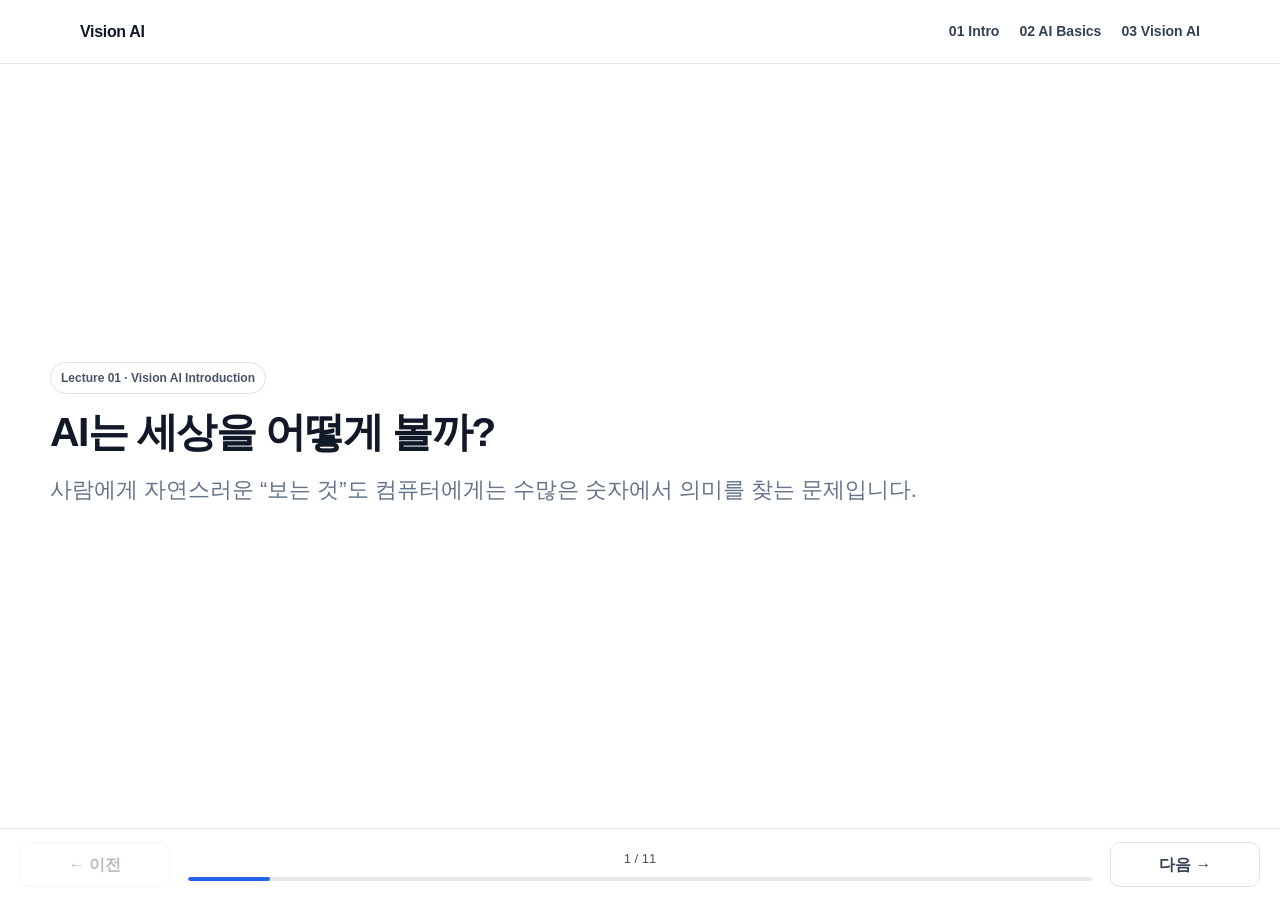
<file: index.html>
<!doctype html>
<html lang="ko">
<head>
  <meta charset="utf-8">
  <meta name="viewport" content="width=device-width, initial-scale=1">
  <title>Vision AI Study & Lecture</title>
  <meta http-equiv="refresh" content="0; url=./docs/intro.html">
  <link rel="canonical" href="./docs/intro.html">
  <script>
    window.location.replace("./docs/intro.html");
  </script>
</head>
<body>
  <p><a href="./docs/intro.html">Vision AI 강의자료 열기</a></p>
</body>
</html>
</file>
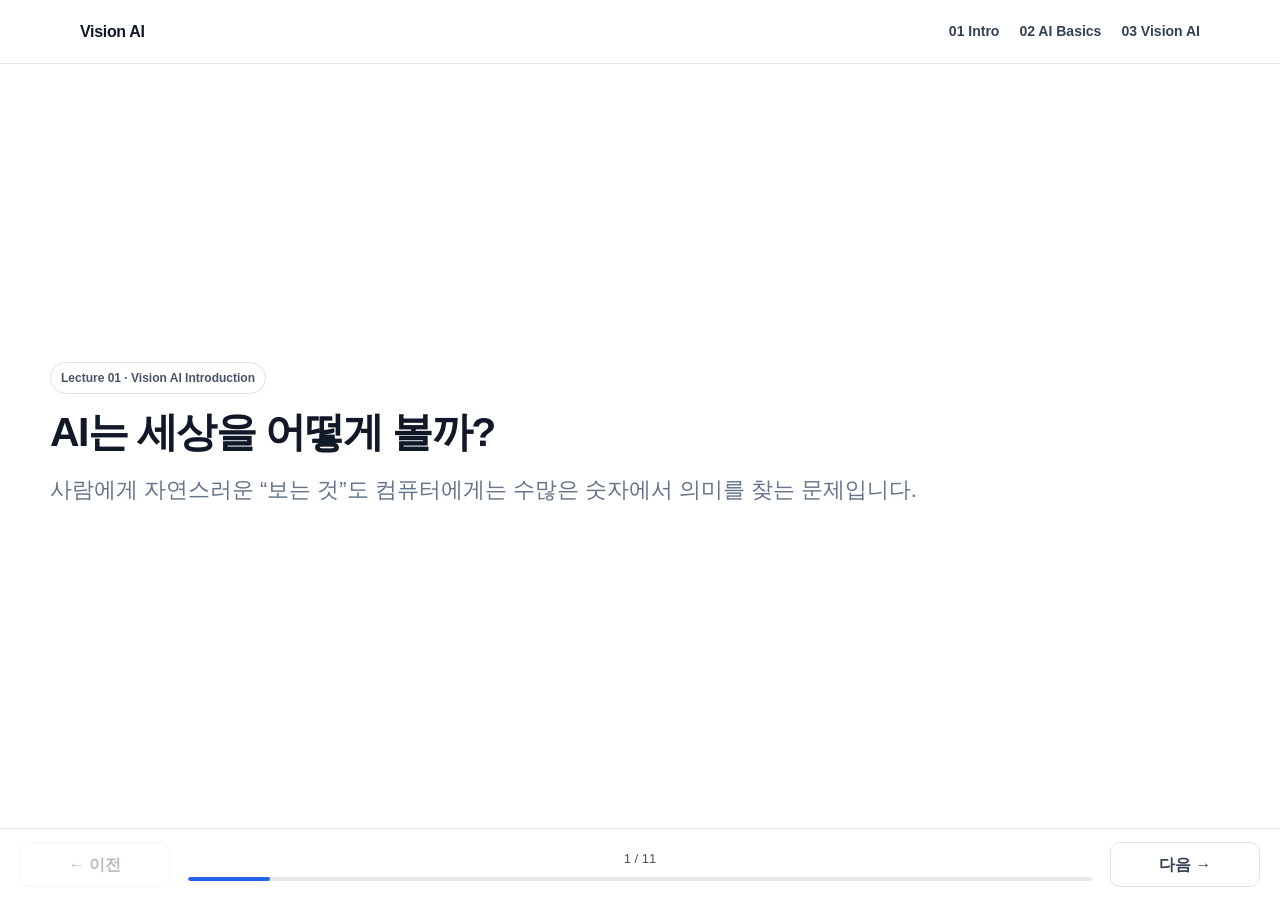
<file: docs/index.html>
<!doctype html>
<html lang="ko">
<head>
  <meta charset="utf-8">
  <meta name="viewport" content="width=device-width, initial-scale=1">
  <title>Vision AI Study & Lecture</title>
  <meta http-equiv="refresh" content="0; url=intro.html">
  <link rel="canonical" href="intro.html">
  <script>
    window.location.replace("intro.html");
  </script>
</head>
<body>
  <p><a href="intro.html">01. Vision AI 입문으로 이동</a></p>
</body>
</html>
</file>
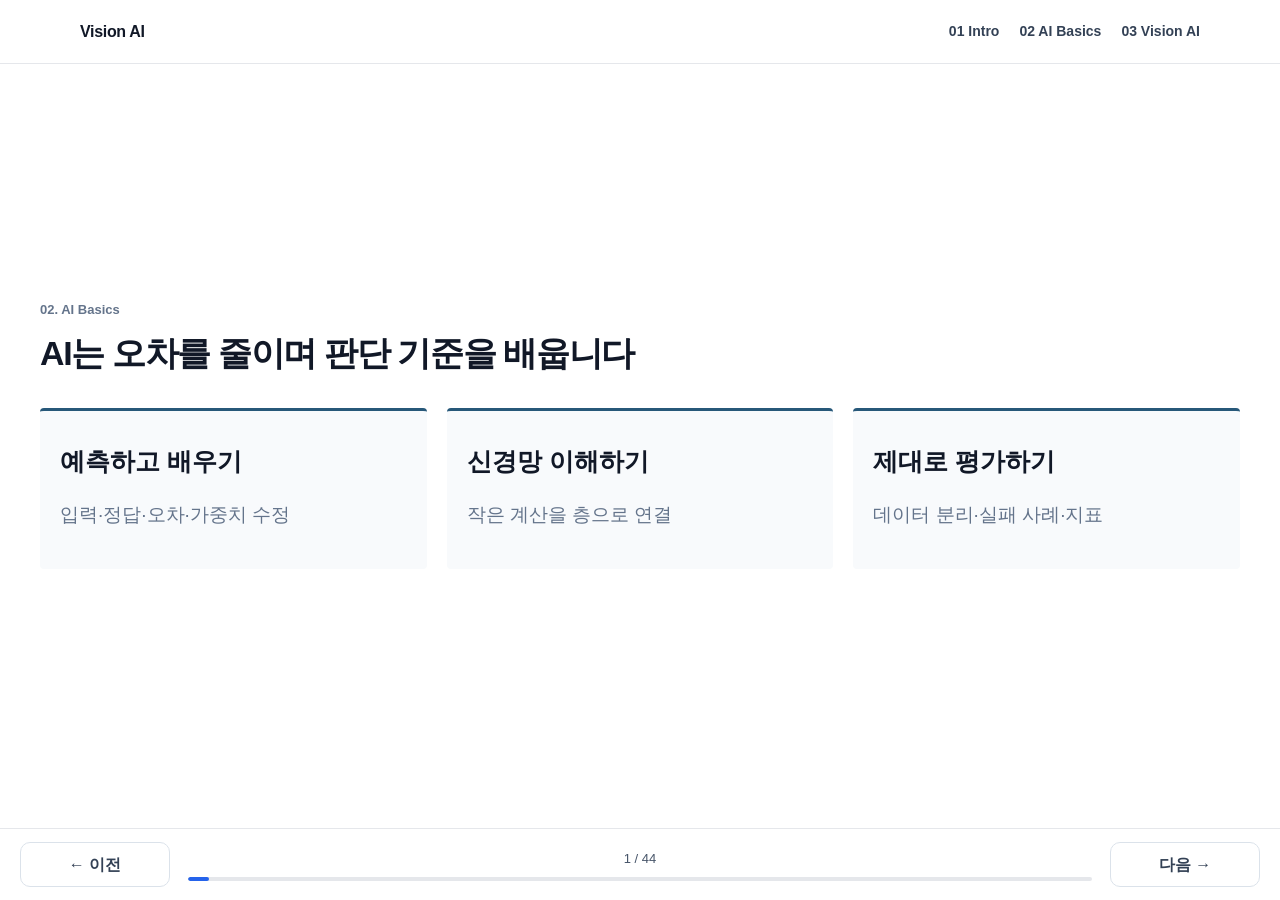
<file: docs/ai_basics.html>
<!doctype html>
<html lang="ko"><head><meta charset="utf-8">
<meta name="viewport" content="width=device-width, initial-scale=1">
<title>02. AI Basics</title>
<link rel="stylesheet" href="style.css">
<link rel="stylesheet" href="slide.css?v=generatedfigfit-20260927-27">
<link rel="stylesheet" href="lesson.css?v=professional-20261006-2">
<script src="slide.js?v=generatedfigfit-20260927-27" defer></script>
</head><body class="deck-page lesson-deck" data-prev-page="intro.html" data-next-page="vision_ai.html">
<header class="site-header"><nav class="nav"><a class="brand" href="intro.html">Vision AI</a>
<div class="nav-links"><a href="intro.html">01 Intro</a><a href="ai_basics.html">02 AI Basics</a>
<a href="vision_ai.html">03 Vision AI</a></div></nav></header>
<main class="deck" aria-live="polite">
<section class="slide active"><div class="slide-inner">
<div class="lesson-meta">02. AI Basics</div>
<h1 class="slide-title">AI는 오차를 줄이며 판단 기준을 배웁니다</h1>
<div class="lesson-outline"><article><strong>예측하고 배우기</strong><p>입력·정답·오차·가중치 수정</p></article><article><strong>신경망 이해하기</strong><p>작은 계산을 층으로 연결</p></article><article><strong>제대로 평가하기</strong><p>데이터 분리·실패 사례·지표</p></article></div></div></section>
<section class="slide" data-topic="AI의 범위" data-level="basic">
<div class="slide-inner"><div class="lesson-meta"><span>01 · AI의 범위</span>
<span class="lesson-level">기본 개념</span></div>
<h2 class="slide-title">AI·머신러닝·딥러닝은 어떻게 다를까요?</h2>
<p class="slide-subtitle">AI는 넓은 기술 영역입니다. 머신러닝은 데이터에서 배우고, 딥러닝은 여러 층의 신경망으로 학습합니다.</p>
<figure class="lesson-figure"><img src="assets/lesson/ai_methods_scope.svg?v=professional-20261006-2" alt="AI·머신러닝·딥러닝은 어떻게 다를까요?"></figure>
<p class="lesson-takeaway">Computer Vision(컴퓨터 비전)은 이미지·영상 문제를 다루는 분야입니다.</p></div></section>
<section class="slide" data-topic="규칙과 학습" data-level="basic">
<div class="slide-inner"><div class="lesson-meta"><span>02 · 규칙과 학습</span>
<span class="lesson-level">기본 개념</span></div>
<h2 class="slide-title">판단 기준을 사람이 쓰거나, 데이터에서 배웁니다</h2>
<p class="slide-subtitle">규칙 기반은 사람이 조건을 정합니다. 학습 기반은 사진과 정답에서 판단 기준을 학습합니다.</p>
<figure class="lesson-figure"><img src="assets/lesson/rule_learning_comparison.svg?v=professional-20261006-2" alt="판단 기준을 사람이 쓰거나, 데이터에서 배웁니다"></figure>
<p class="lesson-takeaway">실제 시스템에서는 영상처리 규칙과 학습 모델을 함께 사용하기도 합니다.</p></div></section>
<section class="slide" data-topic="지도학습과 비지도학습" data-level="basic">
<div class="slide-inner"><div class="lesson-meta"><span>03 · 지도학습과 비지도학습</span>
<span class="lesson-level">기본 개념</span></div>
<h2 class="slide-title">지도학습과 비지도학습은 학습 목표가 다릅니다</h2>
<p class="slide-subtitle">지도학습은 사진과 정답을 함께 사용합니다. 비지도학습은 정답 이름표 없이 데이터의 공통 구조를 찾습니다.</p>
<figure class="lesson-figure"><img src="assets/lesson/learning_basic.svg?v=professional-20261006-2" alt="지도학습과 비지도학습은 학습 목표가 다릅니다"></figure>
<p class="lesson-takeaway">정답 Label(라벨)은 모델이 배워야 할 목표를 알려주는 데이터입니다.</p><p class="lesson-reference">사진: AI 생성 교육용 예시 · 실제 측정/실험 결과가 아님</p></div></section>
<section class="slide" data-topic="지도학습과 비지도학습" data-level="detail">
<div class="slide-inner"><div class="lesson-meta"><span>04 · 지도학습과 비지도학습</span>
<span class="lesson-level lesson-level--detail">상세 설명</span></div>
<h2 class="slide-title">사진을 숫자로 표현하면 경계와 군집으로 설명할 수 있습니다</h2>
<p class="slide-subtitle">Feature(특징)는 판단에 유용한 단서입니다. 특징 공간은 각 데이터를 그 단서들의 숫자로 배치한 공간입니다.</p>
<figure class="lesson-figure"><img src="assets/lesson/learning_detail.svg?v=professional-20261006-2" alt="사진을 숫자로 표현하면 경계와 군집으로 설명할 수 있습니다"></figure>
<p class="lesson-takeaway">점의 색은 지도학습의 정답, 오른쪽 원은 비슷한 데이터의 군집을 나타냅니다.</p><p class="lesson-reference">개념 참고: <a href="https://cs231n.github.io/" target="_blank" rel="noopener">Stanford CS231n</a> · 직접 재구성한 설명용 Figure</p></div></section>
<section class="slide" data-topic="분류와 회귀" data-level="basic">
<div class="slide-inner"><div class="lesson-meta"><span>05 · 분류와 회귀</span>
<span class="lesson-level">기본 개념</span></div>
<h2 class="slide-title">분류는 이름을, 회귀는 연속적인 숫자를 예측합니다</h2>
<p class="slide-subtitle">Classification(분류)은 사과·오렌지 같은 범주를, Regression(회귀)은 입력 숫자에서 3.6 같은 연속적인 값을 예측합니다.</p>
<figure class="lesson-figure"><img src="assets/lesson/classification_basic.svg?v=professional-20261006-2" alt="분류는 이름을, 회귀는 연속적인 숫자를 예측합니다"></figure>
<p class="lesson-takeaway">먼저 어떤 형태의 결과가 필요한지 정하면 학습 목표가 분명해집니다.</p></div></section>
<section class="slide" data-topic="분류의 출력" data-level="basic">
<div class="slide-inner"><div class="lesson-meta"><span>06 · 분류의 출력</span>
<span class="lesson-level">기본 개념</span></div>
<h2 class="slide-title">두 종류 또는 여러 종류 중에서 점수를 비교합니다</h2>
<p class="slide-subtitle">Binary Classification(이진 분류)은 두 Class, Multi-class Classification(다중 클래스 분류)은 세 개 이상을 구분합니다.</p>
<figure class="lesson-figure"><img src="assets/lesson/classification_outputs.svg?v=professional-20261006-2" alt="두 종류 또는 여러 종류 중에서 점수를 비교합니다"></figure>
<p class="lesson-takeaway">그림은 확률 형식의 점수 예시입니다. 높은 점수가 현실의 정확한 확률이나 정답을 보장하지는 않습니다.</p></div></section>
<section class="slide" data-topic="학습의 의미" data-level="basic">
<div class="slide-inner"><div class="lesson-meta"><span>07 · 학습의 의미</span>
<span class="lesson-level">기본 개념</span></div>
<h2 class="slide-title">학습은 예측 오차가 줄도록 계산 기준을 바꾸는 과정입니다</h2>
<p class="slide-subtitle">입력 x=2, 정답 y=4를 사용합니다. 모델 ŷ=w×x의 w를 바꾸면 같은 입력의 예측값이 달라집니다.</p>
<figure class="lesson-figure"><img src="assets/lesson/learning_update.svg?v=professional-20261006-2" alt="학습은 예측 오차가 줄도록 계산 기준을 바꾸는 과정입니다"></figure>
<p class="lesson-takeaway">여기서 w는 학습으로 바꾸는 가중치이고, Bias는 0으로 고정한 예시입니다.</p></div></section>
<section class="slide" data-topic="Loss" data-level="basic">
<div class="slide-inner"><div class="lesson-meta"><span>08 · Loss</span>
<span class="lesson-level">기본 개념</span></div>
<h2 class="slide-title">Loss는 예측과 정답의 차이를 학습용 숫자로 바꿉니다</h2>
<p class="slide-subtitle">정답 y=4를 고정하고 후보 예측 2·3.6·4를 비교합니다. 회귀용 제곱오차는 차이의 부호를 없애고, 큰 오차에 더 큰 Loss를 부여합니다.</p>
<figure class="lesson-figure"><img src="assets/lesson/loss_basic.svg?v=loss-optimizer-20261006-2" alt="Loss는 예측과 정답의 차이를 학습용 숫자로 바꿉니다"></figure>
<p class="lesson-takeaway">여러 샘플의 제곱오차를 평균하면 MSE(Mean Squared Error, 평균제곱오차)입니다. 문제에 따라 다른 Loss를 사용합니다.</p><p class="lesson-reference">개념 참고: <a href="https://cs231n.github.io/optimization-1/" target="_blank" rel="noopener">Stanford CS231n · Optimization</a> · 실제 계산한 단일 샘플 회귀 예시</p></div></section>
<section class="slide" data-topic="Gradient" data-level="basic">
<div class="slide-inner"><div class="lesson-meta"><span>09 · Gradient</span>
<span class="lesson-level">기본 개념</span></div>
<h2 class="slide-title">기울기는 가중치를 어느 방향으로 바꿀지 알려줍니다</h2>
<p class="slide-subtitle">입력 x=2와 정답 y=4는 고정하고, 가중치 w만 바꿉니다. 현재 w=1에서 기울기가 음수이므로, w를 조금 늘리면 Loss가 줄어듭니다.</p>
<figure class="lesson-figure"><img src="assets/lesson/gradient_basic.svg?v=loss-optimizer-20261006-2" alt="기울기는 가중치를 어느 방향으로 바꿀지 알려줍니다"></figure>
<p class="lesson-takeaway">가로축은 예측값이나 학습 시간이 아닌 가중치 w입니다. 이 곡선은 한 가중치를 사용하는 회귀 예시입니다.</p><p class="lesson-reference">개념 참고: <a href="https://cs231n.github.io/optimization-1/" target="_blank" rel="noopener">Stanford CS231n · Optimization</a> · 실제 계산한 단일 샘플 회귀 예시</p></div></section>
<section class="slide" data-topic="Gradient와 Learning Rate" data-level="detail">
<div class="slide-inner"><div class="lesson-meta"><span>10 · Gradient와 Learning Rate</span>
<span class="lesson-level lesson-level--detail">상세 설명</span></div>
<h2 class="slide-title">기울기 계산 → 가중치 수정 → Loss 재계산을 연결합니다</h2>
<p class="slide-subtitle">Gradient는 −8, Learning Rate(학습률) η는 0.1입니다. SGD(Stochastic Gradient Descent, 확률적 경사하강법)의 기본 갱신식으로 w를 1에서 1.8로 바꿉니다.</p>
<figure class="lesson-figure"><img src="assets/lesson/gradient_detail.svg?v=loss-optimizer-20261006-2" alt="기울기 계산 → 가중치 수정 → Loss 재계산을 연결합니다"></figure>
<p class="lesson-takeaway">같은 x=2에서 예측은 2 → 3.6, Loss는 4 → 0.16입니다. Bias는 0으로 고정하고 Momentum·Weight Decay는 사용하지 않습니다.</p><p class="lesson-reference">개념 참고: <a href="https://cs231n.github.io/optimization-1/" target="_blank" rel="noopener">Stanford CS231n · Optimization</a> · 실제 계산한 단일 샘플 회귀 예시</p></div></section>
<section class="slide" data-topic="Optimizer" data-level="basic">
<div class="slide-inner"><div class="lesson-meta"><span>11 · Optimizer</span>
<span class="lesson-level">기본 개념</span></div>
<h2 class="slide-title">같은 수정 규칙도 학습률에 따라 결과가 달라집니다</h2>
<p class="slide-subtitle">Optimizer(최적화 알고리즘)는 가중치의 갱신 규칙입니다. 여기서는 SGD를 고정하고 학습률 η만 0.025·0.1·0.3으로 바꿔 Loss 변화를 실제 계산했습니다.</p>
<figure class="lesson-figure"><img src="assets/lesson/optimizer_learning_rates.svg?v=loss-optimizer-20261006-2" alt="같은 수정 규칙도 학습률에 따라 결과가 달라집니다"></figure>
<p class="lesson-takeaway">Loss는 줄일 목표, Gradient는 변화율, Optimizer는 수정 규칙입니다. 적절한 학습률은 문제에 따라 다르며 0.1이 항상 최선인 것은 아닙니다.</p><p class="lesson-reference">개념 참고: <a href="https://cs231n.github.io/optimization-1/" target="_blank" rel="noopener">Stanford CS231n · Optimization</a> · 실제 계산한 단일 샘플 회귀 예시</p></div></section>
<section class="slide" data-topic="Training Loop" data-level="basic">
<div class="slide-inner"><div class="lesson-meta"><span>12 · Training Loop</span>
<span class="lesson-level">기본 개념</span></div>
<h2 class="slide-title">예측 → 오차 → Gradient → 수정을 반복합니다</h2>
<p class="slide-subtitle">Training(학습)은 한 번의 계산으로 끝나지 않습니다. 바뀐 가중치로 다음 예측을 계산하고 다시 오차를 줄입니다.</p>
<figure class="lesson-figure"><img src="assets/lesson/training_basic.svg?v=professional-20261006-2" alt="예측 → 오차 → Gradient → 수정을 반복합니다"></figure>
<p class="lesson-takeaway">Forward는 예측 계산, Backward는 Gradient 계산, Update는 가중치 수정입니다.</p></div></section>
<section class="slide" data-topic="Training과 Inference" data-level="basic">
<div class="slide-inner"><div class="lesson-meta"><span>13 · Training과 Inference</span>
<span class="lesson-level">기본 개념</span></div>
<h2 class="slide-title">배울 때는 Weight를 바꾸고, 사용할 때는 고정합니다</h2>
<p class="slide-subtitle">Inference(추론)는 학습된 모델에 새 입력을 넣어 결과를 얻는 과정입니다. 정답 없이도 예측할 수 있습니다.</p>
<figure class="lesson-figure"><img src="assets/lesson/training_inference_basic.svg?v=professional-20261006-2" alt="배울 때는 Weight를 바꾸고, 사용할 때는 고정합니다"></figure>
<p class="lesson-takeaway">추론 과정 자체는 새로운 데이터로 가중치를 학습하는 과정이 아닙니다.</p></div></section>
<section class="slide" data-topic="Perceptron" data-level="basic">
<div class="slide-inner"><div class="lesson-meta"><span>14 · Perceptron</span>
<span class="lesson-level">기본 개념</span></div>
<h2 class="slide-title">입력마다 가중치를 곱하고, 더해서 하나의 판정을 만듭니다</h2>
<p class="slide-subtitle">Perceptron(퍼셉트론)은 기본적인 신경 계산입니다. 아래 숫자는 밝기와 모양을 두 입력으로 놓은 설명용 예시입니다.</p>
<figure class="lesson-figure"><img src="assets/lesson/perceptron_basic.svg?v=professional-20261006-2" alt="입력마다 가중치를 곱하고, 더해서 하나의 판정을 만듭니다"></figure>
<p class="lesson-takeaway">Weight는 입력의 기여도를, Bias는 합계의 기준 위치를 조절합니다.</p></div></section>
<section class="slide" data-topic="Perceptron" data-level="detail">
<div class="slide-inner"><div class="lesson-meta"><span>15 · Perceptron</span>
<span class="lesson-level lesson-level--detail">상세 설명</span></div>
<h2 class="slide-title">입력·가중합·판정 함수를 계산 그래프로 연결합니다</h2>
<p class="slide-subtitle">z는 가중합, b는 Bias(편향) Parameter입니다. 여기서는 z≥0이면 1을 출력하는 임계값 판정을 사용합니다.</p>
<figure class="lesson-figure"><img src="assets/lesson/perceptron_detail.svg?v=professional-20261006-2" alt="입력·가중합·판정 함수를 계산 그래프로 연결합니다"></figure>
<p class="lesson-takeaway">가중치의 영향은 부호·절댓값과 입력의 크기를 함께 봐야 합니다.</p><p class="lesson-reference">개념 참고: <a href="https://cs231n.github.io/" target="_blank" rel="noopener">Stanford CS231n</a> · 직접 재구성한 설명용 Figure</p></div></section>
<section class="slide" data-topic="Parameter와 Hyperparameter" data-level="basic">
<div class="slide-inner"><div class="lesson-meta"><span>16 · Parameter와 Hyperparameter</span>
<span class="lesson-level">기본 개념</span></div>
<h2 class="slide-title">모델이 배우는 값과, 학습을 설정하는 값은 다릅니다</h2>
<p class="slide-subtitle">Parameter(파라미터)는 Weight·Bias처럼 학습하는 값입니다. Hyperparameter(하이퍼파라미터)는 학습률·Batch 크기 등 설정입니다.</p>
<figure class="lesson-figure"><img src="assets/lesson/parameters_basic.svg?v=professional-20261006-2" alt="모델이 배우는 값과, 학습을 설정하는 값은 다릅니다"></figure>
<p class="lesson-takeaway">Bias Parameter와 데이터가 한쪽으로 치우쳤다는 의미의 Data Bias는 다른 개념입니다.</p></div></section>
<section class="slide" data-topic="AND와 XOR" data-level="basic">
<div class="slide-inner"><div class="lesson-meta"><span>17 · AND와 XOR</span>
<span class="lesson-level">기본 개념</span></div>
<h2 class="slide-title">하나의 직선으로 나눌 수 없는 문제도 있습니다</h2>
<p class="slide-subtitle">AND는 두 입력 모두 1일 때만 1입니다. XOR는 두 입력이 서로 다를 때 1입니다. 파란 점은 출력 1, 흰 점은 출력 0입니다.</p>
<figure class="lesson-figure"><img src="assets/lesson/and_xor.svg?v=professional-20261006-2" alt="하나의 직선으로 나눌 수 없는 문제도 있습니다"></figure>
<p class="lesson-takeaway">AND의 경계는 x₁+x₂=1.5입니다. XOR의 파란 점 두 개는 직선 하나로 분리할 수 없습니다.</p></div></section>
<section class="slide" data-topic="Neural Network" data-level="basic">
<div class="slide-inner"><div class="lesson-meta"><span>18 · Neural Network</span>
<span class="lesson-level">기본 개념</span></div>
<h2 class="slide-title">여러 계산을 Layer로 연결하면 신경망이 됩니다</h2>
<p class="slide-subtitle">Neural Network(신경망)의 각 Layer(층)는 앞에서 받은 숫자를 조합해 다음 층으로 전달합니다.</p>
<figure class="lesson-figure"><img src="assets/lesson/network_basic.svg?v=professional-20261006-2" alt="여러 계산을 Layer로 연결하면 신경망이 됩니다"></figure>
<p class="lesson-takeaway">그림의 노드·연결은 계산 구조를 나타내며, 실제 모델의 뉴런 수와는 다릅니다. 사진 1장을 입력하는 예시입니다.</p><p class="lesson-reference">사진: AI 생성 교육용 예시 · 실제 측정/실험 결과가 아님</p></div></section>
<section class="slide" data-topic="Activation" data-level="basic">
<div class="slide-inner"><div class="lesson-meta"><span>19 · Activation</span>
<span class="lesson-level">기본 개념</span></div>
<h2 class="slide-title">Layer를 쌓을 때 비선형 계산도 필요합니다</h2>
<p class="slide-subtitle">Activation Function(활성화 함수)은 계산에 비선형성을 넣습니다. ReLU(Rectified Linear Unit)는 음수를 0으로, 양수를 그대로 전달합니다.</p>
<figure class="lesson-figure"><img src="assets/lesson/activation_basic.svg?v=professional-20261006-2" alt="Layer를 쌓을 때 비선형 계산도 필요합니다"></figure>
<p class="lesson-takeaway">ReLU: f(x)=max(0,x). 여러 비선형 계산을 조합하면 더 복잡한 경계를 표현할 수 있습니다.</p></div></section>
<section class="slide" data-topic="선형 Layer의 한계" data-level="detail">
<div class="slide-inner"><div class="lesson-meta"><span>20 · 선형 Layer의 한계</span>
<span class="lesson-level lesson-level--detail">상세 설명</span></div>
<h2 class="slide-title">비선형성이 없으면 여러 Layer도 하나로 합쳐집니다</h2>
<p class="slide-subtitle">Linear Layer 사이에 활성화 함수가 없으면 전체 계산은 하나의 Affine Transformation(선형 계산+편향)으로 표현됩니다.</p>
<figure class="lesson-figure"><img src="assets/lesson/context_linear_layers_collapse.svg?v=professional-20261006-2" alt="비선형성이 없으면 여러 Layer도 하나로 합쳐집니다"></figure>
<p class="lesson-takeaway">깊이만 늘린다고 XOR 같은 문제를 해결하는 비선형 표현력이 생기지는 않습니다.</p><p class="lesson-reference">개념 참고: <a href="https://cs231n.github.io/" target="_blank" rel="noopener">Stanford CS231n</a> · 직접 재구성한 설명용 Figure</p></div></section>
<section class="slide" data-topic="특징 학습" data-level="basic">
<div class="slide-inner"><div class="lesson-meta"><span>21 · 특징 학습</span>
<span class="lesson-level">기본 개념</span></div>
<h2 class="slide-title">딥러닝은 특징을 만드는 계산도 학습합니다</h2>
<p class="slide-subtitle">전통적 ML의 한 예는 사람이 특징을 설계한 뒤 분류기를 학습합니다. 딥러닝은 특징 층과 분류 층을 함께 학습할 수 있습니다.</p>
<figure class="lesson-figure"><img src="assets/lesson/survey_feature_learning.svg?v=survey-20261006-2" alt="딥러닝은 특징을 만드는 계산도 학습합니다"></figure>
<p class="lesson-takeaway">자동 특징 학습도 데이터·정답·학습 목표의 설계가 필요합니다. 모든 ML 방법을 이 비교로 나눌 수는 없습니다.</p><p class="lesson-reference">참고: <a href="https://link.springer.com/article/10.1186/s40537-021-00444-8" target="_blank" rel="noopener">Alzubaidi et al. (2021) · Fig. 3 · 특징 학습</a> · <a href="https://www.nature.com/articles/nature14539" target="_blank" rel="noopener">LeCun et al. (2015)</a> · 강의용 재구성</p></div></section>
<section class="slide" data-topic="Feature와 Representation" data-level="basic">
<div class="slide-inner"><div class="lesson-meta"><span>22 · Feature와 Representation</span>
<span class="lesson-level">기본 개념</span></div>
<h2 class="slide-title">이미지 숫자는 판단에 유용한 내부 표현으로 바뀝니다</h2>
<p class="slide-subtitle">Feature는 유용한 단서, Representation(표현)은 그 단서를 담은 내부 숫자입니다. 경계·부분 형태는 직관을 위한 예시입니다.</p>
<figure class="lesson-figure"><img src="assets/lesson/hierarchy_professional.svg?v=professional-20261006-2" alt="이미지 숫자는 판단에 유용한 내부 표현으로 바뀝니다"></figure>
<p class="lesson-takeaway">실제 Channel 하나가 항상 사람이 이름 붙인 특징 하나와 대응하는 것은 아닙니다.</p><p class="lesson-reference">사진: AI 생성 교육용 예시 · 실제 측정/실험 결과가 아님</p></div></section>
<section class="slide" data-topic="Backpropagation" data-level="basic">
<div class="slide-inner"><div class="lesson-meta"><span>23 · Backpropagation</span>
<span class="lesson-level">기본 개념</span></div>
<h2 class="slide-title">오차에서 각 가중치의 Gradient를 뒤로 계산합니다</h2>
<p class="slide-subtitle">Backpropagation(역전파)은 출력의 오차가 각 가중치에 얼마나 민감한지 계산합니다. 가중치 수정은 Optimizer가 수행합니다.</p>
<figure class="lesson-figure"><img src="assets/lesson/context_backpropagation_visual.svg?v=professional-20261006-2" alt="오차에서 각 가중치의 Gradient를 뒤로 계산합니다"></figure>
<p class="lesson-takeaway">오차를 뒤로 보내는 그림은 Gradient 계산 흐름을 표현합니다.</p></div></section>
<section class="slide" data-topic="Backpropagation" data-level="detail">
<div class="slide-inner"><div class="lesson-meta"><span>24 · Backpropagation</span>
<span class="lesson-level lesson-level--detail">상세 설명</span></div>
<h2 class="slide-title">Chain Rule로 각 Parameter의 변화율을 계산합니다</h2>
<p class="slide-subtitle">같은 x=2, y=4 예제에 Bias를 추가합니다. w=1, b=0에서 가중치와 Bias의 Gradient를 계산합니다.</p>
<figure class="lesson-figure"><img src="assets/lesson/backprop_detail.svg?v=professional-20261006-2" alt="Chain Rule로 각 Parameter의 변화율을 계산합니다"></figure>
<p class="lesson-takeaway">이 장에서는 w와 b를 모두 학습합니다. 앞의 Gradient 예제에서는 b를 0으로 고정했습니다.</p><p class="lesson-reference">개념 참고: <a href="https://cs231n.github.io/" target="_blank" rel="noopener">Stanford CS231n</a> · 직접 재구성한 설명용 Figure</p></div></section>
<section class="slide" data-topic="Batch·Iteration·Epoch" data-level="basic">
<div class="slide-inner"><div class="lesson-meta"><span>25 · Batch·Iteration·Epoch</span>
<span class="lesson-level">기본 개념</span></div>
<h2 class="slide-title">데이터를 작은 묶음으로 나누어 반복해서 봅니다</h2>
<p class="slide-subtitle">Batch는 한 번에 처리하는 묶음, Iteration은 보통 한 묶음의 처리, Epoch은 학습 데이터 전체를 한 번 보는 주기입니다.</p>
<figure class="lesson-figure"><img src="assets/lesson/context_batch_epoch.svg?v=professional-20261006-2" alt="데이터를 작은 묶음으로 나누어 반복해서 봅니다"></figure>
<p class="lesson-takeaway">이미지 10장, batch_size=4, 마지막 묶음을 버리지 않으면 4+4+2의 3번 처리가 1 Epoch입니다.</p></div></section>
<section class="slide" data-topic="Dataset" data-level="basic">
<div class="slide-inner"><div class="lesson-meta"><span>26 · Dataset</span>
<span class="lesson-level">기본 개념</span></div>
<h2 class="slide-title">데이터는 실제 사용할 조건을 대표해야 합니다</h2>
<p class="slide-subtitle">Dataset(데이터셋)은 학습·평가에 사용하는 데이터 모음입니다. 조명·크기·배경·설비·시간대와 일관된 정답 기준을 확인합니다.</p>
<figure class="lesson-figure"><img src="assets/lesson/capture_conditions.svg?v=professional-20261006-2" alt="데이터는 실제 사용할 조건을 대표해야 합니다"></figure>
<p class="lesson-takeaway">특정 배경만 정답과 함께 반복되면, 모델이 물체 대신 배경으로 판단할 수 있습니다.</p><p class="lesson-reference">사진: AI 생성 교육용 예시 · 실제 측정/실험 결과가 아님</p></div></section>
<section class="slide" data-topic="데이터 분리" data-level="basic">
<div class="slide-inner"><div class="lesson-meta"><span>27 · 데이터 분리</span>
<span class="lesson-level">기본 개념</span></div>
<h2 class="slide-title">학습·모델 선택·최종 평가의 데이터를 나눕니다</h2>
<p class="slide-subtitle">Train은 가중치 학습, Validation은 모델·설정·Threshold 선택, Test는 최종 일반화 평가에 사용합니다.</p>
<figure class="lesson-figure"><img src="assets/lesson/context_dataset_split.svg?v=professional-20261006-2" alt="학습·모델 선택·최종 평가의 데이터를 나눕니다"></figure>
<p class="lesson-takeaway">예: 1,000장의 70/15/15 분리. 비율보다 서로 독립적인 평가 데이터 확보가 중요합니다.</p></div></section>
<section class="slide" data-topic="Group Split" data-level="basic">
<div class="slide-inner"><div class="lesson-meta"><span>28 · Group Split</span>
<span class="lesson-level">기본 개념</span></div>
<h2 class="slide-title">같은 영상의 비슷한 Frame은 통째로 분리합니다</h2>
<p class="slide-subtitle">연관된 샘플을 묶은 단위를 Group(그룹)이라고 합니다. 평가하려는 새 조건에 맞춰 영상·설비·대상 등을 분리 기준으로 정합니다.</p>
<figure class="lesson-figure"><img src="assets/lesson/context_group_split_visual.svg?v=professional-20261006-2" alt="같은 영상의 비슷한 Frame은 통째로 분리합니다"></figure>
<p class="lesson-takeaway">새 영상 성능은 영상 단위, 새 설비 성능은 설비 단위 분리가 필요할 수 있습니다.</p></div></section>
<section class="slide" data-topic="Data Leakage" data-level="basic">
<div class="slide-inner"><div class="lesson-meta"><span>29 · Data Leakage</span>
<span class="lesson-level">기본 개념</span></div>
<h2 class="slide-title">평가 데이터의 정보가 학습·선택에 새어들면 점수가 왜곡됩니다</h2>
<p class="slide-subtitle">Data Leakage(데이터 누수)는 평가 때 몰라야 할 정보를 사용한 경우입니다. 중복 장면·전체 데이터 통계·반복적인 Test 선택을 점검합니다.</p>
<figure class="lesson-figure"><img src="assets/lesson/context_data_leakage_visual.svg?v=professional-20261006-2" alt="평가 데이터의 정보가 학습·선택에 새어들면 점수가 왜곡됩니다"></figure>
<p class="lesson-takeaway">학습하는 전처리 통계는 Train에서 계산합니다. 미리 정한 255 나누기는 통계를 학습하는 과정이 아닙니다.</p></div></section>
<section class="slide" data-topic="전처리" data-level="basic">
<div class="slide-inner"><div class="lesson-meta"><span>30 · 전처리</span>
<span class="lesson-level">기본 개념</span></div>
<h2 class="slide-title">모델이 기대하는 크기·값 범위·채널 순서를 맞춥니다</h2>
<p class="slide-subtitle">Preprocessing(전처리)은 입력 형식을 맞추는 과정입니다. 1920×1080을 640×640으로 맞출 때는 Resize·Crop·Padding의 차이를 고려합니다.</p>
<figure class="lesson-figure"><img src="assets/lesson/preprocess_basic.svg?v=professional-20261006-2" alt="모델이 기대하는 크기·값 범위·채널 순서를 맞춥니다"></figure>
<p class="lesson-takeaway">RGB/BGR, 0~255/정규화 값, HWC/CHW를 확인하고 Train·Inference의 기본 규칙을 맞춥니다.</p></div></section>
<section class="slide" data-topic="Data Augmentation" data-level="basic">
<div class="slide-inner"><div class="lesson-meta"><span>31 · Data Augmentation</span>
<span class="lesson-level">기본 개념</span></div>
<h2 class="slide-title">의미를 유지하는 변화를 학습 중에 보여줍니다</h2>
<p class="slide-subtitle">Data Augmentation(데이터 증강)은 밝기·회전·가림 같은 변화를 적용하는 방법입니다. 현실적인 변화 범위와 정답 유지 여부를 확인합니다.</p>
<figure class="lesson-figure"><img src="assets/lesson/augmentation_basic.svg?v=professional-20261006-2" alt="의미를 유지하는 변화를 학습 중에 보여줍니다"></figure>
<p class="lesson-takeaway">검출·분할에서는 이미지와 Box·Mask에 같은 공간 변환을 적용해야 합니다.</p></div></section>
<section class="slide" data-topic="Overfitting" data-level="basic">
<div class="slide-inner"><div class="lesson-meta"><span>32 · Overfitting</span>
<span class="lesson-level">기본 개념</span></div>
<h2 class="slide-title">Train에서 잘하는 것과 새 데이터에서 잘하는 것은 다릅니다</h2>
<p class="slide-subtitle">Overfitting(과적합)은 학습 데이터에 지나치게 맞춰 새 데이터 성능이 떨어지는 현상입니다. Validation 추세와 실패 사례를 함께 봅니다.</p>
<figure class="lesson-figure"><img src="assets/lesson/context_overfit_leakage.svg?v=professional-20261006-2" alt="Train에서 잘하는 것과 새 데이터에서 잘하는 것은 다릅니다"></figure>
<p class="lesson-takeaway">Generalization(일반화)은 직접 학습하지 않은 데이터에서도 성능을 유지하는 능력입니다.</p></div></section>
<section class="slide" data-topic="과적합 대응" data-level="basic">
<div class="slide-inner"><div class="lesson-meta"><span>33 · 과적합 대응</span>
<span class="lesson-level">기본 개념</span></div>
<h2 class="slide-title">새 데이터에서도 잘하도록 학습을 조절합니다</h2>
<p class="slide-subtitle">증강·Dropout·Early Stopping은 서로 다른 방식으로 과적합을 줄입니다. 각 방법의 효과는 Validation에서 비교합니다.</p>
<figure class="lesson-figure"><img src="assets/lesson/survey_regularization.svg?v=survey-20261006-1" alt="새 데이터에서도 잘하도록 학습을 조절합니다"></figure>
<p class="lesson-takeaway">Early Stopping은 Validation을 사용합니다. 증강 강도와 Dropout 확률을 높인다고 항상 성능이 좋아지는 것은 아닙니다.</p><p class="lesson-reference">참고: <a href="https://link.springer.com/article/10.1186/s40537-021-00444-8" target="_blank" rel="noopener">Alzubaidi et al. (2021) · Regularization</a> · <a href="https://jmlr.org/papers/v15/srivastava14a.html" target="_blank" rel="noopener">Dropout 원 논문</a> · 강의용 재구성</p></div></section>
<section class="slide" data-topic="K-Fold" data-level="detail">
<div class="slide-inner"><div class="lesson-meta"><span>34 · K-Fold</span>
<span class="lesson-level lesson-level--detail">상세 설명</span></div>
<h2 class="slide-title">평가 대상을 바꾸어 성능의 변동도 확인합니다</h2>
<p class="slide-subtitle">K-Fold Cross Validation(교차검증)은 데이터 부분집합을 번갈아 Validation으로 사용하며 모델을 각각 새로 학습합니다.</p>
<figure class="lesson-figure"><img src="assets/lesson/context_kfold_visual.svg?v=professional-20261006-2" alt="평가 대상을 바꾸어 성능의 변동도 확인합니다"></figure>
<p class="lesson-takeaway">같은 원본을 공유하는 샘플은 Group K-Fold로 분리하고, 최종 Test는 별도로 유지합니다.</p><p class="lesson-reference">개념 참고: <a href="https://cs231n.github.io/" target="_blank" rel="noopener">Stanford CS231n</a> · 직접 재구성한 설명용 Figure</p></div></section>
<section class="slide" data-topic="Threshold" data-level="basic">
<div class="slide-inner"><div class="lesson-meta"><span>35 · Threshold</span>
<span class="lesson-level">기본 개념</span></div>
<h2 class="slide-title">점수에 기준을 적용하면 실제 판정이 됩니다</h2>
<p class="slide-subtitle">Threshold(임계값)는 불량으로 판정할 점수 기준입니다. 예: 불량 점수 0.82는 기준 0.5에서 불량으로 판정합니다.</p>
<figure class="lesson-figure"><img src="assets/lesson/threshold_basic.svg?v=professional-20261006-2" alt="점수에 기준을 적용하면 실제 판정이 됩니다"></figure>
<p class="lesson-takeaway">기준을 바꾸면 찾는 불량과 오알람 수가 달라집니다. 기준은 Validation에서 선택합니다.</p></div></section>
<section class="slide" data-topic="Confusion Matrix" data-level="basic">
<div class="slide-inner"><div class="lesson-meta"><span>36 · Confusion Matrix</span>
<span class="lesson-level">기본 개념</span></div>
<h2 class="slide-title">정답과 판정을 비교해 네 가지 결과를 셉니다</h2>
<p class="slide-subtitle">Confusion Matrix(혼동행렬)는 TP·FN·FP·TN을 구분합니다. 실제 불량 20개 중 18개를 찾고, 정상 80개 중 4개를 잘못 알린 예시입니다.</p>
<figure class="lesson-figure"><img src="assets/lesson/confusion_counts.svg?v=professional-20261006-2" alt="정답과 판정을 비교해 네 가지 결과를 셉니다"></figure>
<p class="lesson-takeaway">TP: 찾은 불량 / FN: 놓친 불량 / FP: 오알람 / TN: 정상 통과.</p></div></section>
<section class="slide" data-topic="Precision과 Recall" data-level="basic">
<div class="slide-inner"><div class="lesson-meta"><span>37 · Precision과 Recall</span>
<span class="lesson-level">기본 개념</span></div>
<h2 class="slide-title">알람의 정확성과 불량을 찾는 비율을 구분합니다</h2>
<p class="slide-subtitle">Precision은 불량이라 알린 것 중 진짜 불량의 비율, Recall은 실제 불량 중 찾아낸 비율입니다.</p>
<figure class="lesson-figure"><img src="assets/lesson/precision_recall.svg?v=professional-20261006-2" alt="알람의 정확성과 불량을 찾는 비율을 구분합니다"></figure>
<p class="lesson-takeaway">같은 모델도 임계값에 따라 Precision·Recall이 달라질 수 있습니다.</p></div></section>
<section class="slide" data-topic="Accuracy와 F1" data-level="detail">
<div class="slide-inner"><div class="lesson-meta"><span>38 · Accuracy와 F1</span>
<span class="lesson-level lesson-level--detail">상세 설명</span></div>
<h2 class="slide-title">전체 정답률과 Precision·Recall의 균형을 함께 봅니다</h2>
<p class="slide-subtitle">Accuracy는 전체 중 맞춘 비율입니다. F1은 Precision과 Recall의 조화평균이며 두 지표가 모두 높아야 높아집니다.</p>
<figure class="lesson-figure"><img src="assets/lesson/accuracy_f1.svg?v=professional-20261006-2" alt="전체 정답률과 Precision·Recall의 균형을 함께 봅니다"></figure>
<p class="lesson-takeaway">불량이 1%인 데이터에서 모두 정상으로 예측해도 Accuracy는 99%이지만 Recall은 0%입니다.</p><p class="lesson-reference">개념 참고: <a href="https://cs231n.github.io/" target="_blank" rel="noopener">Stanford CS231n</a> · 직접 재구성한 설명용 Figure</p></div></section>
<section class="slide" data-topic="클래스 불균형" data-level="basic">
<div class="slide-inner"><div class="lesson-meta"><span>39 · 클래스 불균형</span>
<span class="lesson-level">기본 개념</span></div>
<h2 class="slide-title">불량이 적을수록 학습과 평가를 함께 점검합니다</h2>
<p class="slide-subtitle">정상 95장·불량 5장처럼 Class 수가 다르면 소수 Class의 오류가 가려질 수 있습니다.</p>
<figure class="lesson-figure"><img src="assets/lesson/survey_class_imbalance.svg?v=survey-20261006-1" alt="불량이 적을수록 학습과 평가를 함께 점검합니다"></figure>
<p class="lesson-takeaway">Test를 인위적으로 균형화하지 않고 운영 분포에서 확인합니다. 불량 Recall뿐 아니라 Precision과 오알람도 함께 봅니다.</p><p class="lesson-reference">참고: <a href="https://link.springer.com/article/10.1186/s40537-021-00444-8" target="_blank" rel="noopener">Alzubaidi et al. (2021) · Imbalanced data</a> · <a href="https://docs.pytorch.org/docs/stable/generated/torch.nn.CrossEntropyLoss.html" target="_blank" rel="noopener">클래스별 Loss 가중치</a> · 강의용 재구성</p></div></section>
<section class="slide" data-topic="Loss와 Metric" data-level="basic">
<div class="slide-inner"><div class="lesson-meta"><span>40 · Loss와 Metric</span>
<span class="lesson-level">기본 개념</span></div>
<h2 class="slide-title">학습할 때 줄이는 값과, 평가할 때 보는 값은 역할이 다릅니다</h2>
<p class="slide-subtitle">Loss는 가중치를 갱신하는 목적함수입니다. Metric(평가지표)은 실제 문제에서 성능을 해석하고 비교하는 기준입니다.</p>
<figure class="lesson-figure"><img src="assets/lesson/loss_metric_basic.svg?v=professional-20261006-2" alt="학습할 때 줄이는 값과, 평가할 때 보는 값은 역할이 다릅니다"></figure>
<p class="lesson-takeaway">Loss가 줄었다고 원하는 Metric이나 운영 성능이 항상 개선되는 것은 아닙니다.</p></div></section>
<section class="slide" data-topic="분류용 Loss" data-level="detail">
<div class="slide-inner"><div class="lesson-meta"><span>41 · 분류용 Loss</span>
<span class="lesson-level lesson-level--detail">상세 설명</span></div>
<h2 class="slide-title">분류에서는 정답 클래스의 확률을 이용할 수 있습니다</h2>
<p class="slide-subtitle">Cross-entropy(교차 엔트로피)는 정답 클래스에 낮은 확률을 주면 큰 Loss를 부여합니다. 회귀에서 사용한 제곱오차와 구분합니다.</p>
<figure class="lesson-figure"><img src="assets/lesson/survey_classification_loss.svg?v=survey-20261006-1" alt="분류에서는 정답 클래스의 확률을 이용할 수 있습니다"></figure>
<p class="lesson-takeaway">단일 정답·단일 샘플에서 L=−ln(p정답)입니다. PyTorch CrossEntropyLoss에는 Softmax 확률 대신 원래 Logit(정규화 전 점수)을 입력합니다.</p><p class="lesson-reference">참고: <a href="https://link.springer.com/article/10.1186/s40537-021-00444-8" target="_blank" rel="noopener">Alzubaidi et al. (2021) · CNN layers · Loss</a> · <a href="https://docs.pytorch.org/docs/stable/generated/torch.nn.CrossEntropyLoss.html" target="_blank" rel="noopener">PyTorch CrossEntropyLoss</a> · 강의용 재구성</p></div></section>
<section class="slide" data-topic="Shortcut Learning" data-level="basic">
<div class="slide-inner"><div class="lesson-meta"><span>42 · Shortcut Learning</span>
<span class="lesson-level">기본 개념</span></div>
<h2 class="slide-title">모델이 우리가 원한 단서를 사용했는지도 확인합니다</h2>
<p class="slide-subtitle">Shortcut Learning(지름길 학습)은 물체 형태 대신 배경처럼 쉬운 단서로 정답을 맞추는 현상입니다.</p>
<figure class="lesson-figure"><img src="assets/lesson/shortcut_professional.svg?v=professional-20261006-2" alt="모델이 우리가 원한 단서를 사용했는지도 확인합니다"></figure>
<p class="lesson-takeaway">Leakage는 정보가 새는 문제, Shortcut은 입력의 원치 않는 상관관계를 이용하는 문제입니다.</p><p class="lesson-reference">사진: AI 생성 교육용 예시 · 실제 측정/실험 결과가 아님</p></div></section>
<section class="slide" data-topic="개발과 운영" data-level="basic">
<div class="slide-inner"><div class="lesson-meta"><span>43 · 개발과 운영</span>
<span class="lesson-level">기본 개념</span></div>
<h2 class="slide-title">운영의 실패 사례를 다음 데이터와 학습에 연결합니다</h2>
<p class="slide-subtitle">배포 후에도 조명·설비·제품 조건이 바뀔 수 있습니다. 실패 이미지를 모으고 정답 기준과 평가 조건을 다시 확인합니다.</p>
<figure class="lesson-figure"><img src="assets/lesson/workflow_basic.svg?v=professional-20261006-2" alt="운영의 실패 사례를 다음 데이터와 학습에 연결합니다"></figure>
<p class="lesson-takeaway">데이터 수집 → 학습 → 평가 → 배포 → 관찰을 반복하며 개선합니다.</p></div></section>
</main><div class="deck-controls"><div class="deck-controls-inner">
<button class="deck-button" type="button" data-slide-prev>← 이전</button>
<div class="deck-status"><span class="deck-counter"><span data-slide-current>1</span> / <span data-slide-total>1</span></span>
<div class="deck-progress"><div class="deck-progress-bar" data-slide-progress></div></div></div>
<button class="deck-button" type="button" data-slide-next>다음 →</button></div></div></body></html>
</file>
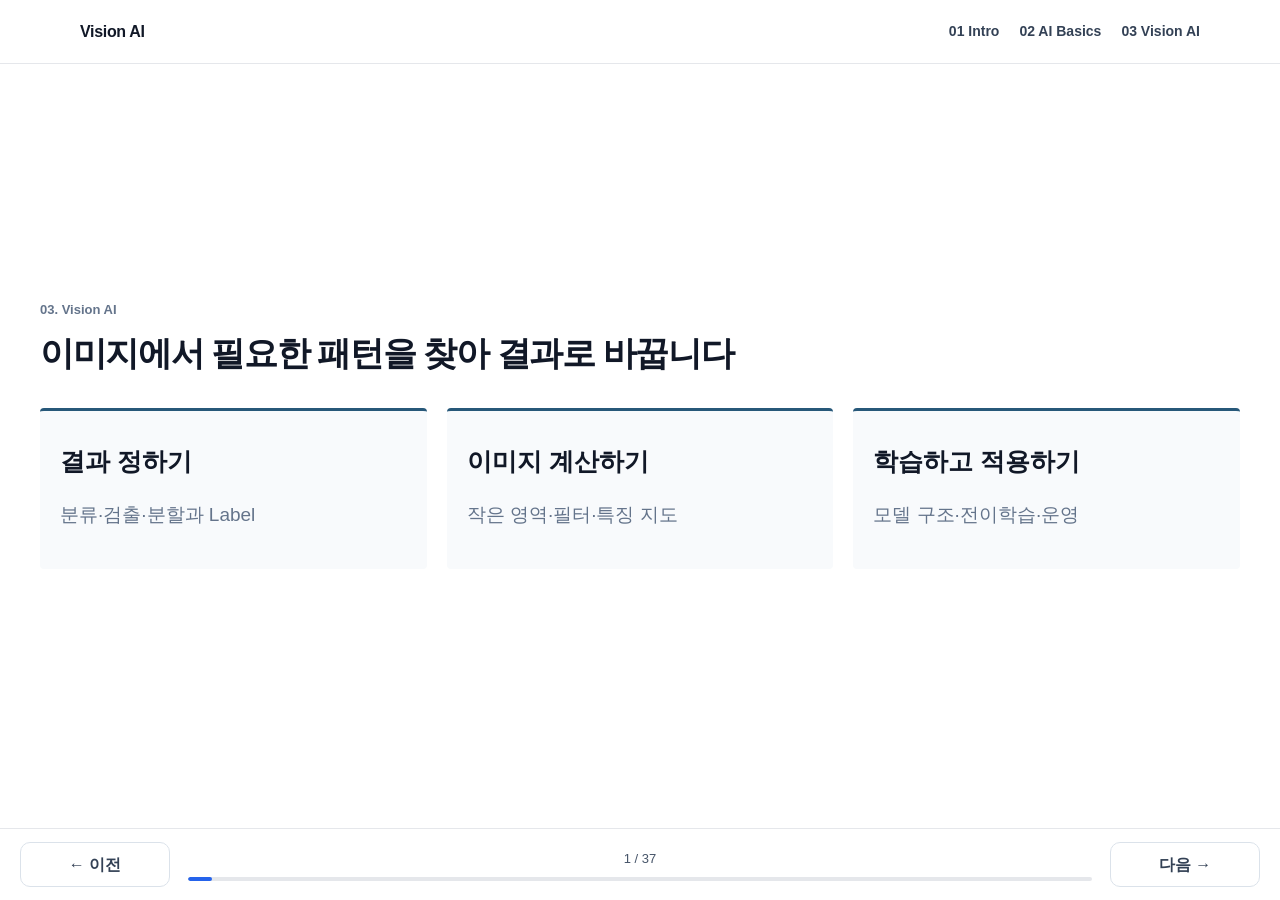
<file: docs/cnn.html>
<!doctype html>
<html lang="ko">
<head>
  <meta charset="utf-8">
  <meta http-equiv="refresh" content="0; url=vision_ai.html">
  <title>Vision AI</title>
  <script>window.location.replace("vision_ai.html");</script>
</head>
<body><p><a href="vision_ai.html">03. Vision AI 강의로 이동</a></p></body>
</html>
</file>
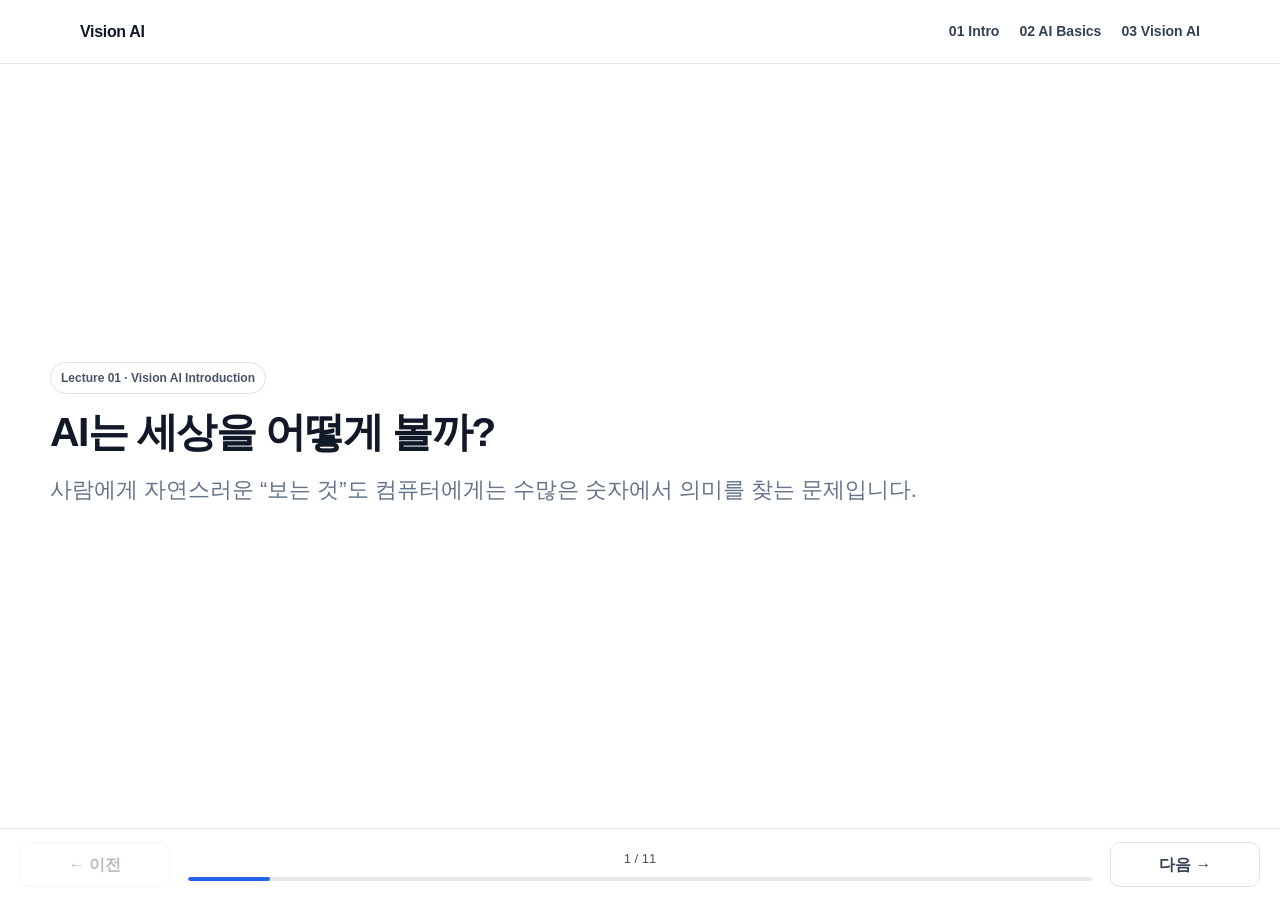
<file: docs/intro.html>
<!doctype html>
<html lang="ko">
<head>
  <meta charset="utf-8">
  <meta name="viewport" content="width=device-width, initial-scale=1">
  <title>01. Vision AI 입문</title>
  <link rel="stylesheet" href="style.css">
  <link rel="stylesheet" href="slide.css?v=generatedfigfit-20260927-27">
  <script src="slide.js?v=generatedfigfit-20260927-27" defer></script>
</head>
<body class="deck-page" data-next-page="ai_basics.html">
<header class="site-header">
  <nav class="nav">
    <a class="brand" href="intro.html">Vision AI</a>
    <div class="nav-links">
      <a href="intro.html">01 Intro</a>
      <a href="ai_basics.html">02 AI Basics</a>
      <a href="vision_ai.html">03 Vision AI</a>
    </div>
  </nav>
</header>

<main class="deck" aria-live="polite">
<section class="slide active">
    <div class="slide-inner slide-hero">
      <span class="chapter-chip">Lecture 01 · Vision AI Introduction</span>
      <h1 class="slide-title">AI는 세상을 어떻게 볼까?</h1>
      <p class="slide-subtitle">
        사람에게 자연스러운 “보는 것”도 컴퓨터에게는 수많은 숫자에서 의미를 찾는 문제입니다.
      </p>
    </div>
  </section>

<section class="slide">
    <div class="slide-inner">
      <h2 class="slide-title intro-question-title">이 이미지는 무엇으로 보이나요?</h2>
      <div class="intro-visual intro-question-visual">
        <div class="apple-photo-frame apple-photo-frame--hero">
          <img
            src="assets/vision_task_apple_reference.jpg?v=generatedfigfit-20260927-27"
            alt="붉은 사과 예시 이미지"
          >
        </div>
        <p class="intro-visual-caption">
          우리는 픽셀 값을 하나씩 계산하지 않아도 거의 즉시 “사과”라는 의미를 인식합니다.
        </p>
      </div>
    </div>
  </section>

<section class="slide">
  <div class="slide-inner">
    <span class="slide-number">3</span>
    <h2 class="slide-title">같은 숫자를 밝기로 표현하면 사진의 형태가 나타납니다</h2>
    <p class="slide-subtitle">흑백 사진을 48×32 Pixel로 축소합니다. 중앙의 숫자와 오른쪽 밝기 영상은 같은 값과 같은 위치를 사용합니다.</p>
    <div class="figure figure--generated-lecture">
      <a href="assets/intro_grayscale_values.svg?v=gray-20261007-2" target="_blank" rel="noopener" title="숫자 행렬 확대 보기">
        <img src="assets/intro_grayscale_values.svg?v=gray-20261007-2" alt="흑백 사과 사진, 흰 배경의 1536개 밝기 숫자, 동일한 크기로 밝기를 표현한 48×32 Pixel 영상">
      </a>
    </div>
    <div class="callout"><strong>핵심:</strong> 컴퓨터 입력은 숫자 배열입니다. 흑백 영상은 Pixel마다 밝기 값 하나를 가지며, 이 예시는 <code>32 × 48 × 1</code>입니다.</div>
  </div>
</section>

<section class="slide">
  <div class="slide-inner">
    <span class="slide-number">2</span>
    <h2 class="slide-title">화면에서 크게 보인다고 실제로 더 큰 물체라는 뜻은 아닙니다</h2>
    <p class="slide-subtitle">단일 RGB Image에는 2D Pixel 위치와 색은 있지만, 실제 거리와 실제 크기가 직접 기록되어 있지 않습니다.</p>
    <div class="figure figure--generated-lecture">
      <img src="assets/generated/lecture/intro_perspective.webp?v=generatedfigfit-20260927-27" alt="카메라 가까운 고양이가 크게 보이고 멀리 있는 사람이 작게 보이는 원근감 예시">
    </div>
    <div class="callout"><strong>2D Pixel 크기 ≠ 실제 물체 크기.</strong> 사람은 원근감과 장면 맥락을 함께 사용하지만, AI는 이런 관계를 데이터에서 학습해야 합니다.</div>
  </div>
</section>

<section class="slide">
    <div class="slide-inner">
      <span class="slide-number">3</span>
      <h2 class="slide-title">Pixel 하나는 “위치 + R · G · B 값”입니다</h2>
      <p class="slide-subtitle">
        Pixel은 이미지의 한 위치입니다. 일반적인 8-bit RGB 이미지에서는 각 위치에
        Red · Green · Blue 세 값이 있고, 각 Channel 값은 보통 0~255 범위입니다.
      </p>

      <div class="intro-visual pixel-structure-visual">
        <article class="visual-panel pixel-photo-panel">
          <div class="apple-photo-frame apple-photo-frame--pixel">
            <img src="assets/vision_task_apple_reference.jpg?v=generatedfigfit-20260927-27" alt="픽셀 위치가 표시된 사과 사진">
            <span class="pixel-target" aria-hidden="true"></span>
            <span class="pixel-target-label">Pixel (x=590, y=225)</span>
          </div>
        </article>

        <div class="visual-flow-arrow" aria-hidden="true">→</div>

        <article class="visual-panel pixel-value-panel">
          <div class="visual-panel-heading">
            <span class="visual-panel-index">선택한 1 Pixel</span>
            <h3>image[y=225, x=590]</h3>
          </div>

          <div class="channel-value-list">
            <div><span class="channel-chip rgb-r">R</span><strong>98</strong><small>Red intensity</small></div>
            <div><span class="channel-chip rgb-g">G</span><strong>67</strong><small>Green intensity</small></div>
            <div><span class="channel-chip rgb-b">B</span><strong>38</strong><small>Blue intensity</small></div>
          </div>

          <div class="pixel-range-note">
            <span>8-bit Channel 값</span>
            <strong>0</strong>
            <div class="pixel-range-bar" aria-hidden="true"></div>
            <strong>255</strong>
            <small>값이 클수록 해당 색 Channel의 강도가 큽니다.</small>
          </div>

          <div class="image-shape">
            <span>실제 원본 이미지 크기</span>
            <strong>640 × 960 × 3</strong>
            <small>Height × Width × RGB Channel</small>
          </div>
        </article>
      </div>
    </div>
  </section>

<section class="slide">
    <div class="slide-inner">
      <span class="slide-number">4</span>
      <h2 class="slide-title">Signal과 Noise는 이미지 종류가 아니라 “판단 기준”입니다</h2>
      <p class="slide-subtitle">
        둘 다 컴퓨터에는 같은 Pixel 숫자로 들어옵니다.
        <strong>Signal</strong>은 현재 Task의 정답 판단에 반복적으로 도움이 되는 정보이고,
        <strong>Noise</strong>는 정답과 관계없이 우연히 섞이거나 흔들리는 변화입니다.
      </p>

      <div class="signal-task-context">
        <span>Example Task</span>
        <strong>“이 이미지가 사과인가?”</strong>
      </div>

      <div class="human-noise-compare">
        <article class="human-noise-panel">
          <div class="human-noise-label"><span>01</span><strong>Random variation</strong></div>
          <div class="human-noise-image" aria-label="무작위 Noise 이미지">
            <svg viewBox="0 0 600 360" preserveAspectRatio="none" role="img" aria-label="랜덤 노이즈">
              <defs>
                <filter id="largeNoiseOnlyFilter">
                  <feTurbulence type="fractalNoise" baseFrequency="0.92" numOctaves="4" seed="17" stitchTiles="stitch"/>
                  <feColorMatrix type="saturate" values="0"/>
                  <feComponentTransfer>
                    <feFuncR type="linear" slope="1.35" intercept="-0.16"/>
                    <feFuncG type="linear" slope="1.35" intercept="-0.16"/>
                    <feFuncB type="linear" slope="1.35" intercept="-0.16"/>
                  </feComponentTransfer>
                </filter>
              </defs>
              <rect width="600" height="360" fill="#7f8a99" filter="url(#largeNoiseOnlyFilter)"/>
            </svg>
          </div>
          <div class="human-view-note">
            <b>Noise에 가까움:</b> 사과 여부 판단에 도움이 되는 반복 구조가 없음
          </div>
        </article>

        <article class="human-noise-panel">
          <div class="human-noise-label"><span>02</span><strong>Signal + Noise</strong></div>
          <div class="human-noise-image human-noise-image--mixed">
            <img
              src="assets/vision_task_apple_reference.jpg?v=generatedfigfit-20260927-27"
              alt="무작위 변화가 섞인 사과 이미지"
            >
            <svg class="human-noise-overlay" viewBox="0 0 600 360" preserveAspectRatio="none" aria-hidden="true">
              <defs>
                <filter id="largeAppleNoiseFilter">
                  <feTurbulence type="fractalNoise" baseFrequency="1.08" numOctaves="5" seed="23" stitchTiles="stitch"/>
                  <feColorMatrix type="saturate" values="0"/>
                  <feComponentTransfer>
                    <feFuncR type="linear" slope="1.55" intercept="-0.18"/>
                    <feFuncG type="linear" slope="1.55" intercept="-0.18"/>
                    <feFuncB type="linear" slope="1.55" intercept="-0.18"/>
                  </feComponentTransfer>
                </filter>
              </defs>
              <rect width="600" height="360" fill="#fff" filter="url(#largeAppleNoiseFilter)"/>
            </svg>
          </div>
          <div class="human-view-note">
            <b>실제 입력:</b> 판단에 유용한 구조와 무관한 변화가 한 이미지에 함께 존재
          </div>
        </article>

        <article class="human-noise-panel">
          <div class="human-noise-label"><span>03</span><strong>Task-relevant pattern</strong></div>
          <div class="human-noise-image">
            <img
              src="assets/vision_task_apple_reference.jpg?v=generatedfigfit-20260927-27"
              alt="사과의 형태와 윤곽이 잘 보이는 이미지"
            >
          </div>
          <div class="human-view-note">
            <b>Signal에 가까움:</b> 사과의 윤곽 · 형태 · 질감처럼 정답 판단에 반복적으로 도움
          </div>
        </article>
      </div>

      <div class="signal-noise-summary">
        <div class="signal-noise-box signal-noise-box--signal">
          <span>Signal</span>
          <strong>Task와 관계 있는 Pattern</strong>
          <small>정답을 바꿔도 반복적으로 도움이 되는 정보</small>
        </div>
        <div class="signal-noise-box signal-noise-box--noise">
          <span>Noise</span>
          <strong>Task와 무관한 변화</strong>
          <small>센서 잡음 · 우연한 반사 · 불필요한 배경 변화 등</small>
        </div>
        <div class="signal-noise-goal">
          <span>Important</span>
          <strong>같은 정보도 Task가 달라지면 Signal / Noise의 역할이 달라질 수 있음</strong>
        </div>
      </div>
    </div>
  </section>

<section class="slide">
    <div class="slide-inner">
      <span class="slide-number">5</span>
      <h2 class="slide-title">같은 사과도 촬영 조건이 바뀌면 Pixel 값과 위치가 달라집니다</h2>
      <p class="slide-subtitle">
        사람에게는 같은 물체지만 조명·거리·방향·가림·초점·색 환경이 바뀌면
        컴퓨터가 받는 H × W × 3 숫자 배열은 크게 달라집니다.
      </p>

      <div class="intro-visual apple-variation-grid apple-variation-grid--dense">
        <article class="variation-card"><h3>원본</h3><div class="variation-image"><img src="assets/vision_task_apple_reference.jpg?v=generatedfigfit-20260927-27" alt="원본 사과"></div><p>기준 입력</p></article>
        <article class="variation-card"><h3>어두운 조명</h3><div class="variation-image variation-image--dark"><img src="assets/vision_task_apple_reference.jpg?v=generatedfigfit-20260927-27" alt="어두운 조명"></div><p>전체 밝기 값 감소</p></article>
        <article class="variation-card"><h3>강한 조명</h3><div class="variation-image variation-image--bright"><img src="assets/vision_task_apple_reference.jpg?v=generatedfigfit-20260927-27" alt="강한 조명"></div><p>하이라이트와 대비 변화</p></article>
        <article class="variation-card"><h3>방향 · 기울기</h3><div class="variation-image variation-image--view"><img src="assets/vision_task_apple_reference.jpg?v=generatedfigfit-20260927-27" alt="평면상 방향과 기울기 변화 예시"></div><p>Pixel 위치와 윤곽 배치 변화</p></article>
        <article class="variation-card"><h3>멀리 보임</h3><div class="variation-image variation-image--small"><img src="assets/vision_task_apple_reference.jpg?v=generatedfigfit-20260927-27" alt="작게 보이는 사과"></div><p>대상을 표현하는 Pixel 수 감소</p></article>
        <article class="variation-card"><h3>일부 가림</h3><div class="variation-image variation-image--occluded"><img src="assets/vision_task_apple_reference.jpg?v=generatedfigfit-20260927-27" alt="일부가 가려진 사과"><span class="occlusion-block" aria-hidden="true"></span></div><p>일부 특징이 입력에서 사라짐</p></article>
        <article class="variation-card"><h3>초점 흐림</h3><div class="variation-image variation-image--blur"><img src="assets/vision_task_apple_reference.jpg?v=generatedfigfit-20260927-27" alt="초점이 흐린 사과"></div><p>경계와 미세 질감 감소</p></article>
        <article class="variation-card"><h3>조명 색 · White Balance</h3><div class="variation-image variation-image--color-cast"><img src="assets/vision_task_apple_reference.jpg?v=generatedfigfit-20260927-27" alt="조명 색과 화이트밸런스 변화로 색이 달라진 사과"></div><p>R · G · B Channel 균형 변화</p></article>
      </div>

      <div class="variation-takeaway">
        <strong>사람: “여전히 같은 사과”</strong>
        <span>↔</span>
        <strong>컴퓨터 입력: 조건마다 다른 Pixel 배열</strong>
      </div>
    </div>
  </section>

<section class="slide">
    <div class="slide-inner">
      <span class="slide-number">6</span>
      <h2 class="slide-title">AI는 Pixel을 외우는 대신, 여러 조건에서 반복되는 Pattern을 배워야 합니다</h2>
      <p class="slide-subtitle">
        <strong>Generalization(일반화)</strong>은 학습에서 직접 보지 못한 조명·가림·초점 조건에서도
        같은 의미를 올바르게 판단하는 능력입니다.
      </p>

      <div class="generalization-visual">
        <article class="generalization-side">
          <span class="generalization-kicker">Training examples</span>
          <strong>학습에서 본 여러 조건</strong>
          <div class="generalization-thumbnails">
            <div><img src="assets/vision_task_apple_reference.jpg?v=generatedfigfit-20260927-27" alt="원본 사과"><small>원본</small></div>
            <div><img class="is-dark" src="assets/vision_task_apple_reference.jpg?v=generatedfigfit-20260927-27" alt="어두운 사과"><small>어두움</small></div>
            <div class="is-occluded"><img src="assets/vision_task_apple_reference.jpg?v=generatedfigfit-20260927-27" alt="일부 가려진 사과"><span aria-hidden="true"></span><small>가림</small></div>
          </div>
        </article>

        <div class="generalization-arrow" aria-hidden="true">→</div>

        <article class="generalization-core">
          <span class="generalization-kicker">Model learns</span>
          <strong>조건이 달라도 반복되는 공통 Pattern</strong>
          <div class="generalization-patterns">
            <span>윤곽</span>
            <span>형태</span>
            <span>색 · 질감</span>
            <span>부분 구조</span>
          </div>
          <small>정확한 Pixel 값을 외우는 것이 목표가 아님</small>
        </article>

        <div class="generalization-arrow" aria-hidden="true">→</div>

        <article class="generalization-side generalization-side--result">
          <span class="generalization-kicker">Unseen condition</span>
          <strong>처음 보는 조건에서도 같은 의미</strong>
          <div class="generalization-result-image">
            <img src="assets/vision_task_apple_reference.jpg?v=generatedfigfit-20260927-27" alt="처음 보는 흐린 조건의 사과">
          </div>
          <div class="generalization-prediction">Apple <b>0.97</b></div>
        </article>
      </div>

      <div class="generalization-takeaway">
        입력 Pixel은 달라도, 판단에 필요한 공통 Pattern이 유지되면 같은 의미로 판단할 수 있습니다.
      </div>
    </div>
  </section>

<section class="slide">
    <div class="slide-inner">
      <span class="slide-number">7</span>
      <h2 class="slide-title">Vision AI는 숫자 배열에서 필요한 Pattern을 찾아 결과로 바꿉니다</h2>
      <p class="slide-subtitle">
        입력은 Pixel 숫자이지만, 모델은 학습을 통해 경계·색·질감·형태 같은 Feature를 이용하고
        우리가 필요한 형태의 Output을 만듭니다.
      </p>

      <div class="camera-input-pipeline">
        <article class="pipeline-stage">
          <span class="pipeline-kicker">Camera</span>
          <div class="apple-photo-frame pipeline-photo"><img src="assets/vision_task_apple_reference.jpg?v=generatedfigfit-20260927-27" alt="카메라 RGB 입력 예시"></div>
          <strong>RGB 이미지</strong>
        </article>

        <div class="pipeline-arrow" aria-hidden="true">→</div>

        <article class="pipeline-stage pipeline-stage--tensor">
          <span class="pipeline-kicker">Computer input</span>
          <div class="pipeline-tensor-mini" aria-label="R G B 세 채널이 쌓인 입력 Tensor">
            <span class="pipeline-tensor-plane pipeline-tensor-plane--b">B</span>
            <span class="pipeline-tensor-plane pipeline-tensor-plane--g">G</span>
            <span class="pipeline-tensor-plane pipeline-tensor-plane--r">R</span>
          </div>
          <strong>H × W × 3 숫자 배열</strong>
        </article>

        <div class="pipeline-arrow" aria-hidden="true">→</div>

        <article class="pipeline-stage pipeline-stage--model">
          <span class="pipeline-kicker">Learned Feature</span>
          <div class="feature-layers"><span>경계</span><span>색</span><span>질감</span><span>형태</span></div>
          <strong>판단에 유용한 Pattern</strong>
        </article>

        <div class="pipeline-arrow" aria-hidden="true">→</div>

        <article class="pipeline-stage pipeline-stage--result">
          <span class="pipeline-kicker">Task output</span>
          <div class="task-output-stack">
            <div><span>C</span><b>Class</b><small>무엇인가?</small></div>
            <div><span>D</span><b>Box</b><small>어디에 있나?</small></div>
            <div><span>S</span><b>Mask</b><small>어느 Pixel인가?</small></div>
          </div>
          <strong>목적에 맞는 결과</strong>
        </article>
      </div>
    </div>
  </section>

<section class="slide">
  <div class="slide-inner">
    <span class="slide-number">8</span>
    <h2 class="slide-title">같은 장면도 Sensor가 다르면 컴퓨터가 받는 데이터가 달라집니다</h2>
    <p class="slide-subtitle">RGB Camera는 색과 질감, LiDAR는 거리와 3D 구조, IR Sensor/Camera는 적외선 강도나 열 정보를 측정합니다.</p>
    <div class="figure figure--generated-lecture">
      <img src="assets/generated/lecture/intro_sensor_modalities.webp?v=generatedfigfit-20260927-27" alt="RGB Camera, 로봇청소기 LiDAR 공간 스캔, IR 열화상을 비교한 강의용 그림">
    </div>
    <div class="callout"><strong>중요:</strong> Sensor 선택은 Model보다 먼저입니다. 무엇을 측정해야 문제를 해결할 수 있는지부터 정해야 합니다.</div>
  </div>
</section>

<section class="slide">
    <div class="slide-inner">
      <span class="slide-number">9</span>
      <h2 class="slide-title">우리는 이미 매일 Vision Sensor를 사용하고 있습니다</h2>
      <p class="slide-subtitle">
        스마트폰과 CCTV, 로봇청소기, 열화상 검사처럼 익숙한 제품에서도
        Sensor는 사람이 필요한 정보를 숫자로 바꿔 컴퓨터에 전달합니다.
      </p>

      <div class="sensor-life-trio">
        <article class="sensor-life-visual-card">
          <div class="sensor-life-crop sensor-life-crop--rgb">
            <img src="assets/generated/intro_sensor_everyday_hd.png?v=generatedfigfit-20260927-27" alt="스마트폰과 CCTV 등 RGB Camera 활용 장면">
          </div>
          <div class="sensor-life-visual-body">
            <div><strong>RGB Camera</strong><span>색 · 밝기 · 형태</span></div>
            <div class="sensor-generated-tags"><b>스마트폰</b><b>CCTV</b><b>블랙박스</b></div>
            <p>사람에게 익숙한 사진과 영상을 만들고, 객체나 상황을 인식하는 입력이 됩니다.</p>
          </div>
        </article>

        <article class="sensor-life-visual-card sensor-life-visual-card--lidar">
          <div class="sensor-life-image">
            <img src="assets/generated/intro_lidar_robot_vacuum_generated.svg?v=generatedfigfit-20260927-27" alt="로봇청소기가 LiDAR로 거실의 벽과 가구까지 거리를 스캔하는 장면">
          </div>
          <div class="sensor-life-visual-body">
            <div><strong>LiDAR</strong><span>거리 · 공간 구조</span></div>
            <div class="sensor-generated-tags"><b>로봇청소기</b><b>공간 맵핑</b></div>
            <p>벽과 가구까지의 거리를 측정해 방 구조를 파악하고 이동 경로를 만드는 데 활용됩니다.</p>
          </div>
        </article>

        <article class="sensor-life-visual-card">
          <div class="sensor-life-crop sensor-life-crop--ir">
            <img src="assets/generated/intro_sensor_everyday_hd.png?v=generatedfigfit-20260927-27" alt="열화상 검사와 비접촉 온도 측정 등 IR Sensor 활용 장면">
          </div>
          <div class="sensor-life-visual-body">
            <div><strong>IR Sensor / Camera</strong><span>적외선 · 열 정보</span></div>
            <div class="sensor-generated-tags"><b>열화상 검사</b><b>설비 발열</b><b>비접촉 온도</b></div>
            <p>눈에 보이지 않는 적외선 에너지로 온도 분포와 이상 발열을 확인할 수 있습니다.</p>
          </div>
        </article>
      </div>

      <div class="sensor-life-message">
        <strong>Vision AI의 시작은 “어떤 Sensor로 무엇을 측정할 것인가?”를 정하는 것</strong>
        <span>모델보다 먼저 입력 데이터의 의미를 이해해야 합니다.</span>
      </div>
    </div>
  </section>
</main>

<div class="deck-controls">
  <div class="deck-controls-inner">
    <button class="deck-button" type="button" data-slide-prev>← 이전</button>
    <div class="deck-status">
      <span class="deck-counter"><span data-slide-current>1</span> / <span data-slide-total>1</span></span>
      <div class="deck-progress"><div class="deck-progress-bar" data-slide-progress></div></div>
    </div>
    <button class="deck-button" type="button" data-slide-next>다음 →</button>
  </div>
</div>

<!-- Intro RGB tensor: values sampled from the displayed apple image -->
</body>
</html>
</file>
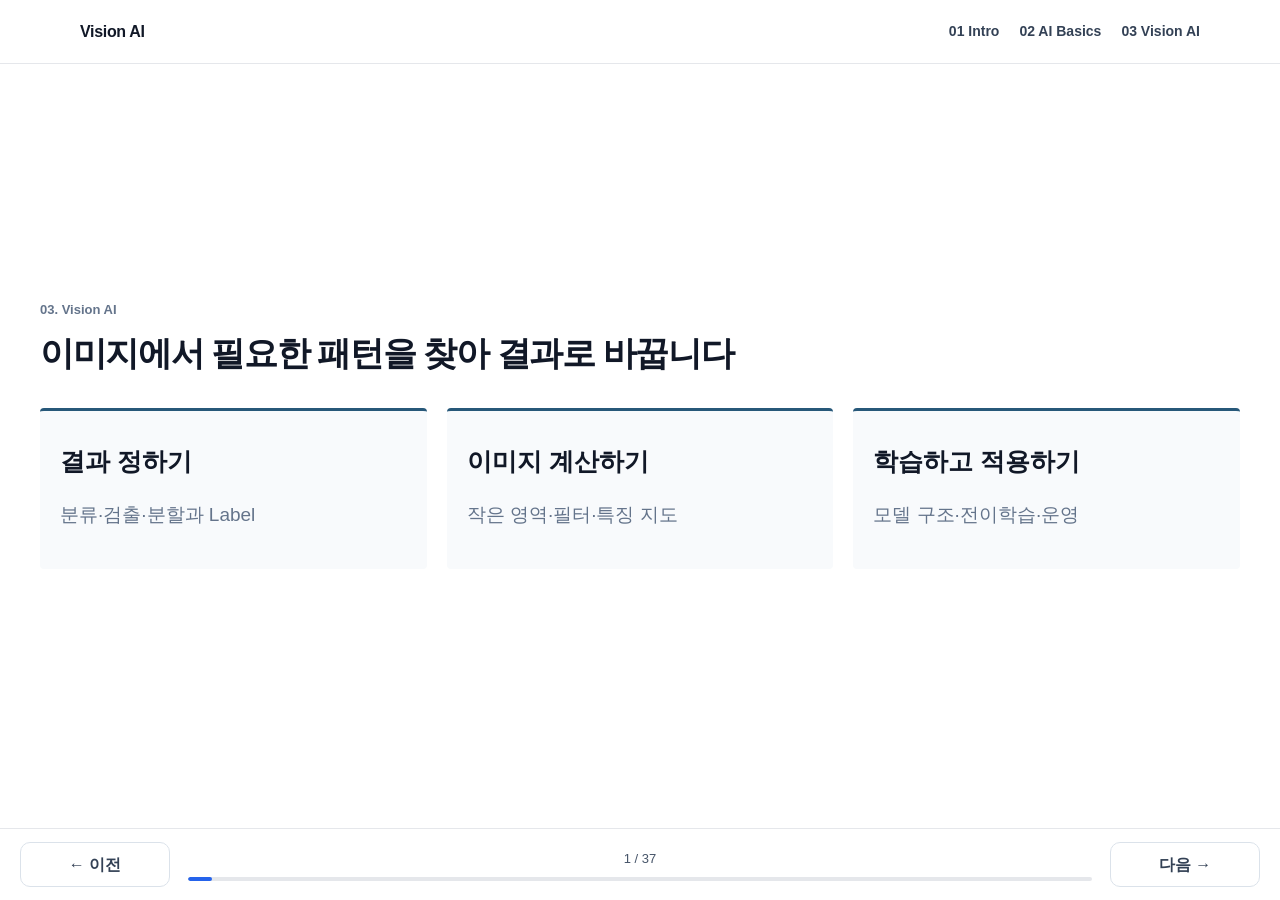
<file: docs/vision_ai.html>
<!doctype html>
<html lang="ko"><head><meta charset="utf-8">
<meta name="viewport" content="width=device-width, initial-scale=1">
<title>03. Vision AI</title>
<link rel="stylesheet" href="style.css">
<link rel="stylesheet" href="slide.css?v=generatedfigfit-20260927-27">
<link rel="stylesheet" href="lesson.css?v=professional-20261006-2">
<script src="slide.js?v=generatedfigfit-20260927-27" defer></script>
</head><body class="deck-page lesson-deck" data-prev-page="ai_basics.html" data-next-page="">
<header class="site-header"><nav class="nav"><a class="brand" href="intro.html">Vision AI</a>
<div class="nav-links"><a href="intro.html">01 Intro</a><a href="ai_basics.html">02 AI Basics</a>
<a href="vision_ai.html">03 Vision AI</a></div></nav></header>
<main class="deck" aria-live="polite">
<section class="slide active"><div class="slide-inner">
<div class="lesson-meta">03. Vision AI</div>
<h1 class="slide-title">이미지에서 필요한 패턴을 찾아 결과로 바꿉니다</h1>
<div class="lesson-outline"><article><strong>결과 정하기</strong><p>분류·검출·분할과 Label</p></article><article><strong>이미지 계산하기</strong><p>작은 영역·필터·특징 지도</p></article><article><strong>학습하고 적용하기</strong><p>모델 구조·전이학습·운영</p></article></div></div></section>
<section class="slide" data-topic="문제 정의" data-level="basic">
<div class="slide-inner"><div class="lesson-meta"><span>01 · 문제 정의</span>
<span class="lesson-level">기본 개념</span></div>
<h2 class="slide-title">필요한 결과부터 정하면 Vision Task가 정해집니다</h2>
<p class="slide-subtitle">이미지 전체가 불량인지, 결함이 어디에 있는지, 정확한 면적이 얼마인지에 따라 필요한 결과가 다릅니다.</p>
<figure class="lesson-figure"><img src="assets/lesson/context_vision_task_selection.svg?v=professional-20261006-2" alt="필요한 결과부터 정하면 Vision Task가 정해집니다"></figure>
<p class="lesson-takeaway">질문 → 결과 형태 → Task → Label → 평가 기준과 모델 순으로 연결합니다.</p></div></section>
<section class="slide" data-topic="Classification" data-level="basic">
<div class="slide-inner"><div class="lesson-meta"><span>02 · Classification</span>
<span class="lesson-level">기본 개념</span></div>
<h2 class="slide-title">이미지 전체의 상태나 종류를 예측합니다</h2>
<p class="slide-subtitle">Classification(분류)은 이미지 단위의 클래스와 점수를 출력합니다. 아래 예시는 사과 사진 전체의 불량 여부입니다.</p>
<figure class="lesson-figure"><img src="assets/lesson/context_task_classification.svg?v=professional-20261006-2" alt="이미지 전체의 상태나 종류를 예측합니다"></figure>
<p class="lesson-takeaway">이 예시는 단일 Label 분류입니다. 위치나 정확한 결함 영역은 출력하지 않습니다.</p></div></section>
<section class="slide" data-topic="Object Detection" data-level="basic">
<div class="slide-inner"><div class="lesson-meta"><span>03 · Object Detection</span>
<span class="lesson-level">기본 개념</span></div>
<h2 class="slide-title">객체나 결함의 위치를 사각형으로 찾습니다</h2>
<p class="slide-subtitle">Object Detection(객체 검출)은 클래스·Bounding Box(경계 상자)·점수를 출력합니다.</p>
<figure class="lesson-figure"><img src="assets/lesson/context_task_detection.svg?v=professional-20261006-2" alt="객체나 결함의 위치를 사각형으로 찾습니다"></figure>
<p class="lesson-takeaway">Box 내부 전체가 결함인 것은 아닙니다. 상자는 위치를 둘러싸는 표현입니다.</p></div></section>
<section class="slide" data-topic="Segmentation" data-level="basic">
<div class="slide-inner"><div class="lesson-meta"><span>04 · Segmentation</span>
<span class="lesson-level">기본 개념</span></div>
<h2 class="slide-title">어느 Pixel이 관심 영역인지 구분합니다</h2>
<p class="slide-subtitle">Segmentation(분할)은 Pixel별 클래스나 Mask(영역 표시)를 출력합니다. 아래 예시는 결함 영역입니다.</p>
<figure class="lesson-figure"><img src="assets/lesson/context_task_segmentation.svg?v=professional-20261006-2" alt="어느 Pixel이 관심 영역인지 구분합니다"></figure>
<p class="lesson-takeaway">형상·면적·경계가 필요하면 Box보다 Mask가 적합합니다.</p></div></section>
<section class="slide" data-topic="Label" data-level="basic">
<div class="slide-inner"><div class="lesson-meta"><span>05 · Label</span>
<span class="lesson-level">기본 개념</span></div>
<h2 class="slide-title">같은 사진이라도 Task가 바뀌면 정답 형태가 바뀝니다</h2>
<p class="slide-subtitle">분류는 이미지 클래스, 검출은 클래스와 Box, 분할은 Pixel Mask를 정답으로 사용합니다.</p>
<figure class="lesson-figure"><img src="assets/lesson/backbone_basic.svg?v=professional-20261006-2" alt="같은 사진이라도 Task가 바뀌면 정답 형태가 바뀝니다"></figure>
<p class="lesson-takeaway">여기서 결과 그림을 정답으로 작성한 것이 Label이고, 모델이 계산한 것이 Prediction입니다.</p></div></section>
<section class="slide" data-topic="IoU" data-level="basic">
<div class="slide-inner"><div class="lesson-meta"><span>06 · IoU</span>
<span class="lesson-level">기본 개념</span></div>
<h2 class="slide-title">위치와 영역은 정답과 얼마나 겹치는지 평가합니다</h2>
<p class="slide-subtitle">IoU(Intersection over Union, 교집합/합집합 비율)는 정답 영역과 예측 영역의 겹침 정도입니다.</p>
<figure class="lesson-figure"><img src="assets/lesson/context_iou_visual.svg?v=professional-20261006-2" alt="위치와 영역은 정답과 얼마나 겹치는지 평가합니다"></figure>
<p class="lesson-takeaway">완전 일치하면 1, 겹치는 영역이 없으면 0입니다.</p></div></section>
<section class="slide" data-topic="IoU" data-level="detail">
<div class="slide-inner"><div class="lesson-meta"><span>07 · IoU</span>
<span class="lesson-level lesson-level--detail">상세 설명</span></div>
<h2 class="slide-title">겹친 칸 수를 전체 합집합 칸 수로 나눕니다</h2>
<p class="slide-subtitle">정답 12칸과 예측 12칸이 4칸 겹치면, 합집합은 12+12−4=20칸입니다.</p>
<figure class="lesson-figure"><img src="assets/lesson/iou_detail.svg?v=professional-20261006-2" alt="겹친 칸 수를 전체 합집합 칸 수로 나눕니다"></figure>
<p class="lesson-takeaway">IoU = 4/20 = 0.2. 검출은 Box, 분할은 Mask의 영역으로 계산합니다.</p><p class="lesson-reference">개념 참고: <a href="https://cs231n.github.io/convolutional-networks/" target="_blank" rel="noopener">Stanford CS231n</a> · 직접 재구성한 설명용 Figure</p></div></section>
<section class="slide" data-topic="영상처리의 기본" data-level="basic">
<div class="slide-inner"><div class="lesson-meta"><span>08 · 영상처리의 기본</span>
<span class="lesson-level">기본 개념</span></div>
<h2 class="slide-title">한 Pixel을 바꿀 수도, 주변 Pixel을 함께 볼 수도 있습니다</h2>
<p class="slide-subtitle">영상처리는 밝기·잡음·경계 같은 이미지의 성질을 바꿉니다. 같은 사과 사진으로 두 연산을 비교합니다.</p>
<figure class="lesson-figure"><img src="assets/lesson/processing_point_neighborhood.svg?v=processing-20261006-1" alt="한 Pixel을 바꿀 수도, 주변 Pixel을 함께 볼 수도 있습니다"></figure>
<p class="lesson-takeaway">밝기 변환은 해당 Pixel 값으로 계산하고, 필터는 주변 값도 사용합니다. 이 연산 자체가 물체 이름을 예측하지는 않습니다.</p><p class="lesson-reference">참고: <a href="https://szeliski.org/Book/1stEdition.htm" target="_blank" rel="noopener">Szeliski · Ch. 3 §3.1–3.2</a> · 기존 AI 생성 사진 / 합성 데이터에 실제 연산 적용</p></div></section>
<section class="slide" data-topic="Gaussian 필터" data-level="basic">
<div class="slide-inner"><div class="lesson-meta"><span>09 · Gaussian 필터</span>
<span class="lesson-level">기본 개념</span></div>
<h2 class="slide-title">잡음을 줄이면 작은 변화도 함께 흐려질 수 있습니다</h2>
<p class="slide-subtitle">Gaussian(가우시안) 필터는 가까운 Pixel에 큰 가중치를 주어 평균합니다. σ(시그마)는 퍼짐의 정도를 정합니다.</p>
<figure class="lesson-figure"><img src="assets/lesson/processing_gaussian.svg?v=processing-20261006-1" alt="잡음을 줄이면 작은 변화도 함께 흐려질 수 있습니다"></figure>
<p class="lesson-takeaway">σ는 원본 Pixel 단위입니다. 잡음 감소와 작은 결함 보존을 함께 확인하고, 실제 Task의 평가 결과로 전처리를 선택합니다.</p><p class="lesson-reference">참고: <a href="https://szeliski.org/Book/1stEdition.htm" target="_blank" rel="noopener">Szeliski · Ch. 3 §3.2.2</a> · 기존 AI 생성 사진 / 합성 데이터에 실제 연산 적용</p></div></section>
<section class="slide" data-topic="평균 필터 계산" data-level="detail">
<div class="slide-inner"><div class="lesson-meta"><span>10 · 평균 필터 계산</span>
<span class="lesson-level lesson-level--detail">상세 설명</span></div>
<h2 class="slide-title">주변 9개 값을 평균해 출력 한 칸을 계산합니다</h2>
<p class="slide-subtitle">3×3 평균 필터의 각 가중치는 1/9입니다. 가운데의 큰 값 160도 주변 8개 값과 함께 계산합니다.</p>
<figure class="lesson-figure"><img src="assets/lesson/processing_mean_detail.svg?v=processing-20261006-1" alt="주변 9개 값을 평균해 출력 한 칸을 계산합니다"></figure>
<p class="lesson-takeaway">평균 필터는 사람이 정한 고정 가중치입니다. CNN은 같은 가중합 구조의 필터 값을 데이터에서 학습할 수 있습니다.</p><p class="lesson-reference">참고: <a href="https://szeliski.org/Book/1stEdition.htm" target="_blank" rel="noopener">Szeliski · Ch. 3 §3.2</a> · 기존 AI 생성 사진 / 합성 데이터에 실제 연산 적용</p></div></section>
<section class="slide" data-topic="중앙값 필터" data-level="basic">
<div class="slide-inner"><div class="lesson-meta"><span>11 · 중앙값 필터</span>
<span class="lesson-level">기본 개념</span></div>
<h2 class="slide-title">튀는 점 잡음에는 중앙값이 유용할 수 있습니다</h2>
<p class="slide-subtitle">Median(중앙값) 필터는 이웃 값을 정렬해 가운데 값을 선택합니다. 같은 점 잡음 입력에서 평균 필터와 비교합니다.</p>
<figure class="lesson-figure"><img src="assets/lesson/processing_median.svg?v=processing-20261006-1" alt="튀는 점 잡음에는 중앙값이 유용할 수 있습니다"></figure>
<p class="lesson-takeaway">중앙값은 선형 가중합이 아닌 비선형 연산입니다. 얇은 선이나 작은 결함도 없어질 수 있어 모든 잡음에 최선인 것은 아닙니다.</p><p class="lesson-reference">참고: <a href="https://szeliski.org/Book/1stEdition.htm" target="_blank" rel="noopener">Szeliski · Ch. 3 §3.3.1</a> · 기존 AI 생성 사진 / 합성 데이터에 실제 연산 적용</p></div></section>
<section class="slide" data-topic="영상 기울기" data-level="basic">
<div class="slide-inner"><div class="lesson-meta"><span>12 · 영상 기울기</span>
<span class="lesson-level">기본 개념</span></div>
<h2 class="slide-title">밝기가 급격히 바뀌는 위치에서 경계 단서를 얻습니다</h2>
<p class="slide-subtitle">Sobel(소벨) 필터로 좌우·상하 밝기 변화를 계산합니다. 부호 있는 값을 계산한 뒤 절댓값과 크기로 시각화합니다.</p>
<figure class="lesson-figure"><img src="assets/lesson/processing_gradient.svg?v=processing-20261006-1" alt="밝기가 급격히 바뀌는 위치에서 경계 단서를 얻습니다"></figure>
<p class="lesson-takeaway">두 기울기 그림은 같은 최대값으로 표시했습니다. 경계 반응은 밝기 변화의 단서이며, 그 자체가 물체나 결함의 정답은 아닙니다.</p><p class="lesson-reference">참고: <a href="https://szeliski.org/Book/1stEdition.htm" target="_blank" rel="noopener">Szeliski · Ch. 3 §3.2.1–3.2.2</a> · 기존 AI 생성 사진 / 합성 데이터에 실제 연산 적용</p></div></section>
<section class="slide" data-topic="Mask 후처리" data-level="basic">
<div class="slide-inner"><div class="lesson-meta"><span>13 · Mask 후처리</span>
<span class="lesson-level">기본 개념</span></div>
<h2 class="slide-title">작은 점 제거와 작은 구멍 메우기는 다른 연산입니다</h2>
<p class="slide-subtitle">Morphology(형태학)는 구조 요소로 Mask의 모양을 처리합니다. 침식은 1 영역을 줄이고, 팽창은 1 영역을 넓힙니다.</p>
<figure class="lesson-figure"><img src="assets/lesson/processing_morphology.svg?v=processing-20261006-1" alt="작은 점 제거와 작은 구멍 메우기는 다른 연산입니다"></figure>
<p class="lesson-takeaway">Opening·Closing은 원래 Mask를 각각 처리한 결과입니다. 작은 실제 결함이 지워지거나 가까운 영역이 붙을 수 있어 크기를 검증해야 합니다.</p><p class="lesson-reference">참고: <a href="https://szeliski.org/Book/1stEdition.htm" target="_blank" rel="noopener">Szeliski · Ch. 3 §3.3.2</a> · 기존 AI 생성 사진 / 합성 데이터에 실제 연산 적용</p></div></section>
<section class="slide" data-topic="이미지의 단서" data-level="basic">
<div class="slide-inner"><div class="lesson-meta"><span>14 · 이미지의 단서</span>
<span class="lesson-level">기본 개념</span></div>
<h2 class="slide-title">작은 영역의 경계·밝기 변화를 먼저 살펴봅니다</h2>
<p class="slide-subtitle">이미지에서는 가까운 Pixel의 배치가 중요합니다. 작은 영역의 반응을 여러 위치에서 계산하면 패턴이 있는 위치를 알 수 있습니다.</p>
<figure class="lesson-figure"><img src="assets/lesson/cnn_local_basic.svg?v=professional-20261006-2" alt="작은 영역의 경계·밝기 변화를 먼저 살펴봅니다"></figure>
<p class="lesson-takeaway">Patch는 이미지의 작은 영역, Feature Map은 위치별 반응값을 모은 지도입니다.</p></div></section>
<section class="slide" data-topic="CNN" data-level="basic">
<div class="slide-inner"><div class="lesson-meta"><span>15 · CNN</span>
<span class="lesson-level">기본 개념</span></div>
<h2 class="slide-title">CNN은 작은 영역을 보고 같은 가중치를 재사용합니다</h2>
<p class="slide-subtitle">Convolutional Neural Network(합성곱 신경망)는 지역 연결과 가중치 공유로 이미지의 공간적 패턴을 계산합니다.</p>
<figure class="lesson-figure"><img src="assets/lesson/context_cnn_why_local.svg?v=professional-20261006-2" alt="CNN은 작은 영역을 보고 같은 가중치를 재사용합니다"></figure>
<p class="lesson-takeaway">Flatten은 값과 순서를 유지하지만, 완전연결층에는 공간 이웃 관계와 가중치 공유가 명시되어 있지 않습니다.</p></div></section>
<section class="slide" data-topic="Kernel" data-level="basic">
<div class="slide-inner"><div class="lesson-meta"><span>16 · Kernel</span>
<span class="lesson-level">기본 개념</span></div>
<h2 class="slide-title">같은 필터도 이미지 영역에 따라 반응이 달라집니다</h2>
<p class="slide-subtitle">Kernel 또는 Filter(커널·필터)는 작은 가중치 배열입니다. 세로 밝기 변화가 있는 영역과 평평한 영역의 반응을 비교합니다.</p>
<figure class="lesson-figure"><img src="assets/lesson/kernel_basic.svg?v=professional-20261006-2" alt="같은 필터도 이미지 영역에 따라 반응이 달라집니다"></figure>
<p class="lesson-takeaway">그림은 사람이 정한 경계 필터 예시입니다. CNN의 필터 값은 학습으로 정해집니다.</p></div></section>
<section class="slide" data-topic="Convolution" data-level="detail">
<div class="slide-inner"><div class="lesson-meta"><span>17 · Convolution</span>
<span class="lesson-level lesson-level--detail">상세 설명</span></div>
<h2 class="slide-title">같은 위치끼리 곱하고 더해 출력 한 칸을 만듭니다</h2>
<p class="slide-subtitle">입력의 3×3 영역과 필터를 곱해 합산하고, 필터를 옮겨 다음 칸을 계산합니다. 모든 출력은 실제 계산한 값입니다.</p>
<figure class="lesson-figure"><img src="assets/lesson/convolution_detail.svg?v=professional-20261006-2" alt="같은 위치끼리 곱하고 더해 출력 한 칸을 만듭니다"></figure>
<p class="lesson-takeaway">이 장은 한 채널·Bias 0 예시입니다. 일반적인 딥러닝 Conv는 필터를 뒤집지 않는 Cross-correlation 연산입니다.</p><p class="lesson-reference">개념 참고: <a href="https://cs231n.github.io/convolutional-networks/" target="_blank" rel="noopener">Stanford CS231n</a> · 직접 재구성한 설명용 Figure</p></div></section>
<section class="slide" data-topic="Feature Map" data-level="basic">
<div class="slide-inner"><div class="lesson-meta"><span>18 · Feature Map</span>
<span class="lesson-level">기본 개념</span></div>
<h2 class="slide-title">반응값을 위치대로 모으면 특징 지도가 됩니다</h2>
<p class="slide-subtitle">서로 다른 필터는 서로 다른 위치에서 반응합니다. 여러 반응 지도를 쌓은 것이 출력 Channel(채널)입니다.</p>
<figure class="lesson-figure"><img src="assets/lesson/feature_basic.svg?v=professional-20261006-2" alt="반응값을 위치대로 모으면 특징 지도가 됩니다"></figure>
<p class="lesson-takeaway">이 그림은 설명용 예시입니다. 실제 학습된 Channel의 의미는 항상 사람이 이름 붙일 수 있지는 않습니다.</p></div></section>
<section class="slide" data-topic="Feature Map과 Channel" data-level="detail">
<div class="slide-inner"><div class="lesson-meta"><span>19 · Feature Map과 Channel</span>
<span class="lesson-level lesson-level--detail">상세 설명</span></div>
<h2 class="slide-title">RGB 전체를 보는 필터 하나가 출력 Channel 하나를 만듭니다</h2>
<p class="slide-subtitle">일반적인 Conv2d에서 필터 하나는 입력 Channel 전체를 곱해 합산합니다. 출력 Channel 수는 필터 수입니다.</p>
<figure class="lesson-figure"><img src="assets/lesson/feature_detail.svg?v=professional-20261006-2" alt="RGB 전체를 보는 필터 하나가 출력 Channel 하나를 만듭니다"></figure>
<p class="lesson-takeaway">224×224×3 입력, 64개 필터, Stride 1·Padding 1이면 224×224×64가 됩니다.</p><p class="lesson-reference">개념 참고: <a href="https://cs231n.github.io/convolutional-networks/" target="_blank" rel="noopener">Stanford CS231n</a> · 직접 재구성한 설명용 Figure</p></div></section>
<section class="slide" data-topic="Stride" data-level="basic">
<div class="slide-inner"><div class="lesson-meta"><span>20 · Stride</span>
<span class="lesson-level">기본 개념</span></div>
<h2 class="slide-title">필터를 몇 칸씩 이동할지 정합니다</h2>
<p class="slide-subtitle">Stride(이동 간격)가 1이면 한 칸, 2이면 두 칸씩 이동합니다. 같은 입력과 필터에서 이동 간격이 크면 출력 크기가 작아집니다.</p>
<figure class="lesson-figure"><img src="assets/lesson/stride_basic.svg?v=professional-20261006-2" alt="필터를 몇 칸씩 이동할지 정합니다"></figure>
<p class="lesson-takeaway">5×5 입력과 3×3 필터, Padding 0: Stride 1은 3×3, Stride 2는 2×2 출력입니다.</p></div></section>
<section class="slide" data-topic="Padding" data-level="basic">
<div class="slide-inner"><div class="lesson-meta"><span>21 · Padding</span>
<span class="lesson-level">기본 개념</span></div>
<h2 class="slide-title">가장자리 주변에 값을 채워 계산 범위를 조절합니다</h2>
<p class="slide-subtitle">Padding(패딩)은 입력 주위를 채우는 방법입니다. 아래는 가장자리 한 칸에 0을 채우는 Zero Padding입니다.</p>
<figure class="lesson-figure"><img src="assets/lesson/padding_basic.svg?v=professional-20261006-2" alt="가장자리 주변에 값을 채워 계산 범위를 조절합니다"></figure>
<p class="lesson-takeaway">5×5 입력, Kernel 3·Stride 1·Padding 1이면 출력의 공간 크기가 5×5로 유지됩니다.</p></div></section>
<section class="slide" data-topic="Downsampling" data-level="basic">
<div class="slide-inner"><div class="lesson-meta"><span>22 · Downsampling</span>
<span class="lesson-level">기본 개념</span></div>
<h2 class="slide-title">공간 해상도를 줄여 더 작은 특징 지도를 만듭니다</h2>
<p class="slide-subtitle">Downsampling(다운샘플링)은 가로·세로 크기를 줄이는 과정입니다. 아래는 2×2에서 최댓값을 남기는 Max Pooling 예시입니다.</p>
<figure class="lesson-figure"><img src="assets/lesson/downsampling_basic.svg?v=professional-20261006-2" alt="공간 해상도를 줄여 더 작은 특징 지도를 만듭니다"></figure>
<p class="lesson-takeaway">8×8 → 4×4는 위치 수가 64개에서 16개로 줄어듭니다. 작은 결함이나 경계의 위치 정보가 일부 사라질 수 있습니다.</p></div></section>
<section class="slide" data-topic="이미지 피라미드" data-level="detail">
<div class="slide-inner"><div class="lesson-meta"><span>23 · 이미지 피라미드</span>
<span class="lesson-level lesson-level--detail">상세 설명</span></div>
<h2 class="slide-title">평활화 후 축소해 여러 해상도의 영상을 만듭니다</h2>
<p class="slide-subtitle">Gaussian Pyramid(가우시안 피라미드)는 평활화 후 가로·세로를 절반으로 줄입니다. 축소 전 평활화는 Aliasing(가짜 패턴)을 줄이는 데 쓰입니다.</p>
<figure class="lesson-figure"><img src="assets/lesson/processing_pyramid.svg?v=processing-20261006-2" alt="평활화 후 축소해 여러 해상도의 영상을 만듭니다"></figure>
<p class="lesson-takeaway">사진의 Gaussian 피라미드와 CNN의 Max Pooling은 계산이 다릅니다. 가로·세로가 절반이면 Pixel 수는 1/4이 됩니다.</p><p class="lesson-reference">참고: <a href="https://szeliski.org/Book/1stEdition.htm" target="_blank" rel="noopener">Szeliski · Ch. 3 §3.5.2–3.5.3</a> · 기존 AI 생성 사진 / 합성 데이터에 실제 연산 적용</p></div></section>
<section class="slide" data-topic="출력 크기 계산" data-level="detail">
<div class="slide-inner"><div class="lesson-meta"><span>24 · 출력 크기 계산</span>
<span class="lesson-level lesson-level--detail">상세 설명</span></div>
<h2 class="slide-title">Kernel·Stride·Padding으로 출력 크기를 계산합니다</h2>
<p class="slide-subtitle">H는 입력 높이, K는 필터 크기, S는 Stride, P는 양쪽 Padding입니다. floor는 소수점 아래를 버립니다.</p>
<figure class="lesson-figure"><img src="assets/lesson/spatial_detail.svg?v=professional-20261006-2" alt="Kernel·Stride·Padding으로 출력 크기를 계산합니다"></figure>
<p class="lesson-takeaway">Dilation 1 기준 식입니다. Channel 수는 공간 크기와 별도로 필터 수가 결정합니다.</p><p class="lesson-reference">개념 참고: <a href="https://cs231n.github.io/convolutional-networks/" target="_blank" rel="noopener">Stanford CS231n</a> · 직접 재구성한 설명용 Figure</p></div></section>
<section class="slide" data-topic="특징의 조합" data-level="basic">
<div class="slide-inner"><div class="lesson-meta"><span>25 · 특징의 조합</span>
<span class="lesson-level">기본 개념</span></div>
<h2 class="slide-title">Layer는 앞의 특징을 조합해 더 복잡한 표현을 만듭니다</h2>
<p class="slide-subtitle">초기 반응들을 여러 층에서 조합하면 더 넓은 형태와 Task에 유용한 내부 표현을 만들 수 있습니다.</p>
<figure class="lesson-figure"><img src="assets/lesson/hierarchy_professional.svg?v=professional-20261006-2" alt="Layer는 앞의 특징을 조합해 더 복잡한 표현을 만듭니다"></figure>
<p class="lesson-takeaway">경계 → 부분 → 형태는 개념적 설명이며 모든 모델에서 같은 방식으로 나타난다고 보장하지 않습니다.</p><p class="lesson-reference">사진: AI 생성 교육용 예시 · 실제 측정/실험 결과가 아님</p></div></section>
<section class="slide" data-topic="Receptive Field" data-level="detail">
<div class="slide-inner"><div class="lesson-meta"><span>26 · Receptive Field</span>
<span class="lesson-level lesson-level--detail">상세 설명</span></div>
<h2 class="slide-title">깊은 층의 한 위치는 더 넓은 입력 범위의 영향을 받습니다</h2>
<p class="slide-subtitle">Receptive Field(수용영역)는 한 출력 위치에 영향을 주는 원본 입력 영역입니다.</p>
<figure class="lesson-figure"><img src="assets/lesson/context_receptive_field.svg?v=professional-20261006-2" alt="깊은 층의 한 위치는 더 넓은 입력 범위의 영향을 받습니다"></figure>
<p class="lesson-takeaway">3×3 Conv, Stride 1, Dilation 1을 쌓으면 이론적 수용영역은 3×3 → 5×5 → 7×7입니다.</p><p class="lesson-reference">개념 참고: <a href="https://cs231n.github.io/convolutional-networks/" target="_blank" rel="noopener">Stanford CS231n</a> · 직접 재구성한 설명용 Figure</p></div></section>
<section class="slide" data-topic="CNN 전체 흐름" data-level="basic">
<div class="slide-inner"><div class="lesson-meta"><span>27 · CNN 전체 흐름</span>
<span class="lesson-level">기본 개념</span></div>
<h2 class="slide-title">작은 연산들을 연결하면 이미지 분류기가 됩니다</h2>
<p class="slide-subtitle">224×224×3 입력을 특징 지도로 바꾸고, 전역 평균 풀링으로 요약한 뒤 분류 점수를 계산합니다.</p>
<figure class="lesson-figure"><img src="assets/lesson/survey_cnn_pipeline.svg?v=survey-20261006-1" alt="작은 연산들을 연결하면 이미지 분류기가 됩니다"></figure>
<p class="lesson-takeaway">H×W×C 순서의 설명용 작은 CNN입니다. 검출·분할 모델에는 위치를 보존하거나 복원하는 추가 구조가 필요합니다.</p><p class="lesson-reference">참고: <a href="https://link.springer.com/article/10.1186/s40537-021-00444-8" target="_blank" rel="noopener">Alzubaidi et al. (2021) · Fig. 7 · CNN layers</a> · <a href="https://docs.pytorch.org/docs/stable/generated/torch.nn.Conv2d.html" target="_blank" rel="noopener">PyTorch Conv2d</a> · 강의용 재구성</p></div></section>
<section class="slide" data-topic="Backbone과 Head" data-level="basic">
<div class="slide-inner"><div class="lesson-meta"><span>28 · Backbone과 Head</span>
<span class="lesson-level">기본 개념</span></div>
<h2 class="slide-title">특징을 만드는 부분과, 결과를 만드는 부분을 나눠 봅니다</h2>
<p class="slide-subtitle">Backbone(백본)은 특징을 추출하고, Head(헤드)는 Task별 결과를 만듭니다. 입력과 결과는 동일한 사과 사진을 사용합니다.</p>
<figure class="lesson-figure"><img src="assets/lesson/backbone_basic.svg?v=professional-20261006-2" alt="특징을 만드는 부분과, 결과를 만드는 부분을 나눠 봅니다"></figure>
<p class="lesson-takeaway">세 가지 Head는 구조 비교를 위한 개념도입니다. 실제 한 모델이 항상 세 Task를 동시에 출력하는 것은 아닙니다.</p></div></section>
<section class="slide" data-topic="Backbone과 Head" data-level="detail">
<div class="slide-inner"><div class="lesson-meta"><span>29 · Backbone과 Head</span>
<span class="lesson-level lesson-level--detail">상세 설명</span></div>
<h2 class="slide-title">블록을 연결하고 각 단계의 특징 크기를 표시합니다</h2>
<p class="slide-subtitle">Architecture(모델 구조)는 어떤 연산을 어떤 순서로 연결하는지 나타냅니다. 아래 크기는 구조를 설명하는 예시입니다.</p>
<figure class="lesson-figure"><img src="assets/lesson/backbone_detail.svg?v=professional-20261006-2" alt="블록을 연결하고 각 단계의 특징 크기를 표시합니다"></figure>
<p class="lesson-takeaway">검출·분할 모델에는 여러 해상도 특징을 결합하는 Neck·Decoder 등이 추가될 수 있습니다.</p><p class="lesson-reference">개념 참고: <a href="https://cs231n.github.io/convolutional-networks/" target="_blank" rel="noopener">Stanford CS231n</a> · 직접 재구성한 설명용 Figure</p></div></section>
<section class="slide" data-topic="CNN 구조의 설계" data-level="basic">
<div class="slide-inner"><div class="lesson-meta"><span>30 · CNN 구조의 설계</span>
<span class="lesson-level">기본 개념</span></div>
<h2 class="slide-title">순차·병렬·우회 연결로 서로 다른 구조를 만듭니다</h2>
<p class="slide-subtitle">VGG는 순차, Inception은 병렬, ResNet은 우회 연결을 사용합니다. 그림은 각 구조의 연결 원리입니다.</p>
<figure class="lesson-figure"><img src="assets/lesson/survey_architecture_patterns.svg?v=survey-20261006-1" alt="순차·병렬·우회 연결로 서로 다른 구조를 만듭니다"></figure>
<p class="lesson-takeaway">깊이만 늘리는 것 외에도 연결 방식이 중요합니다. 구조의 우열은 데이터·정확도·메모리·처리시간을 함께 검증해 결정합니다.</p><p class="lesson-reference">참고: <a href="https://link.springer.com/article/10.1186/s40537-021-00444-8" target="_blank" rel="noopener">Alzubaidi et al. (2021) · CNN architectures</a> · <a href="https://arxiv.org/abs/1409.1556" target="_blank" rel="noopener">VGG 원 논문</a> · 강의용 재구성</p></div></section>
<section class="slide" data-topic="Residual 연결" data-level="detail">
<div class="slide-inner"><div class="lesson-meta"><span>31 · Residual 연결</span>
<span class="lesson-level lesson-level--detail">상세 설명</span></div>
<h2 class="slide-title">입력을 그대로 전달하는 경로와 변환 경로를 더합니다</h2>
<p class="slide-subtitle">Residual(잔차) 블록은 F(x)+x를 계산합니다. 56×56×64 입력을 더하려면 두 경로의 Tensor Shape가 같아야 합니다.</p>
<figure class="lesson-figure"><img src="assets/lesson/survey_residual_detail.svg?v=survey-20261006-1" alt="입력을 그대로 전달하는 경로와 변환 경로를 더합니다"></figure>
<p class="lesson-takeaway">원소별 합산이며 Channel 결합과 다릅니다. ResNet v1은 합산 뒤 ReLU를 적용합니다. 우회 경로는 깊은 모델의 최적화를 돕습니다.</p><p class="lesson-reference">참고: <a href="https://link.springer.com/article/10.1186/s40537-021-00444-8" target="_blank" rel="noopener">Alzubaidi et al. (2021) · Fig. 20 · ResNet</a> · <a href="https://www.cv-foundation.org/openaccess/content_cvpr_2016/html/He_Deep_Residual_Learning_CVPR_2016_paper.html" target="_blank" rel="noopener">ResNet 원 논문</a> · 강의용 재구성</p></div></section>
<section class="slide" data-topic="CNN 학습" data-level="basic">
<div class="slide-inner"><div class="lesson-meta"><span>32 · CNN 학습</span>
<span class="lesson-level">기본 개념</span></div>
<h2 class="slide-title">CNN의 필터도 오차를 줄이는 방향으로 학습합니다</h2>
<p class="slide-subtitle">Forward로 예측하고 Label과 Loss를 비교한 뒤, Backpropagation으로 Gradient를 계산하고 Optimizer가 필터를 갱신합니다.</p>
<figure class="lesson-figure"><img src="assets/lesson/context_cnn_training.svg?v=professional-20261006-2" alt="CNN의 필터도 오차를 줄이는 방향으로 학습합니다"></figure>
<p class="lesson-takeaway">기본 학습 원리는 AI Basics와 같습니다. 학습하는 Parameter에 Kernel 가중치가 포함됩니다.</p></div></section>
<section class="slide" data-topic="Transfer Learning" data-level="basic">
<div class="slide-inner"><div class="lesson-meta"><span>33 · Transfer Learning</span>
<span class="lesson-level">기본 개념</span></div>
<h2 class="slide-title">이미 배운 가중치에서 내 Task의 학습을 시작합니다</h2>
<p class="slide-subtitle">Transfer Learning(전이학습)은 사전학습 모델의 지식을 재사용하는 방법입니다. 처음부터 모든 값을 새로 배우는 것과 비교할 수 있습니다.</p>
<figure class="lesson-figure"><img src="assets/lesson/transfer_basic.svg?v=professional-20261006-2" alt="이미 배운 가중치에서 내 Task의 학습을 시작합니다"></figure>
<p class="lesson-takeaway">내 데이터가 사전학습 데이터와 다르면 효과가 달라질 수 있으므로 별도 평가가 필요합니다.</p></div></section>
<section class="slide" data-topic="Freeze와 Fine-tuning" data-level="detail">
<div class="slide-inner"><div class="lesson-meta"><span>34 · Freeze와 Fine-tuning</span>
<span class="lesson-level lesson-level--detail">상세 설명</span></div>
<h2 class="slide-title">고정할 부분과 추가 학습할 부분을 구분합니다</h2>
<p class="slide-subtitle">Freeze는 가중치 고정, Fine-tuning(미세조정)은 사전학습 가중치 일부 또는 전체를 새 데이터로 업데이트하는 과정입니다.</p>
<figure class="lesson-figure"><img src="assets/lesson/transfer_detail.svg?v=professional-20261006-2" alt="고정할 부분과 추가 학습할 부분을 구분합니다"></figure>
<p class="lesson-takeaway">새 Head만 학습하는 경우와 Backbone까지 학습하는 경우를 구분해 검증합니다.</p><p class="lesson-reference">개념 참고: <a href="https://cs231n.github.io/convolutional-networks/" target="_blank" rel="noopener">Stanford CS231n</a> · 직접 재구성한 설명용 Figure</p></div></section>
<section class="slide" data-topic="평가와 실패 사례" data-level="basic">
<div class="slide-inner"><div class="lesson-meta"><span>35 · 평가와 실패 사례</span>
<span class="lesson-level">기본 개념</span></div>
<h2 class="slide-title">높은 점수만으로 판단 근거가 맞다고 보장할 수 없습니다</h2>
<p class="slide-subtitle">배경·조명·장비가 정답과 우연히 연결되면 모델은 쉬운 Shortcut을 사용할 수 있습니다.</p>
<figure class="lesson-figure"><img src="assets/lesson/shortcut_professional.svg?v=professional-20261006-2" alt="높은 점수만으로 판단 근거가 맞다고 보장할 수 없습니다"></figure>
<p class="lesson-takeaway">평균 Metric과 함께 실패 이미지·설비별·조명별 결과를 점검합니다.</p><p class="lesson-reference">사진: AI 생성 교육용 예시 · 실제 측정/실험 결과가 아님</p></div></section>
<section class="slide" data-topic="운영 Cycle" data-level="basic">
<div class="slide-inner"><div class="lesson-meta"><span>36 · 운영 Cycle</span>
<span class="lesson-level">기본 개념</span></div>
<h2 class="slide-title">문제 정의부터 운영 관찰까지 연결해 개선합니다</h2>
<p class="slide-subtitle">성공 기준을 정하고 데이터를 모아 학습·평가·배포합니다. 운영의 실패 사례는 다음 데이터 보강의 근거가 됩니다.</p>
<figure class="lesson-figure"><img src="assets/lesson/context_vision_project_pipeline.svg?v=professional-20261006-2" alt="문제 정의부터 운영 관찰까지 연결해 개선합니다"></figure>
<p class="lesson-takeaway">모델 구조뿐 아니라 Label 기준·데이터 분리·운영 조건까지 함께 관리합니다.</p></div></section>
</main><div class="deck-controls"><div class="deck-controls-inner">
<button class="deck-button" type="button" data-slide-prev>← 이전</button>
<div class="deck-status"><span class="deck-counter"><span data-slide-current>1</span> / <span data-slide-total>1</span></span>
<div class="deck-progress"><div class="deck-progress-bar" data-slide-progress></div></div></div>
<button class="deck-button" type="button" data-slide-next>다음 →</button></div></div></body></html>
</file>
<file: docs/style.css>
:root {
  color-scheme: light;
  --bg: #ffffff;
  --surface: #ffffff;
  --surface-soft: #f8fafc;
  --text: #111827;
  --muted: #64748b;
  --line: #e5e7eb;
  --accent: #2563eb;
  --accent-soft: #eff6ff;
  --max-width: 1120px;
}

* {
  box-sizing: border-box;
}

html {
  scroll-behavior: smooth;
}

body {
  margin: 0;
  background: var(--bg);
  color: var(--text);
  font-family:
    Inter, Pretendard, -apple-system, BlinkMacSystemFont, "Segoe UI",
    sans-serif;
  line-height: 1.7;
}

a {
  color: var(--accent);
  text-decoration: none;
}

a:hover {
  text-decoration: underline;
}

.site-header {
  position: sticky;
  top: 0;
  z-index: 20;
  background: rgba(255, 255, 255, 0.96);
  border-bottom: 1px solid var(--line);
  backdrop-filter: blur(10px);
}

.nav {
  width: min(var(--max-width), calc(100% - 40px));
  margin: 0 auto;
  min-height: 64px;
  display: flex;
  align-items: center;
  justify-content: space-between;
  gap: 24px;
}

.brand {
  font-weight: 800;
  color: var(--text);
  letter-spacing: -0.02em;
}

.nav-links {
  display: flex;
  gap: 20px;
  flex-wrap: wrap;
}

.nav-links a {
  color: #334155;
  font-size: 14px;
  font-weight: 600;
}

main {
  width: min(var(--max-width), calc(100% - 40px));
  margin: 0 auto;
}

.hero {
  padding: 92px 0 64px;
  border-bottom: 1px solid var(--line);
}

.eyebrow {
  margin: 0 0 14px;
  color: var(--accent);
  font-size: 14px;
  font-weight: 800;
  letter-spacing: 0.08em;
  text-transform: uppercase;
}

h1,
h2,
h3 {
  line-height: 1.25;
  letter-spacing: -0.035em;
}

h1 {
  max-width: 820px;
  margin: 0;
  font-size: clamp(42px, 6vw, 70px);
}

.hero p {
  max-width: 760px;
  margin: 24px 0 0;
  color: #475569;
  font-size: 19px;
}

.section {
  padding: 68px 0;
  border-bottom: 1px solid var(--line);
}

.section h2 {
  margin: 0 0 16px;
  font-size: 34px;
}

.section-intro {
  max-width: 760px;
  margin: 0 0 32px;
  color: var(--muted);
}

.grid {
  display: grid;
  grid-template-columns: repeat(3, minmax(0, 1fr));
  gap: 18px;
}

.card {
  padding: 24px;
  background: var(--surface);
  border: 1px solid var(--line);
  border-radius: 16px;
}

.card:hover {
  border-color: #cbd5e1;
}

.card .number {
  color: var(--accent);
  font-size: 13px;
  font-weight: 800;
}

.card h3 {
  margin: 8px 0 10px;
  font-size: 21px;
}

.card p {
  margin: 0;
  color: var(--muted);
  font-size: 15px;
}

.figure {
  margin: 32px 0;
  padding: 24px;
  background: var(--surface-soft);
  border: 1px solid var(--line);
  border-radius: 16px;
}

.figure img {
  width: 100%;
  height: auto;
  display: block;
}

.term {
  margin: 18px 0;
  padding: 18px 20px;
  border-left: 3px solid var(--accent);
  background: var(--accent-soft);
}

.term strong {
  display: block;
  margin-bottom: 4px;
}

.flow {
  overflow-x: auto;
  margin: 24px 0;
  padding: 22px;
  background: #f8fafc;
  border: 1px solid var(--line);
  border-radius: 14px;
  font-family: "SFMono-Regular", Consolas, monospace;
  white-space: pre;
  line-height: 1.55;
}

table {
  width: 100%;
  border-collapse: collapse;
  margin: 26px 0;
  font-size: 15px;
}

th,
td {
  padding: 13px 14px;
  border-bottom: 1px solid var(--line);
  text-align: left;
  vertical-align: top;
}

th {
  background: #f8fafc;
}

.callout {
  margin: 28px 0;
  padding: 22px 24px;
  border: 1px solid #bfdbfe;
  border-radius: 14px;
  background: #eff6ff;
}

.footer {
  padding: 36px 0 52px;
  color: var(--muted);
  font-size: 14px;
}

.article {
  width: min(860px, 100%);
  padding: 68px 0;
}

.article h1 {
  font-size: clamp(38px, 5vw, 58px);
}

.article h2 {
  margin-top: 54px;
  font-size: 30px;
}

.article h3 {
  margin-top: 34px;
  font-size: 22px;
}

.article p,
.article li {
  font-size: 17px;
}

.article code {
  padding: 2px 6px;
  background: #f1f5f9;
  border-radius: 5px;
}

@media (max-width: 820px) {
  .grid {
    grid-template-columns: 1fr;
  }

  .nav {
    align-items: flex-start;
    flex-direction: column;
    padding: 14px 0;
  }

  .hero {
    padding-top: 56px;
  }
}


.hero-questions {
  display: grid;
  grid-template-columns: repeat(3, minmax(0, 1fr));
  gap: 14px;
  margin-top: 38px;
}

.question {
  min-height: 112px;
  padding: 20px;
  border: 1px solid var(--line);
  border-radius: 14px;
  background: #ffffff;
  color: #1e293b;
  font-size: 16px;
  font-weight: 700;
}

.section-kicker {
  margin: 0 0 8px;
  color: var(--accent);
  font-size: 13px;
  font-weight: 800;
  letter-spacing: 0.06em;
  text-transform: uppercase;
}

.grid-2 {
  display: grid;
  grid-template-columns: repeat(2, minmax(0, 1fr));
  gap: 18px;
}

.grid-4 {
  display: grid;
  grid-template-columns: repeat(4, minmax(0, 1fr));
  gap: 16px;
}

.use-card {
  padding: 22px;
  border: 1px solid var(--line);
  border-radius: 16px;
  background: #ffffff;
}

.use-card .tag {
  display: inline-block;
  margin-bottom: 12px;
  padding: 4px 9px;
  border-radius: 999px;
  background: #f1f5f9;
  color: #475569;
  font-size: 12px;
  font-weight: 700;
}

.use-card h3 {
  margin: 0 0 8px;
  font-size: 19px;
}

.use-card p {
  margin: 0;
  color: var(--muted);
  font-size: 14px;
}

.big-number {
  margin: 10px 0 4px;
  color: #0f172a;
  font-size: clamp(34px, 5vw, 58px);
  font-weight: 800;
  letter-spacing: -0.05em;
}

.metric-note {
  color: var(--muted);
  font-size: 14px;
}

.sensor-table td:first-child {
  min-width: 130px;
  font-weight: 700;
}

.steps {
  display: grid;
  grid-template-columns: repeat(5, minmax(0, 1fr));
  gap: 10px;
  margin: 28px 0;
}

.step {
  position: relative;
  padding: 20px 16px;
  border: 1px solid var(--line);
  border-radius: 14px;
  background: #ffffff;
  text-align: center;
}

.step strong {
  display: block;
  margin-bottom: 6px;
}

.step span {
  color: var(--muted);
  font-size: 13px;
}

.note {
  color: var(--muted);
  font-size: 14px;
}

.references {
  margin-top: 28px;
  padding-top: 22px;
  border-top: 1px solid var(--line);
  color: var(--muted);
  font-size: 14px;
}

@media (max-width: 900px) {
  .hero-questions,
  .grid-4,
  .steps {
    grid-template-columns: 1fr 1fr;
  }

  .grid-2 {
    grid-template-columns: 1fr;
  }
}

@media (max-width: 620px) {
  .hero-questions,
  .grid-4,
  .steps {
    grid-template-columns: 1fr;
  }
}
</file>
<file: docs/slide.css>
:root {
  --deck-header-height: 64px;
  --deck-footer-height: 72px;
}

html,
body.deck-page {
  height: 100%;
  overflow: hidden;
}

body.deck-page {
  background: #ffffff;
}

.deck-page .site-header {
  position: fixed;
  inset: 0 0 auto 0;
  height: var(--deck-header-height);
}

.deck-page .nav {
  min-height: var(--deck-header-height);
}

.deck {
  position: fixed;
  inset:
    var(--deck-header-height)
    0
    var(--deck-footer-height)
    0;
  width: 100%;
  overflow: hidden;
  background: #ffffff;
}

.slide {
  position: absolute;
  inset: 0;
  display: none;
  padding: 26px 42px;
  background: #ffffff;
}

.slide.active {
  display: flex;
  align-items: center;
  justify-content: center;
  overflow: hidden;
  overscroll-behavior: none;
}

.slide-inner {
  width: min(1240px, 100%);
  max-height: none;
  margin: 0 auto;
  transform-origin: top center;
}

.slide-title {
  margin: 0 0 12px;
  font-size: clamp(26px, 2.8vw, 40px);
  line-height: 1.3;
  word-break: keep-all;
  overflow-wrap: anywhere;
  letter-spacing: -0.04em;
}

.slide-subtitle {
  max-width: 900px;
  margin: 0 0 22px;
  color: #64748b;
  font-size: clamp(15px, 1.45vw, 19px);
}

.slide .eyebrow,
.slide .section-kicker {
  margin-bottom: 10px;
}

.slide .figure {
  margin: 12px 0 0;
  padding: 6px;
}

.slide .figure img {
  display: block;
  width: 100%;
  height: auto;
  max-height: min(52dvh, 600px);
  object-fit: contain;
}

.slide .grid,
.slide .grid-2,
.slide .grid-4,
.slide .hero-questions,
.slide .steps {
  margin-top: 18px;
}

.slide .card,
.slide .use-card,
.slide .question,
.slide .step,
.slide .term,
.slide .callout {
  box-shadow: none;
}

.slide .card,
.slide .use-card {
  padding: 18px;
}

.slide .card h3,
.slide .use-card h3 {
  margin-top: 6px;
}

.slide .card p,
.slide .use-card p,
.slide .term,
.slide .callout,
.slide td,
.slide th {
  font-size: 14px;
}

.slide .term {
  margin: 10px 0;
  padding: 14px 16px;
}

.slide .flow {
  margin: 16px 0;
  padding: 16px 18px;
  font-size: 14px;
  line-height: 1.45;
}

.slide table {
  margin: 16px 0;
  font-size: 14px;
}

.slide th,
.slide td {
  padding: 9px 11px;
}

.slide ul {
  margin: 12px 0;
}

.slide li {
  margin: 5px 0;
}

.slide-columns {
  display: grid;
  grid-template-columns: 1fr 1fr;
  gap: 24px;
  align-items: center;
}

.slide-columns.top {
  align-items: start;
}

.slide-hero {
  max-width: 1180px;
}

.slide-hero .slide-title {
  max-width: 1160px;
  font-size: clamp(30px, 3.2vw, 46px);
}

.slide-hero .slide-subtitle {
  font-size: clamp(17px, 1.7vw, 22px);
}

.slide-number {
  display: inline-flex;
  min-width: 34px;
  height: 34px;
  margin-bottom: 12px;
  align-items: center;
  justify-content: center;
  border-radius: 50%;
  background: #eff6ff;
  color: #2563eb;
  font-size: 13px;
  font-weight: 800;
}

.deck-controls {
  position: fixed;
  inset: auto 0 0 0;
  z-index: 30;
  height: var(--deck-footer-height);
  background: rgba(255, 255, 255, 0.97);
  border-top: 1px solid #e5e7eb;
  backdrop-filter: blur(10px);
}

.deck-controls-inner {
  width: min(1240px, calc(100% - 40px));
  height: 100%;
  margin: 0 auto;
  display: grid;
  grid-template-columns: 150px 1fr 150px;
  align-items: center;
  gap: 18px;
}

.deck-button {
  min-height: 40px;
  padding: 8px 14px;
  border: 1px solid #dbe2ea;
  border-radius: 10px;
  background: #ffffff;
  color: #334155;
  font: inherit;
  font-weight: 700;
  cursor: pointer;
}

.deck-button:hover:not(:disabled) {
  border-color: #94a3b8;
  background: #f8fafc;
}

.deck-button:disabled {
  opacity: 0.35;
  cursor: default;
}

.deck-status {
  text-align: center;
}

.deck-counter {
  display: block;
  margin-bottom: 7px;
  color: #475569;
  font-size: 13px;
  font-variant-numeric: tabular-nums;
}

.deck-progress {
  width: 100%;
  height: 4px;
  overflow: hidden;
  border-radius: 999px;
  background: #e5e7eb;
}

.deck-progress-bar {
  width: 0;
  height: 100%;
  border-radius: inherit;
  background: #2563eb;
  transition: width 180ms ease;
}

.chapter-chip {
  display: inline-flex;
  align-items: center;
  gap: 6px;
  margin-bottom: 12px;
  padding: 5px 10px;
  border: 1px solid #dbe2ea;
  border-radius: 999px;
  color: #475569;
  font-size: 12px;
  font-weight: 700;
}

.keyboard-hint {
  margin-top: 14px;
  color: #94a3b8;
  font-size: 13px;
}

.compact-list {
  padding-left: 18px;
  color: #475569;
  font-size: 15px;
}

.big-statement {
  max-width: 1000px;
  margin: 16px 0;
  font-size: clamp(26px, 3.5vw, 46px);
  font-weight: 800;
  line-height: 1.25;
  letter-spacing: 0.02em;
}

@media (max-height: 760px) {
  .slide {
    padding-top: 16px;
    padding-bottom: 16px;
  }

  .slide-title {
    font-size: clamp(27px, 3vw, 40px);
  }

  .slide .figure img {
    max-height: 44vh;
  }

  .slide .card,
  .slide .use-card {
    padding: 14px;
  }

  .slide .term {
    padding: 10px 14px;
  }
}

@media (max-width: 900px) {
  :root {
    --deck-header-height: 56px;
    --deck-footer-height: 66px;
  }

  .deck-page .nav-links {
    display: none;
  }

  .slide {
    padding: 18px 20px;
  }

  .slide-columns,
  .slide .grid-2,
  .slide .grid-4,
  .slide .grid,
  .slide .hero-questions,
  .slide .steps {
    grid-template-columns: 1fr;
  }

  .slide .grid-4,
  .slide .hero-questions {
    grid-template-columns: 1fr 1fr;
  }

  .slide .figure img {
    max-height: 38vh;
  }

  .deck-controls-inner {
    width: calc(100% - 24px);
    grid-template-columns: 92px 1fr 92px;
    gap: 9px;
  }

  .deck-button {
    padding: 7px 8px;
    font-size: 13px;
  }
}

@media (max-width: 620px) {
  .slide {
    overflow: hidden;
    align-items: center;
    padding-top: 18px;
  }

  .slide.active {
    align-items: center;
  }

  .slide .grid-4,
  .slide .hero-questions {
    grid-template-columns: 1fr;
  }

  .slide-hero .slide-title {
    font-size: 42px;
  }
}

@media print {
  html,
  body.deck-page {
    height: auto;
    overflow: visible;
  }

  .site-header,
  .deck-controls {
    display: none;
  }

  .deck {
    position: static;
  }

  .slide {
    position: relative;
    display: flex !important;
    min-height: 100vh;
    page-break-after: always;
  }
}


/* Intro direct-image visuals */
.intro-visual {
  width: min(1160px, 100%);
  margin: 12px auto 0;
}

.intro-question-title {
  text-align: center;
}

.intro-question-visual {
  display: grid;
  justify-items: center;
  gap: 12px;
}

.apple-photo-frame {
  position: relative;
  overflow: hidden;
  background: #f8fafc;
  border: 1px solid #d8e1ed;
  border-radius: 18px;
}

.apple-photo-frame img,
.variation-image img {
  display: block;
  width: 100%;
  height: 100%;
  object-fit: cover;
}

.apple-photo-frame--hero {
  width: min(760px, 78vw);
  aspect-ratio: 3 / 2;
}

.apple-photo-frame--comparison {
  width: 100%;
  aspect-ratio: 3 / 2;
}

.apple-photo-frame--pixel {
  width: 100%;
  aspect-ratio: 3 / 2;
}

.intro-visual-caption,
.visual-panel-note,
.variation-card p {
  margin: 0;
  color: #64748b;
  font-size: clamp(14px, 1.25vw, 18px);
  line-height: 1.5;
  text-align: center;
  word-break: keep-all;
}

.human-computer-visual,
.pixel-structure-visual {
  display: grid;
  grid-template-columns: minmax(0, 1fr) 54px minmax(0, 1fr);
  gap: 18px;
  align-items: stretch;
}

.visual-panel {
  min-width: 0;
  padding: 18px;
  background: #f8fafc;
  border: 1px solid #d8e1ed;
  border-radius: 18px;
}

.visual-panel-heading {
  display: flex;
  align-items: baseline;
  gap: 10px;
  margin-bottom: 14px;
}

.visual-panel-heading h3 {
  min-width: 0;
  margin: 0;
  color: #17243b;
  font-size: clamp(18px, 1.65vw, 24px);
  line-height: 1.25;
  overflow-wrap: anywhere;
}

.visual-panel-index {
  flex: 0 0 auto;
  color: #2563eb;
  font-size: 14px;
  font-weight: 800;
  letter-spacing: 0.02em;
}

.visual-flow-arrow {
  display: grid;
  place-items: center;
  color: #53647b;
  font-size: 36px;
  font-weight: 700;
}

.human-panel .visual-panel-note,
.computer-panel .visual-panel-note {
  margin-top: 12px;
}

.rgb-matrix-group {
  display: grid;
  grid-template-columns: repeat(3, minmax(0, 1fr));
  gap: 8px;
}

.rgb-matrix-card {
  min-width: 0;
  padding: 10px 8px;
  border: 1px solid #d8e1ed;
  border-radius: 12px;
  background: #fff;
}

.rgb-matrix-card > strong {
  display: block;
  margin-bottom: 8px;
  text-align: center;
  font-size: 20px;
}

.rgb-r > strong,
.channel-chip.rgb-r {
  color: #c2414a;
}

.rgb-g > strong,
.channel-chip.rgb-g {
  color: #087f74;
}

.rgb-b > strong,
.channel-chip.rgb-b {
  color: #2563eb;
}

.pixel-matrix {
  display: grid;
  grid-template-columns: repeat(4, minmax(0, 1fr));
  gap: 3px;
}

.pixel-matrix span {
  min-width: 0;
  padding: 5px 2px;
  border-radius: 4px;
  background: #edf3fc;
  color: #17243b;
  font-size: clamp(10px, 0.82vw, 13px);
  line-height: 1;
  text-align: center;
  font-variant-numeric: tabular-nums;
}

.pixel-photo-panel {
  display: grid;
  align-content: center;
}

.pixel-target {
  position: absolute;
  left: 61.5%;
  top: 35.2%;
  width: 18px;
  height: 18px;
  transform: translate(-50%, -50%);
  border: 3px solid #2563eb;
  border-radius: 50%;
  box-shadow: 0 0 0 3px rgb(255 255 255 / 85%);
}

.pixel-target-label {
  position: absolute;
  left: 61.5%;
  top: calc(35.2% + 22px);
  transform: translateX(-50%);
  padding: 4px 7px;
  border-radius: 6px;
  background: rgb(23 36 59 / 88%);
  color: #fff;
  font-size: 12px;
  white-space: nowrap;
}

.pixel-value-panel {
  display: grid;
  align-content: center;
}

.channel-value-list {
  display: grid;
  gap: 10px;
}

.channel-value-list > div {
  display: grid;
  grid-template-columns: 36px 52px minmax(0, 1fr);
  gap: 10px;
  align-items: center;
  padding: 10px 12px;
  border: 1px solid #d8e1ed;
  border-radius: 10px;
  background: #fff;
}

.channel-chip {
  display: inline-grid;
  place-items: center;
  width: 32px;
  height: 32px;
  border-radius: 8px;
  background: #edf3fc;
  font-weight: 800;
}

.channel-value-list strong {
  color: #17243b;
  font-size: 24px;
  font-variant-numeric: tabular-nums;
}

.channel-value-list small,
.tensor-shape small {
  color: #64748b;
  font-size: 13px;
}

.tensor-shape {
  display: grid;
  grid-template-columns: auto 1fr;
  gap: 4px 12px;
  margin-top: 14px;
  padding: 12px 14px;
  border-radius: 12px;
  background: #edf3fc;
}

.tensor-shape span {
  color: #53647b;
  font-size: 14px;
}

.tensor-shape strong {
  color: #17243b;
  font-size: clamp(20px, 2vw, 28px);
}

.tensor-shape small {
  grid-column: 2;
}

.apple-variation-grid {
  display: grid;
  grid-template-columns: repeat(4, minmax(0, 1fr));
  gap: 12px;
}

.variation-card {
  min-width: 0;
  padding: 14px;
  background: #f8fafc;
  border: 1px solid #d8e1ed;
  border-radius: 16px;
}

.variation-card h3 {
  margin: 0 0 10px;
  color: #17243b;
  font-size: clamp(16px, 1.5vw, 21px);
  line-height: 1.3;
  text-align: center;
  overflow-wrap: anywhere;
}

.variation-card p {
  margin-top: 10px;
  min-height: 2.8em;
}

.variation-image {
  position: relative;
  overflow: hidden;
  aspect-ratio: 3 / 2;
  border-radius: 10px;
  background: #dbe4ee;
}

.variation-image--dark img {
  filter: brightness(0.52);
}

.variation-image--small {
  display: grid;
  place-items: center;
}

.variation-image--small img {
  width: 54%;
  height: 54%;
  object-fit: cover;
  border-radius: 6px;
}

.occlusion-block {
  position: absolute;
  right: 0;
  bottom: 0;
  width: 48%;
  height: 58%;
  background: #cbd5e1;
}

@media (max-height: 760px) and (min-width: 901px) {
  .apple-photo-frame--hero {
    width: min(620px, 66vw);
  }

  .visual-panel {
    padding: 12px;
  }

  .apple-variation-grid {
    gap: 8px;
  }

  .variation-card {
    padding: 10px;
  }

  .pixel-matrix span {
    padding: 4px 1px;
  }
}

@media (max-width: 900px) {
  .human-computer-visual,
  .pixel-structure-visual {
    grid-template-columns: 1fr;
  }

  .visual-flow-arrow {
    transform: rotate(90deg);
    height: 28px;
  }

  .apple-variation-grid {
    grid-template-columns: 1fr 1fr;
  }

  .rgb-matrix-group {
    grid-template-columns: repeat(3, minmax(0, 1fr));
  }
}

@media (max-width: 620px) {
  .apple-photo-frame--hero {
    width: 100%;
  }

  .apple-variation-grid,
  .rgb-matrix-group {
    grid-template-columns: 1fr;
  }

  .pixel-matrix {
    grid-template-columns: repeat(4, minmax(0, 1fr));
  }

  .channel-value-list > div {
    grid-template-columns: 32px 44px minmax(0, 1fr);
  }
}


/* Lecture revision 2026-09-22 */

/* Intro: larger rectangular RGB arrays */
.human-computer-visual--wide-data {
  grid-template-columns: minmax(280px, .78fr) 44px minmax(560px, 1.42fr);
}

.rgb-matrix-group--large {
  gap: 10px;
}

.matrix-lines {
  display: grid;
  gap: 5px;
}

.matrix-lines code {
  display: block;
  padding: 5px 6px;
  border-radius: 6px;
  background: #edf3fc;
  color: #17243b;
  font-family: ui-monospace, SFMono-Regular, Consolas, "Liberation Mono", monospace;
  font-size: clamp(9px, .68vw, 11px);
  line-height: 1.05;
  letter-spacing: -0.03em;
  white-space: pre;
  text-align: center;
}

.image-shape {
  display: grid;
  grid-template-columns: auto 1fr;
  gap: 4px 12px;
  margin-top: 14px;
  padding: 12px 14px;
  border-radius: 12px;
  background: #edf3fc;
}

.image-shape span {
  color: #53647b;
  font-size: 14px;
}

.image-shape strong {
  color: #17243b;
  font-size: clamp(20px, 2vw, 28px);
}

.image-shape small {
  grid-column: 2;
  color: #64748b;
  font-size: 13px;
}

/* Intro: richer visual variation examples */
.apple-variation-grid--dense {
  grid-template-columns: repeat(4, minmax(0, 1fr));
  gap: 10px;
}

.apple-variation-grid--dense .variation-card {
  padding: 10px;
}

.apple-variation-grid--dense .variation-card h3 {
  margin-bottom: 7px;
  font-size: clamp(14px, 1.2vw, 18px);
}

.apple-variation-grid--dense .variation-card p {
  min-height: 0;
  margin-top: 6px;
  font-size: clamp(11px, .95vw, 14px);
}

.variation-image--bright img {
  filter: brightness(1.45) contrast(.88);
}

.variation-image--view {
  display: grid;
  place-items: center;
  background: #e2e8f0;
}

.variation-image--view img {
  width: 92%;
  height: 92%;
  transform: perspective(500px) rotateY(-17deg) rotateZ(-3deg);
  border-radius: 8px;
}

.variation-image--blur img {
  filter: blur(3px);
  transform: scale(1.03);
}

.variation-image--warm img {
  filter: sepia(.34) saturate(1.45) hue-rotate(-10deg) brightness(1.06);
}

/* Intro: camera -> RGB channels -> AI -> output */
.camera-input-pipeline {
  display: grid;
  grid-template-columns: 1fr 28px 1.25fr 28px 1fr 28px .9fr;
  gap: 10px;
  align-items: stretch;
  margin-top: 20px;
}

.pipeline-stage {
  min-width: 0;
  display: grid;
  align-content: start;
  justify-items: center;
  gap: 10px;
  padding: 14px;
  border: 1px solid #d8e1ed;
  border-radius: 16px;
  background: #f8fafc;
  text-align: center;
}

.pipeline-stage > strong {
  color: #17243b;
  font-size: 15px;
}

.pipeline-kicker {
  color: #2563eb;
  font-size: 12px;
  font-weight: 800;
  letter-spacing: .04em;
  text-transform: uppercase;
}

.pipeline-photo {
  width: 100%;
  aspect-ratio: 3 / 2;
}

.pipeline-arrow {
  display: grid;
  place-items: center;
  color: #64748b;
  font-size: 28px;
  font-weight: 800;
}

.channel-stack {
  position: relative;
  width: 100%;
  min-height: 190px;
}

.channel-plane {
  position: absolute;
  width: 82%;
  padding: 9px 10px;
  border: 1px solid #cbd5e1;
  border-radius: 10px;
  background: rgba(255,255,255,.96);
  box-shadow: 0 5px 14px rgba(15,23,42,.08);
  text-align: left;
}

.channel-plane:nth-child(1) { top: 0; left: 0; }
.channel-plane:nth-child(2) { top: 48px; left: 9%; }
.channel-plane:nth-child(3) { top: 96px; left: 18%; }

.channel-plane b {
  display: inline-block;
  width: 18px;
  font-size: 14px;
}

.channel-plane code {
  color: #475569;
  font-size: 9px;
  line-height: 1.25;
  white-space: nowrap;
}

.feature-layers {
  width: 100%;
  display: grid;
  gap: 8px;
  margin-top: 22px;
}

.feature-layers span {
  padding: 10px 8px;
  border-radius: 9px;
  background: #e8eef8;
  color: #334155;
  font-size: 13px;
  font-weight: 700;
}

.prediction-box {
  width: 100%;
  margin-top: 38px;
  padding: 24px 8px;
  border-radius: 14px;
  background: #17243b;
  color: #fff;
  font-weight: 800;
  line-height: 1.5;
}

.prediction-box b {
  color: #93c5fd;
  font-size: 24px;
}

/* Intro: three representative sensors */
.sensor-example-grid {
  display: grid;
  grid-template-columns: repeat(3, minmax(0, 1fr));
  gap: 16px;
  margin-top: 18px;
}

.sensor-example-card {
  min-width: 0;
  padding: 16px;
  border: 1px solid #d8e1ed;
  border-radius: 18px;
  background: #f8fafc;
}

.sensor-card-head {
  display: flex;
  align-items: baseline;
  justify-content: space-between;
  gap: 10px;
  margin-bottom: 10px;
}

.sensor-card-head span {
  color: #2563eb;
  font-size: 22px;
  font-weight: 850;
}

.sensor-card-head strong {
  color: #475569;
  font-size: 14px;
}

.sensor-preview {
  position: relative;
  overflow: hidden;
  aspect-ratio: 16 / 9;
  border-radius: 12px;
  background: #0f172a;
}

.sensor-preview img,
.sensor-preview svg {
  display: block;
  width: 100%;
  height: 100%;
  object-fit: cover;
}

.sensor-preview--thermal img {
  filter: grayscale(1) contrast(1.55) sepia(1) saturate(4.8) hue-rotate(320deg);
}

.sensor-preview--thermal::after {
  content: "";
  position: absolute;
  inset: 0;
  background: linear-gradient(90deg, rgba(37,99,235,.25), transparent 42%, rgba(239,68,68,.32));
  mix-blend-mode: color;
  pointer-events: none;
}

.sensor-preview--thermal span {
  position: absolute;
  right: 8px;
  bottom: 7px;
  z-index: 2;
  padding: 3px 6px;
  border-radius: 6px;
  background: rgba(15,23,42,.78);
  color: #fff;
  font-size: 10px;
}

.sensor-data {
  display: grid;
  gap: 4px;
  margin-top: 10px;
  color: #475569;
  font-size: 13px;
}

.sensor-data b {
  color: #17243b;
}

.sensor-data code {
  padding: 5px 7px;
  border-radius: 6px;
  background: #edf3fc;
  color: #334155;
  font-size: 11px;
}

/* AI Basics: linear regression and learning mechanics */
.regression-layout {
  display: grid;
  grid-template-columns: minmax(0, 1.4fr) minmax(260px, .8fr);
  gap: 20px;
  align-items: center;
  margin-top: 14px;
}

.regression-plot {
  padding: 10px;
  border: 1px solid #d8e1ed;
  border-radius: 16px;
  background: #fff;
}

.regression-plot svg {
  display: block;
  width: 100%;
  max-height: 390px;
}

.formula-card {
  padding: 18px;
  border-radius: 16px;
  background: #f8fafc;
  border: 1px solid #d8e1ed;
}

.formula-card .formula {
  margin: 10px 0;
  color: #17243b;
  font-family: ui-monospace, SFMono-Regular, Consolas, monospace;
  font-size: clamp(22px, 2.3vw, 32px);
  font-weight: 800;
}

.learning-loop {
  display: grid;
  grid-template-columns: repeat(9, auto);
  gap: 8px;
  align-items: center;
  justify-content: center;
  margin: 28px auto 14px;
}

.loop-step {
  min-width: 112px;
  padding: 18px 14px;
  border: 1px solid #d8e1ed;
  border-radius: 14px;
  background: #f8fafc;
  color: #17243b;
  text-align: center;
  font-weight: 750;
}

.loop-arrow {
  color: #64748b;
  font-size: 24px;
  font-weight: 800;
}

.optimizer-update {
  width: min(700px, 100%);
  margin: 16px auto 0;
  padding: 16px 18px;
  border-radius: 14px;
  background: #edf3fc;
  color: #334155;
  text-align: center;
  font-family: ui-monospace, SFMono-Regular, Consolas, monospace;
  font-size: 18px;
}

/* AI Basics: leakage and validation */
.leakage-grid {
  display: grid;
  grid-template-columns: repeat(3, minmax(0, 1fr));
  gap: 14px;
  margin-top: 18px;
}

.leakage-card {
  padding: 18px;
  border: 1px solid #d8e1ed;
  border-radius: 16px;
  background: #f8fafc;
}

.leakage-card h3 {
  margin: 0 0 8px;
  color: #17243b;
  font-size: 18px;
}

.leakage-card p {
  margin: 0;
  color: #53647b;
  font-size: 14px;
  line-height: 1.55;
}

.split-groups {
  display: grid;
  gap: 12px;
  margin-top: 18px;
}

.split-group {
  display: grid;
  grid-template-columns: 150px repeat(6, 1fr);
  gap: 6px;
  align-items: center;
}

.split-group > strong {
  color: #17243b;
}

.frame-chip,
.fold-cell,
.loo-sample {
  padding: 10px 6px;
  border-radius: 8px;
  text-align: center;
  font-size: 12px;
  font-weight: 700;
}

.train-cell { background: #dbeafe; color: #1d4ed8; }
.val-cell { background: #dcfce7; color: #047857; }
.test-cell { background: #fef3c7; color: #b45309; }

.cv-visual {
  display: grid;
  gap: 8px;
  margin: 18px auto 12px;
  width: min(940px, 100%);
}

.fold-row {
  display: grid;
  grid-template-columns: 88px repeat(5, 1fr);
  gap: 6px;
  align-items: center;
}

.fold-row > strong {
  color: #475569;
  font-size: 13px;
}

.fold-cell {
  background: #dbeafe;
  color: #1d4ed8;
}

.fold-cell.is-val {
  background: #dcfce7;
  color: #047857;
}

.cv-test-box {
  width: min(940px, 100%);
  margin: 12px auto 0;
  padding: 12px;
  border-radius: 12px;
  background: #fef3c7;
  color: #92400e;
  text-align: center;
  font-weight: 750;
}

.loo-visual {
  display: grid;
  gap: 10px;
  margin-top: 18px;
}

.loo-row {
  display: grid;
  grid-template-columns: 80px repeat(6, 1fr);
  gap: 6px;
  align-items: center;
}

.loo-row > strong {
  color: #475569;
  font-size: 13px;
}

.loo-sample {
  background: #dbeafe;
  color: #1d4ed8;
}

.loo-sample.is-val {
  background: #dcfce7;
  color: #047857;
}

.method-note {
  width: min(940px, 100%);
  margin: 14px auto 0;
  color: #53647b;
  font-size: 14px;
  line-height: 1.55;
  text-align: center;
}

@media (max-height: 760px) and (min-width: 901px) {
  .matrix-lines { gap: 3px; }
  .matrix-lines code { padding: 3px 4px; font-size: 8.5px; }
  .channel-stack { min-height: 150px; }
  .channel-plane:nth-child(2) { top: 38px; }
  .channel-plane:nth-child(3) { top: 76px; }
  .channel-plane { padding: 6px 8px; }
  .sensor-example-card { padding: 10px; }
  .regression-plot svg { max-height: 300px; }
}

@media (max-width: 1100px) {
  .human-computer-visual--wide-data {
    grid-template-columns: 1fr;
  }

  .camera-input-pipeline {
    grid-template-columns: 1fr;
  }

  .pipeline-arrow {
    height: 22px;
    transform: rotate(90deg);
  }

  .channel-stack {
    width: min(420px, 100%);
  }

  .sensor-example-grid,
  .leakage-grid {
    grid-template-columns: 1fr;
  }

  .learning-loop {
    grid-template-columns: 1fr;
  }

  .loop-arrow {
    transform: rotate(90deg);
    text-align: center;
  }
}

@media (max-width: 900px) {
  .apple-variation-grid--dense {
    grid-template-columns: 1fr 1fr;
  }

  .regression-layout {
    grid-template-columns: 1fr;
  }

  .split-group,
  .fold-row,
  .loo-row {
    min-width: 720px;
  }

  .split-groups,
  .cv-visual,
  .loo-visual {
    overflow-x: auto;
  }
}

@media (max-width: 620px) {
  .apple-variation-grid--dense {
    grid-template-columns: 1fr;
  }

  .rgb-matrix-group--large {
    grid-template-columns: 1fr;
  }

  .matrix-lines code {
    font-size: 10px;
  }
}


/* Layout audit 2026-09-22 */

/* General anti-overlap guards */
.slide-inner,
.slide-inner > *,
.visual-panel,
.pipeline-stage,
.sensor-example-card,
.formula-card,
.leakage-card {
  min-width: 0;
}

.slide p,
.slide h2,
.slide h3,
.slide strong,
.slide small,
.slide code {
  overflow-wrap: anywhere;
}

.slide .callout,
.slide .term {
  word-break: keep-all;
}

.sensor-data code,
.channel-plane code {
  white-space: normal;
  overflow-wrap: anywhere;
}

.pipeline-stage > strong,
.sensor-card-head strong {
  line-height: 1.35;
}

/* Color / white-balance example: intentionally obvious color cast */
.variation-image--color-cast img {
  filter: hue-rotate(95deg) saturate(1.55) brightness(1.02);
}

/* Dense slides: preserve horizontal composition at normal laptop widths.
   The previous 1100px breakpoint stacked these vertically and made slides
   extremely tall, which caused apparent collisions/clipping while presenting. */
@media (min-width: 901px) and (max-width: 1100px) {
  .human-computer-visual--wide-data {
    grid-template-columns: minmax(235px, .72fr) 30px minmax(500px, 1.28fr);
    gap: 12px;
  }

  .camera-input-pipeline {
    grid-template-columns: .9fr 22px 1.2fr 22px .9fr 22px .8fr;
    gap: 6px;
  }

  .pipeline-arrow {
    height: auto;
    transform: none;
    font-size: 22px;
  }

  .channel-stack {
    width: 100%;
    min-height: 155px;
  }

  .sensor-example-grid,
  .leakage-grid {
    grid-template-columns: repeat(3, minmax(0, 1fr));
  }

  .learning-loop {
    grid-template-columns: repeat(9, auto);
    gap: 5px;
  }

  .loop-step {
    min-width: 92px;
    padding: 14px 9px;
    font-size: 13px;
  }

  .loop-arrow {
    transform: none;
    font-size: 20px;
  }
}

/* Low-height presentation screens: reduce vertical pressure instead of
   letting labels collide with figures or the fixed footer. */
@media (max-height: 760px) and (min-width: 901px) {
  .slide {
    padding-top: 10px;
    padding-bottom: 10px;
  }

  .slide-number {
    height: 28px;
    min-width: 28px;
    margin-bottom: 7px;
  }

  .slide-title {
    margin-bottom: 7px;
    line-height: 1.2;
  }

  .slide-subtitle {
    margin-bottom: 10px;
    line-height: 1.4;
  }

  .slide .callout {
    margin: 10px 0;
    padding: 11px 14px;
  }

  .slide .term {
    margin: 7px 0;
    padding: 9px 12px;
  }

  .apple-variation-grid--dense {
    gap: 7px;
  }

  .apple-variation-grid--dense .variation-card {
    padding: 7px;
  }

  .apple-variation-grid--dense .variation-image {
    aspect-ratio: 16 / 9;
  }

  .rgb-tensor {
    height: 250px;
  }

  .tensor-plane {
    top: 34px;
    padding-top: 24px;
  }

  .tensor-plane pre {
    font-size: 8px;
    line-height: 1.28;
  }

  .camera-input-pipeline {
    margin-top: 8px;
  }

  .pipeline-stage {
    gap: 6px;
    padding: 9px;
  }

  .channel-stack {
    min-height: 138px;
  }

  .channel-plane {
    padding: 5px 7px;
  }

  .channel-plane:nth-child(2) { top: 34px; }
  .channel-plane:nth-child(3) { top: 68px; }

  .feature-layers {
    gap: 4px;
    margin-top: 6px;
  }

  .feature-layers span {
    padding: 6px;
  }

  .prediction-box {
    margin-top: 10px;
    padding: 15px 6px;
  }

  .sensor-example-card {
    padding: 9px;
  }

  .sensor-card-head {
    margin-bottom: 6px;
  }

  .sensor-preview {
    aspect-ratio: 2 / 1;
  }

  .regression-layout {
    gap: 12px;
    margin-top: 7px;
  }

  .regression-plot svg {
    max-height: 265px;
  }

  .formula-card {
    padding: 12px;
  }

  .learning-loop {
    margin: 12px auto 8px;
  }

  .optimizer-update {
    margin-top: 8px;
    padding: 10px 12px;
    font-size: 15px;
  }

  .leakage-grid {
    gap: 8px;
    margin-top: 8px;
  }

  .leakage-card {
    padding: 11px;
  }

  .leakage-card h3 {
    margin-bottom: 5px;
    font-size: 16px;
  }

  .leakage-card p {
    font-size: 12px;
    line-height: 1.42;
  }

  .cv-visual,
  .loo-visual,
  .split-groups {
    margin-top: 8px;
    gap: 5px;
  }

  .frame-chip,
  .fold-cell,
  .loo-sample {
    padding: 7px 4px;
  }

  .method-note {
    margin-top: 7px;
    font-size: 12px;
  }
}

@media (max-width: 900px) {
  .rgb-tensor {
    width: min(600px, 100%);
    height: 285px;
  }

  .tensor-plane pre {
    font-size: clamp(7px, 1.35vw, 10px);
  }

  .sensor-data code {
    font-size: 10px;
  }
}

@media (max-width: 620px) {
  .rgb-tensor {
    height: 235px;
    padding-left: 34px;
    padding-right: 14px;
  }

  .tensor-plane {
    left: 34px;
    width: calc(100% - 74px);
    padding: 22px 6px 8px;
  }

  .tensor-plane--b { transform: translate(26px, -18px); }
  .tensor-plane--g { transform: translate(13px, -9px); }

  .tensor-plane pre {
    font-size: 6.5px;
    line-height: 1.35;
  }

  .tensor-axis--channel {
    display: none;
  }

  .tensor-shape-note {
    flex-direction: column;
    gap: 2px;
  }
}


/* Intro RGB tensor + native MathML */
.rgb-tensor {
  width: min(650px, 100%);
  margin: 0 auto;
}

.tensor-stage {
  position: relative;
  width: 100%;
  height: 380px;
}

.tensor-front-frame {
  position: absolute;
  left: 54px;
  top: 28px;
  width: 78%;
  aspect-ratio: 5 / 3;
}

.tensor-front-frame .tensor-plane {
  position: absolute;
  inset: 0;
  box-sizing: border-box;
  width: 100%;
  height: 100%;
  padding: 38px 12px 12px;
  overflow: hidden;
  border: 2px solid;
  border-radius: 12px;
  box-shadow: 0 9px 18px rgb(15 23 42 / 10%);
}

.tensor-front-frame .tensor-plane pre {
  margin: 0;
  font-family: ui-monospace, SFMono-Regular, Consolas, "Liberation Mono", monospace;
  font-variant-numeric: tabular-nums;
  text-align: center;
  white-space: pre;
  letter-spacing: -0.035em;
}

.tensor-front-frame .tensor-plane--b {
  z-index: 1;
  transform: translate(36px, -28px);
  border-color: #60a5fa;
  background: rgb(239 246 255 / 94%);
  opacity: .72;
}

.tensor-front-frame .tensor-plane--b pre {
  color: #64748b;
  font-size: 13.8px;
  line-height: 1.45;
}

.tensor-front-frame .tensor-plane--g {
  z-index: 2;
  transform: translate(18px, -14px);
  border-color: #34d399;
  background: rgb(236 253 245 / 96%);
  opacity: .87;
}

.tensor-front-frame .tensor-plane--g pre {
  color: #475569;
  font-size: 14.6px;
  line-height: 1.45;
}

.tensor-front-frame .tensor-plane--r {
  z-index: 3;
  border-color: #fb7185;
  background: rgb(255 241 242 / 99%);
}

.tensor-front-frame .tensor-plane--front pre {
  color: #17243b;
  font-size: clamp(14px, 1.15vw, 16px);
  line-height: 1.45;
  font-weight: 750;
}

.tensor-plane-label {
  position: absolute;
  left: 10px;
  top: 7px;
  display: grid;
  place-items: center;
  width: 26px;
  height: 26px;
  border-radius: 7px;
  color: #fff;
  font-size: 14px;
  font-weight: 900;
}

.tensor-plane--b .tensor-plane-label { background: #2563eb; }
.tensor-plane--g .tensor-plane-label { background: #059669; }
.tensor-plane--r .tensor-plane-label { background: #e11d48; }

.tensor-axis {
  position: absolute;
  z-index: 6;
  color: #475569;
  font-size: 12px;
  font-weight: 800;
  white-space: nowrap;
}

.tensor-axis strong {
  display: block;
  color: #334155;
  font-size: 12px;
  line-height: 1;
}

.tensor-axis small {
  display: block;
  margin-top: 4px;
  color: #64748b;
  font-size: 10px;
  text-align: center;
}

.tensor-axis-line {
  display: block;
  position: relative;
  background: #64748b;
}

.tensor-axis-line::after {
  content: "";
  position: absolute;
  width: 7px;
  height: 7px;
  border-top: 2px solid #64748b;
  border-right: 2px solid #64748b;
}

.tensor-axis--width {
  left: 0;
  top: calc(100% + 12px);
  width: 100%;
  text-align: center;
}

.tensor-axis--width .tensor-axis-line {
  width: 100%;
  height: 2px;
  margin-bottom: 8px;
}

.tensor-axis--width .tensor-axis-line::after {
  right: -1px;
  top: -3px;
  transform: rotate(45deg);
}

.tensor-axis--height {
  left: -42px;
  top: 0;
  display: flex;
  align-items: center;
  gap: 8px;
  width: 30px;
  height: 100%;
}

.tensor-axis--height .tensor-axis-line {
  width: 2px;
  height: 100%;
}

.tensor-axis--height .tensor-axis-line::after {
  left: -3px;
  top: -1px;
  transform: rotate(-45deg);
}

.tensor-axis--height strong {
  writing-mode: vertical-rl;
  transform: rotate(180deg);
}

.tensor-axis--channel {
  right: -96px;
  top: -20px;
  width: 112px;
  transform: rotate(-28deg);
  transform-origin: right center;
  text-align: center;
}

.tensor-axis--channel .tensor-axis-line {
  width: 100%;
  height: 2px;
  margin-bottom: 7px;
}

.tensor-axis--channel .tensor-axis-line::after {
  right: -1px;
  top: -3px;
  transform: rotate(45deg);
}

.tensor-shape-note {
  display: flex;
  justify-content: center;
  align-items: baseline;
  gap: 12px;
  margin-top: -2px;
  color: #64748b;
  text-align: center;
}

.tensor-shape-note strong {
  color: #17243b;
  font-size: 18px;
}

.tensor-shape-note span {
  font-size: 12px;
}

.math-block,
.math-derivation {
  width: 100%;
  padding: 13px 16px;
  border: 1px solid #d8e1ed;
  border-radius: 14px;
  background: #fff;
  color: #17243b;
  text-align: center;
}

.math-block math,
.math-derivation math {
  font-size: clamp(22px, 2vw, 31px);
}

.math-block--wide math {
  font-size: clamp(20px, 1.75vw, 28px);
}

.math-caption {
  margin: 8px 0 0;
  color: #64748b;
  font-size: 13px;
  line-height: 1.45;
  text-align: center;
}

.math-legend {
  display: grid;
  grid-template-columns: 1fr 1fr;
  gap: 7px;
  margin-top: 10px;
}

.math-legend span {
  padding: 8px 9px;
  border-radius: 9px;
  background: #edf3fc;
  color: #475569;
  font-size: 13px;
}

.math-legend math,
.math-flow math {
  font-size: 1.08em;
}

.math-update-grid {
  display: grid;
  grid-template-columns: 1fr 1fr;
  gap: 12px;
  width: min(800px, 100%);
  margin: 15px auto 0;
}

.math-flow {
  display: grid;
  gap: 9px;
  padding: 22px;
  border-radius: 14px;
  background: #f4f7fc;
  color: #17243b;
  font-size: 20px;
  font-weight: 750;
  text-align: center;
}

.math-flow b {
  color: #64748b;
  font-size: 21px;
}

.math-derivation {
  display: grid;
  place-items: center;
  min-height: 300px;
}

.math-vector-example {
  display: grid;
  grid-template-columns: 1fr auto 1fr;
  gap: 12px;
  align-items: center;
  width: 100%;
  margin-top: 14px;
  color: #475569;
  font-family: ui-monospace, SFMono-Regular, Consolas, monospace;
  font-size: 16px;
}

.math-vector-example b {
  color: #64748b;
  font-size: 22px;
}

@media (max-height: 760px) and (min-width: 901px) {
  .tensor-stage { height: 325px; }

  .tensor-front-frame {
    left: 54px;
    top: 18px;
    width: 72%;
  }

  .tensor-front-frame .tensor-plane {
    padding: 34px 8px 8px;
  }

  .tensor-front-frame .tensor-plane--front pre {
    font-size: 14px;
    line-height: 1.38;
  }

  .tensor-front-frame .tensor-plane--g pre {
    font-size: 13px;
    line-height: 1.38;
  }

  .tensor-front-frame .tensor-plane--b pre {
    font-size: 12.2px;
    line-height: 1.38;
  }

  .math-block,
  .math-derivation {
    padding: 9px 12px;
  }

  .math-block math,
  .math-derivation math {
    font-size: 21px;
  }

  .math-derivation { min-height: 225px; }
  .math-update-grid { margin-top: 9px; }
  .math-caption { margin-top: 5px; font-size: 12px; }
}

@media (max-width: 900px) {
  .math-update-grid { grid-template-columns: 1fr; }
}

@media (max-width: 620px) {
  .tensor-stage { height: 260px; }

  .tensor-front-frame {
    left: 36px;
    top: 24px;
    width: 78%;
  }

  .tensor-front-frame .tensor-plane {
    padding: 28px 4px 6px;
  }

  .tensor-front-frame .tensor-plane--b {
    transform: translate(22px, -16px);
  }

  .tensor-front-frame .tensor-plane--g {
    transform: translate(11px, -8px);
  }

  .tensor-front-frame .tensor-plane--front pre {
    font-size: 8.2px;
    line-height: 1.28;
  }

  .tensor-front-frame .tensor-plane--g pre,
  .tensor-front-frame .tensor-plane--b pre {
    font-size: 7.4px;
    line-height: 1.26;
  }

  .tensor-axis--height { left: -30px; }
  .tensor-axis--channel { display: none; }

  .math-block math,
  .math-derivation math {
    font-size: 18px;
  }

  .math-legend,
  .math-vector-example {
    grid-template-columns: 1fr;
  }
}

/* Math concept layouts */
.perceptron-layout,
.backprop-layout {
  display: grid;
  grid-template-columns: minmax(0, 1.25fr) minmax(310px, .75fr);
  gap: 18px;
  align-items: center;
}

.perceptron-layout .figure {
  margin: 0;
}

.perceptron-layout .figure img {
  max-height: 390px;
}

.linear-collapse-flow {
  display: grid;
  grid-template-columns: 1fr auto 1fr auto 1fr;
  gap: 12px;
  align-items: center;
  margin: 34px auto 20px;
  width: min(980px, 100%);
}

.collapse-box {
  min-width: 0;
  padding: 22px 15px;
  border: 1px solid #d8e1ed;
  border-radius: 15px;
  background: #f8fafc;
  text-align: center;
}

.collapse-box span {
  display: block;
  color: #17243b;
  font-size: 20px;
  font-weight: 800;
}

.collapse-box small {
  display: block;
  margin-top: 6px;
  color: #64748b;
  font-size: 12px;
}

.linear-collapse-flow > b {
  color: #64748b;
  font-size: 25px;
}

.linear-collapse-flow > strong {
  grid-column: 1 / -1;
  color: #64748b;
  font-size: 14px;
  text-align: center;
}

.collapse-box--result {
  grid-column: 2 / 5;
  border-color: #2563eb;
  background: #eff6ff;
}

.backprop-flow {
  display: grid;
  grid-template-columns: 1fr auto 1fr auto 1fr auto 1fr;
  gap: 8px;
  align-items: center;
  padding: 20px;
  border: 1px solid #d8e1ed;
  border-radius: 16px;
  background: #f8fafc;
}

.backprop-node {
  padding: 18px 10px;
  border-radius: 12px;
  background: #edf3fc;
  color: #17243b;
  font-size: 15px;
  font-weight: 800;
  text-align: center;
}

.backprop-flow > b {
  color: #64748b;
  font-size: 22px;
}

.backprop-return {
  grid-column: 1 / -1;
  margin-top: 12px;
  padding: 10px;
  border-radius: 10px;
  background: #fff7ed;
  color: #c2410c;
  font-size: 13px;
  font-weight: 800;
  text-align: center;
}

@media (max-height: 760px) and (min-width: 901px) {
  .perceptron-layout .figure img {
    max-height: 300px;
  }

  .linear-collapse-flow {
    margin: 18px auto 10px;
  }

  .collapse-box {
    padding: 14px 10px;
  }

  .backprop-flow {
    padding: 12px;
  }

  .backprop-node {
    padding: 12px 8px;
  }
}

@media (max-width: 900px) {
  .perceptron-layout,
  .backprop-layout {
    grid-template-columns: 1fr;
  }

  .linear-collapse-flow {
    grid-template-columns: 1fr;
  }

  .linear-collapse-flow > b {
    transform: rotate(90deg);
    text-align: center;
  }

  .linear-collapse-flow > strong,
  .collapse-box--result {
    grid-column: auto;
  }

  .backprop-flow {
    grid-template-columns: 1fr;
  }

  .backprop-flow > b {
    transform: rotate(90deg);
    text-align: center;
  }

  .backprop-return {
    grid-column: auto;
  }
}


/* Intro signal vs noise */
.human-noise-compare {
  display: grid;
  grid-template-columns: repeat(3, minmax(0, 1fr));
  gap: 18px;
  width: min(1180px, 100%);
  margin: 16px auto 0;
}

.human-noise-panel {
  min-width: 0;
}

.human-noise-label {
  display: flex;
  align-items: center;
  gap: 8px;
  margin-bottom: 8px;
  color: #17243b;
}

.human-noise-label span {
  display: grid;
  place-items: center;
  width: 28px;
  height: 28px;
  border-radius: 999px;
  background: #17243b;
  color: #fff;
  font-size: 11px;
  font-weight: 850;
}

.human-noise-label strong {
  font-size: 18px;
  letter-spacing: -.01em;
}

.human-noise-image {
  position: relative;
  overflow: hidden;
  width: 100%;
  aspect-ratio: 5 / 3;
  border: 2px solid #cbd5e1;
  border-radius: 16px;
  background: #64748b;
  box-shadow: 0 12px 28px rgb(15 23 42 / 11%);
}

.human-noise-image img,
.human-noise-image svg {
  display: block;
  width: 100%;
  height: 100%;
  object-fit: cover;
}

.human-noise-overlay {
  position: absolute;
  inset: 0;
  opacity: .72;
  mix-blend-mode: hard-light;
  filter: contrast(1.18);
  pointer-events: none;
}

.human-noise-image--mixed img {
  filter: contrast(1.12) saturate(.84) brightness(.96);
}

.human-view-note {
  margin-top: 8px;
  color: #475569;
  font-size: 13px;
  line-height: 1.4;
  text-align: center;
}

.human-view-note b {
  color: #1d4ed8;
}

.human-computer-contrast {
  display: grid;
  grid-template-columns: minmax(0, 1fr) 46px minmax(0, 1fr);
  gap: 12px;
  align-items: stretch;
  width: min(960px, 100%);
  margin: 18px auto 0;
}

.human-contrast-box,
.computer-contrast-box {
  display: grid;
  gap: 4px;
  padding: 13px 16px;
  border-radius: 14px;
}

.human-contrast-box {
  border: 1px solid #bfdbfe;
  background: #eff6ff;
}

.computer-contrast-box {
  border: 1px solid #fde68a;
  background: #fffbeb;
}

.human-contrast-box span,
.computer-contrast-box span {
  font-size: 11px;
  font-weight: 850;
  text-transform: uppercase;
  letter-spacing: .08em;
}

.human-contrast-box span { color: #2563eb; }
.computer-contrast-box span { color: #b45309; }

.human-contrast-box strong,
.computer-contrast-box strong {
  color: #17243b;
  font-size: 16px;
  line-height: 1.3;
}

.human-contrast-box small,
.computer-contrast-box small {
  color: #64748b;
  font-size: 12px;
  line-height: 1.4;
}

.contrast-arrow {
  display: grid;
  place-items: center;
  color: #94a3b8;
  font-size: 28px;
  font-weight: 900;
}

@media (max-height: 760px) and (min-width: 901px) {
  .human-noise-compare {
    gap: 12px;
    margin-top: 8px;
  }

  .human-noise-label {
    margin-bottom: 5px;
  }

  .human-noise-label strong {
    font-size: 15px;
  }

  .human-noise-label span {
    width: 24px;
    height: 24px;
    font-size: 10px;
  }

  .human-view-note {
    margin-top: 4px;
    font-size: 11px;
  }

  .human-computer-contrast {
    margin-top: 9px;
  }

  .human-contrast-box,
  .computer-contrast-box {
    padding: 9px 12px;
  }

  .human-contrast-box strong,
  .computer-contrast-box strong {
    font-size: 14px;
  }

  .human-contrast-box small,
  .computer-contrast-box small {
    font-size: 10.5px;
  }
}

@media (max-width: 900px) {
  .human-noise-compare {
    grid-template-columns: 1fr;
  }

  .human-computer-contrast {
    grid-template-columns: 1fr;
  }

  .contrast-arrow {
    transform: rotate(90deg);
  }
}


/* Intro: apple image -> RGB 3D tensor */
.intro-rgb-tensor-flow {
  display: grid;
  grid-template-columns: minmax(300px, .82fr) 54px minmax(610px, 1.45fr);
  gap: 18px;
  align-items: center;
  width: min(1220px, 100%);
  margin: 16px auto 0;
}

.intro-rgb-source-panel,
.intro-rgb-tensor-panel {
  min-width: 0;
}

.intro-rgb-panel-head {
  display: grid;
  gap: 3px;
  margin-bottom: 10px;
}

.intro-rgb-panel-head span {
  color: #64748b;
  font-size: 11px;
  font-weight: 850;
  letter-spacing: .08em;
  text-transform: uppercase;
}

.intro-rgb-panel-head strong {
  color: #17243b;
  font-size: 16px;
  line-height: 1.3;
}

.intro-rgb-source-frame {
  overflow: hidden;
  width: 100%;
  aspect-ratio: 3 / 2;
  border: 1px solid #cbd5e1;
  border-radius: 18px;
  background: #fff;
  box-shadow: 0 12px 28px rgb(15 23 42 / 10%);
}

.intro-rgb-source-frame img {
  display: block;
  width: 100%;
  height: 100%;
  object-fit: cover;
}

.intro-rgb-cues {
  display: flex;
  flex-wrap: wrap;
  justify-content: center;
  gap: 6px;
  margin-top: 10px;
}

.intro-rgb-cues span {
  padding: 5px 9px;
  border-radius: 999px;
  background: #eff6ff;
  color: #1d4ed8;
  font-size: 11px;
  font-weight: 750;
}

.intro-rgb-flow-arrow {
  display: grid;
  place-items: center;
  color: #94a3b8;
  font-size: 34px;
  font-weight: 900;
}

.intro-rgb-tensor {
  width: 100%;
}

.intro-rgb-tensor .tensor-stage {
  height: 350px;
}

.intro-rgb-tensor .tensor-front-frame {
  left: 58px;
  top: 34px;
  width: 78%;
  aspect-ratio: 5 / 3;
}

.intro-rgb-tensor .tensor-front-frame .tensor-plane {
  padding: 36px 10px 10px;
}

.intro-rgb-tensor .tensor-front-frame .tensor-plane pre {
  font-size: 11.6px;
  line-height: 1.34;
  letter-spacing: -.055em;
}

.intro-rgb-tensor .tensor-front-frame .tensor-plane--g pre {
  font-size: 11.2px;
}

.intro-rgb-tensor .tensor-front-frame .tensor-plane--b pre {
  font-size: 10.8px;
}

.intro-rgb-tensor .tensor-axis--channel {
  right: -88px;
  top: -18px;
}

.intro-rgb-tensor .tensor-shape-note {
  margin-top: 0;
}

.intro-rgb-footnote {
  width: min(980px, 100%);
  margin: 10px auto 0;
  color: #64748b;
  font-size: 12px;
  line-height: 1.45;
  text-align: center;
}

@media (max-height: 760px) and (min-width: 901px) {
  .intro-rgb-tensor-flow {
    grid-template-columns: minmax(250px, .78fr) 42px minmax(560px, 1.5fr);
    gap: 12px;
    margin-top: 8px;
  }

  .intro-rgb-panel-head {
    margin-bottom: 6px;
  }

  .intro-rgb-panel-head strong {
    font-size: 14px;
  }

  .intro-rgb-source-frame {
    border-radius: 14px;
  }

  .intro-rgb-cues {
    margin-top: 6px;
  }

  .intro-rgb-cues span {
    padding: 4px 7px;
    font-size: 9.5px;
  }

  .intro-rgb-tensor .tensor-stage {
    height: 286px;
  }

  .intro-rgb-tensor .tensor-front-frame {
    left: 54px;
    top: 28px;
    width: 74%;
  }

  .intro-rgb-tensor .tensor-front-frame .tensor-plane {
    padding: 31px 8px 8px;
  }

  .intro-rgb-tensor .tensor-front-frame .tensor-plane pre,
  .intro-rgb-tensor .tensor-front-frame .tensor-plane--g pre,
  .intro-rgb-tensor .tensor-front-frame .tensor-plane--b pre {
    font-size: 9.7px;
    line-height: 1.28;
  }

  .intro-rgb-footnote {
    margin-top: 5px;
    font-size: 10.5px;
  }
}

@media (max-width: 900px) {
  .intro-rgb-tensor-flow {
    grid-template-columns: 1fr;
    width: min(650px, 100%);
  }

  .intro-rgb-flow-arrow {
    height: 28px;
    transform: rotate(90deg);
  }

  .intro-rgb-tensor .tensor-stage {
    height: 330px;
  }
}

@media (max-width: 620px) {
  .intro-rgb-tensor .tensor-stage {
    height: 260px;
  }

  .intro-rgb-tensor .tensor-front-frame {
    left: 36px;
    top: 24px;
    width: 78%;
  }

  .intro-rgb-tensor .tensor-front-frame .tensor-plane {
    padding: 28px 4px 6px;
  }

  .intro-rgb-tensor .tensor-front-frame .tensor-plane pre,
  .intro-rgb-tensor .tensor-front-frame .tensor-plane--g pre,
  .intro-rgb-tensor .tensor-front-frame .tensor-plane--b pre {
    font-size: 7.2px;
    line-height: 1.24;
  }
}


/* Intro beginner-flow audit 2026-09-23 */
.pixel-range-note {
  display: grid;
  grid-template-columns: auto 28px minmax(110px, 1fr) 34px;
  gap: 8px;
  align-items: center;
  margin-top: 12px;
  padding: 10px 12px;
  border: 1px solid #d8e1ed;
  border-radius: 11px;
  background: #fff;
}

.pixel-range-note > span {
  color: #475569;
  font-size: 12px;
  font-weight: 750;
}

.pixel-range-note > strong {
  color: #17243b;
  font-size: 13px;
  text-align: center;
}

.pixel-range-note small {
  grid-column: 1 / -1;
  color: #64748b;
  font-size: 11px;
  text-align: center;
}

.pixel-range-bar {
  height: 9px;
  border-radius: 999px;
  background: linear-gradient(90deg, #0f172a, #94a3b8, #fff);
  border: 1px solid #cbd5e1;
}

.signal-noise-summary {
  display: grid;
  grid-template-columns: 1fr 1fr 1.12fr;
  gap: 10px;
  width: min(1100px, 100%);
  margin: 14px auto 0;
}

.signal-noise-box,
.signal-noise-goal {
  display: grid;
  gap: 4px;
  min-width: 0;
  padding: 12px 14px;
  border: 1px solid #d8e1ed;
  border-radius: 13px;
  background: #f8fafc;
}

.signal-noise-box > span,
.signal-noise-goal > span {
  color: #64748b;
  font-size: 10px;
  font-weight: 850;
  letter-spacing: .08em;
  text-transform: uppercase;
}

.signal-noise-box strong,
.signal-noise-goal strong {
  color: #17243b;
  font-size: 14px;
  line-height: 1.3;
}

.signal-noise-box small,
.signal-noise-goal small {
  color: #64748b;
  font-size: 11px;
  line-height: 1.35;
}

.signal-noise-box--signal {
  border-color: #bfdbfe;
  background: #eff6ff;
}

.signal-noise-box--noise {
  border-color: #e2e8f0;
  background: #f8fafc;
}

.signal-noise-goal {
  border-color: #fde68a;
  background: #fffbeb;
}

.variation-takeaway {
  display: flex;
  justify-content: center;
  align-items: center;
  gap: 16px;
  width: min(880px, 100%);
  margin: 10px auto 0;
  padding: 9px 14px;
  border: 1px solid #d8e1ed;
  border-radius: 12px;
  background: #f8fafc;
  color: #17243b;
  text-align: center;
}

.variation-takeaway strong {
  font-size: 13px;
}

.variation-takeaway span {
  color: #64748b;
  font-size: 18px;
  font-weight: 900;
}

.generalization-visual {
  display: grid;
  grid-template-columns: minmax(280px, 1fr) 42px minmax(280px, .9fr) 42px minmax(250px, .82fr);
  gap: 12px;
  align-items: stretch;
  width: min(1180px, 100%);
  margin: 16px auto 0;
}

.generalization-side,
.generalization-core {
  min-width: 0;
  padding: 14px;
  border: 1px solid #d8e1ed;
  border-radius: 17px;
  background: #f8fafc;
}

.generalization-side,
.generalization-core {
  display: grid;
  align-content: start;
  gap: 8px;
}

.generalization-kicker {
  color: #2563eb;
  font-size: 10px;
  font-weight: 850;
  letter-spacing: .08em;
  text-transform: uppercase;
}

.generalization-side > strong,
.generalization-core > strong {
  color: #17243b;
  font-size: 15px;
  line-height: 1.35;
}

.generalization-thumbnails {
  display: grid;
  grid-template-columns: repeat(3, minmax(0, 1fr));
  gap: 6px;
  margin-top: 4px;
}

.generalization-thumbnails > div {
  position: relative;
  overflow: hidden;
  border-radius: 10px;
  background: #e2e8f0;
}

.generalization-thumbnails img {
  display: block;
  width: 100%;
  aspect-ratio: 1 / 1;
  object-fit: cover;
}

.generalization-thumbnails .is-dark {
  filter: brightness(.5);
}

.generalization-thumbnails .is-occluded > span {
  position: absolute;
  right: 0;
  bottom: 18px;
  width: 48%;
  height: 48%;
  background: #cbd5e1;
}

.generalization-thumbnails small {
  display: block;
  padding: 4px;
  background: #fff;
  color: #64748b;
  font-size: 9px;
  text-align: center;
}

.generalization-core {
  place-content: center;
  text-align: center;
  border-color: #bfdbfe;
  background: #eff6ff;
}

.generalization-patterns {
  display: grid;
  grid-template-columns: 1fr 1fr;
  gap: 6px;
  margin-top: 6px;
}

.generalization-patterns span {
  padding: 8px 6px;
  border-radius: 8px;
  background: #fff;
  color: #334155;
  font-size: 12px;
  font-weight: 750;
}

.generalization-core > small {
  color: #64748b;
  font-size: 10.5px;
  line-height: 1.35;
}

.generalization-arrow {
  display: grid;
  place-items: center;
  color: #94a3b8;
  font-size: 28px;
  font-weight: 900;
}

.generalization-result-image {
  overflow: hidden;
  width: 100%;
  aspect-ratio: 3 / 2;
  border-radius: 11px;
}

.generalization-result-image img {
  display: block;
  width: 100%;
  height: 100%;
  object-fit: cover;
  filter: blur(2.2px) brightness(.78) saturate(.88);
  transform: scale(1.03);
}

.generalization-prediction {
  padding: 9px 10px;
  border-radius: 10px;
  background: #17243b;
  color: #fff;
  font-size: 14px;
  font-weight: 800;
  text-align: center;
}

.generalization-prediction b {
  color: #93c5fd;
}

.generalization-takeaway {
  width: min(900px, 100%);
  margin: 12px auto 0;
  padding: 10px 14px;
  border-radius: 12px;
  background: #edf3fc;
  color: #334155;
  font-size: 13px;
  font-weight: 700;
  line-height: 1.4;
  text-align: center;
}

.pipeline-stage--tensor {
  align-content: center;
}

.pipeline-tensor-mini {
  position: relative;
  width: min(150px, 100%);
  height: 130px;
  margin: 6px auto 4px;
}

.pipeline-tensor-plane {
  position: absolute;
  display: grid;
  place-items: center;
  width: 104px;
  height: 76px;
  border: 2px solid;
  border-radius: 10px;
  background: rgb(255 255 255 / 94%);
  font-size: 22px;
  font-weight: 900;
}

.pipeline-tensor-plane--b {
  left: 32px;
  top: 0;
  border-color: #60a5fa;
  color: #2563eb;
}

.pipeline-tensor-plane--g {
  left: 16px;
  top: 20px;
  border-color: #34d399;
  color: #059669;
}

.pipeline-tensor-plane--r {
  left: 0;
  top: 40px;
  border-color: #fb7185;
  color: #e11d48;
}

.task-output-stack {
  display: grid;
  gap: 7px;
  width: 100%;
  margin-top: 10px;
}

.task-output-stack > div {
  display: grid;
  grid-template-columns: 26px 48px 1fr;
  gap: 7px;
  align-items: center;
  padding: 7px 8px;
  border-radius: 9px;
  background: #fff;
  border: 1px solid #d8e1ed;
  text-align: left;
}

.task-output-stack span {
  display: grid;
  place-items: center;
  width: 24px;
  height: 24px;
  border-radius: 7px;
  background: #edf3fc;
  color: #2563eb;
  font-size: 10px;
  font-weight: 900;
}

.task-output-stack b {
  color: #17243b;
  font-size: 12px;
}

.task-output-stack small {
  color: #64748b;
  font-size: 10px;
}

.intro-task-grid {
  display: grid;
  grid-template-columns: repeat(3, minmax(0, 1fr));
  gap: 16px;
  width: min(1160px, 100%);
  margin: 18px auto 0;
}

.intro-task-card {
  min-width: 0;
  padding: 14px;
  border: 1px solid #d8e1ed;
  border-radius: 17px;
  background: #f8fafc;
}

.intro-task-head {
  display: flex;
  justify-content: space-between;
  gap: 8px;
  align-items: baseline;
  margin-bottom: 9px;
}

.intro-task-head span {
  color: #2563eb;
  font-size: 13px;
  font-weight: 850;
}

.intro-task-head strong {
  color: #475569;
  font-size: 13px;
}

.intro-task-preview {
  position: relative;
  overflow: hidden;
  width: 100%;
  aspect-ratio: 3 / 2;
  border-radius: 12px;
  background: #e2e8f0;
}

.intro-task-preview img {
  display: block;
  width: 100%;
  height: 100%;
  object-fit: cover;
}

.classification-result {
  position: absolute;
  left: 50%;
  bottom: 10px;
  transform: translateX(-50%);
  padding: 7px 12px;
  border-radius: 999px;
  background: rgb(15 23 42 / 88%);
  color: #fff;
  font-size: 12px;
  font-weight: 800;
  white-space: nowrap;
}

.classification-result b {
  color: #93c5fd;
}

.detection-demo-box {
  position: absolute;
  left: 26%;
  top: 10%;
  width: 50%;
  height: 78%;
  box-sizing: border-box;
  border: 3px solid #facc15;
  border-radius: 7px;
}

.detection-demo-label {
  position: absolute;
  left: 26%;
  top: 10%;
  transform: translateY(-100%);
  padding: 4px 7px;
  border-radius: 5px 5px 0 0;
  background: #facc15;
  color: #422006;
  font-size: 10px;
  font-weight: 850;
}

.segmentation-demo-mask {
  position: absolute;
  inset: 0;
  background: rgb(37 99 235 / 38%);
  clip-path: ellipse(26% 40% at 51% 53%);
  box-shadow: inset 0 0 0 2px rgb(37 99 235 / 55%);
}

.intro-task-card p {
  margin: 10px 2px 0;
  color: #64748b;
  font-size: 12px;
  line-height: 1.4;
  text-align: center;
}

.intro-task-card p strong {
  color: #334155;
}

.application-task-grid {
  display: grid;
  grid-template-columns: repeat(3, minmax(0, 1fr));
  gap: 12px;
  width: min(1100px, 100%);
  margin: 18px auto 0;
}

.application-task-card {
  display: grid;
  gap: 7px;
  min-width: 0;
  padding: 17px;
  border: 1px solid #d8e1ed;
  border-radius: 15px;
  background: #f8fafc;
}

.application-task-tag {
  width: max-content;
  max-width: 100%;
  padding: 4px 8px;
  border-radius: 999px;
  background: #edf3fc;
  color: #2563eb;
  font-size: 10px;
  font-weight: 850;
}

.application-task-card strong {
  color: #17243b;
  font-size: 16px;
  line-height: 1.35;
}

.application-task-card small {
  color: #64748b;
  font-size: 12px;
  line-height: 1.45;
}

.sensor-card-name {
  display: grid;
  gap: 1px;
  min-width: 0;
}

.sensor-card-name span {
  color: #2563eb;
  font-size: 20px;
  font-weight: 850;
  line-height: 1.15;
}

.sensor-card-name small {
  color: #64748b;
  font-size: 9px;
  line-height: 1.2;
}

.sensor-preview--ir-concept svg {
  width: 100%;
  height: 100%;
}

.sensor-caveat {
  width: min(920px, 100%);
  margin: 10px auto 0;
  color: #64748b;
  font-size: 11px;
  line-height: 1.45;
  text-align: center;
}

@media (max-height: 760px) and (min-width: 901px) {
  .pixel-range-note {
    margin-top: 7px;
    padding: 7px 9px;
  }

  .signal-noise-summary {
    gap: 7px;
    margin-top: 8px;
  }

  .signal-noise-box,
  .signal-noise-goal {
    padding: 8px 10px;
  }

  .signal-noise-box strong,
  .signal-noise-goal strong {
    font-size: 12px;
  }

  .signal-noise-box small,
  .signal-noise-goal small {
    font-size: 9.5px;
  }

  .variation-takeaway {
    margin-top: 6px;
    padding: 6px 10px;
  }

  .variation-takeaway strong {
    font-size: 11px;
  }

  .generalization-visual {
    gap: 8px;
    margin-top: 8px;
  }

  .generalization-side,
  .generalization-core {
    padding: 9px;
  }

  .generalization-side > strong,
  .generalization-core > strong {
    font-size: 13px;
  }

  .generalization-patterns span {
    padding: 6px 4px;
    font-size: 10px;
  }

  .generalization-takeaway {
    margin-top: 6px;
    padding: 7px 10px;
    font-size: 11px;
  }

  .pipeline-tensor-mini {
    height: 105px;
    transform: scale(.84);
    transform-origin: center top;
    margin-bottom: -14px;
  }

  .task-output-stack {
    gap: 4px;
    margin-top: 5px;
  }

  .task-output-stack > div {
    padding: 5px 6px;
  }

  .intro-task-grid,
  .application-task-grid {
    gap: 9px;
    margin-top: 9px;
  }

  .intro-task-card {
    padding: 9px;
  }

  .intro-task-card p {
    margin-top: 6px;
    font-size: 10.5px;
  }

  .application-task-card {
    gap: 4px;
    padding: 11px;
  }

  .application-task-card strong {
    font-size: 14px;
  }

  .application-task-card small {
    font-size: 10px;
  }

  .sensor-caveat {
    margin-top: 6px;
    font-size: 9.5px;
  }
}

@media (max-width: 900px) {
  .signal-noise-summary,
  .generalization-visual,
  .intro-task-grid,
  .application-task-grid {
    grid-template-columns: 1fr;
  }

  .generalization-arrow {
    height: 26px;
    transform: rotate(90deg);
  }

  .variation-takeaway {
    flex-direction: column;
    gap: 3px;
  }

  .variation-takeaway span {
    transform: rotate(90deg);
  }
}

@media (max-width: 620px) {
  .pixel-range-note {
    grid-template-columns: auto 26px 1fr 30px;
  }

  .intro-task-head {
    display: grid;
  }
}


/* Vision AI flow refinement 2026-09-23 */
.signal-task-context {
  display: flex;
  align-items: center;
  justify-content: center;
  gap: 10px;
  width: max-content;
  max-width: 100%;
  margin: 8px auto 10px;
  padding: 7px 12px;
  border-radius: 999px;
  background: #f1f5f9;
  color: #475569;
}

.signal-task-context span {
  color: #64748b;
  font-size: 10px;
  font-weight: 850;
  letter-spacing: .08em;
  text-transform: uppercase;
}

.signal-task-context strong {
  color: #17243b;
  font-size: 13px;
}

.vision-label-grid {
  display: grid;
  grid-template-columns: repeat(3, minmax(0, 1fr));
  gap: 18px;
  width: min(1160px, 100%);
  margin: 18px auto 0;
}

.vision-label-card {
  display: grid;
  gap: 9px;
  min-width: 0;
  padding: 14px;
  border: 1px solid #d8e1ed;
  border-radius: 17px;
  background: #f8fafc;
}

.vision-label-head {
  display: flex;
  justify-content: space-between;
  gap: 8px;
  align-items: baseline;
}

.vision-label-head span {
  color: #2563eb;
  font-size: 14px;
  font-weight: 850;
}

.vision-label-head strong {
  color: #475569;
  font-size: 12px;
}

.vision-label-card code {
  padding: 9px 10px;
  border-radius: 9px;
  background: #17243b;
  color: #e2e8f0;
  font-family: ui-monospace, SFMono-Regular, Consolas, monospace;
  font-size: 12px;
  text-align: center;
}

.vision-label-card > small {
  color: #64748b;
  font-size: 11px;
  line-height: 1.4;
  text-align: center;
}

.backbone-head-flow {
  display: grid;
  grid-template-columns: minmax(180px, .72fr) 38px minmax(280px, 1fr) 38px minmax(300px, 1.05fr);
  gap: 12px;
  align-items: center;
  width: min(1180px, 100%);
  margin: 18px auto 0;
}

.backbone-input-card,
.backbone-core-card,
.task-head-stack > article {
  min-width: 0;
  border: 1px solid #d8e1ed;
  border-radius: 16px;
  background: #f8fafc;
}

.backbone-input-card,
.backbone-core-card {
  display: grid;
  gap: 8px;
  padding: 14px;
  text-align: center;
}

.backbone-input-card > span,
.backbone-core-card > span,
.task-head-stack span {
  color: #2563eb;
  font-size: 10px;
  font-weight: 850;
  letter-spacing: .08em;
  text-transform: uppercase;
}

.backbone-input-card img {
  display: block;
  width: 100%;
  aspect-ratio: 3 / 2;
  object-fit: cover;
  border-radius: 11px;
}

.backbone-input-card strong,
.backbone-core-card strong,
.task-head-stack strong {
  color: #17243b;
  font-size: 15px;
  line-height: 1.3;
}

.backbone-core-card {
  border-color: #bfdbfe;
  background: #eff6ff;
}

.backbone-feature-stack {
  display: grid;
  grid-template-columns: 1fr 1fr;
  gap: 7px;
}

.backbone-feature-stack i {
  padding: 10px 7px;
  border-radius: 9px;
  background: #fff;
  color: #334155;
  font-size: 12px;
  font-style: normal;
  font-weight: 800;
}

.backbone-core-card small,
.task-head-stack small {
  color: #64748b;
  font-size: 10.5px;
  line-height: 1.35;
}

.backbone-head-arrow {
  display: grid;
  place-items: center;
  color: #94a3b8;
  font-size: 28px;
  font-weight: 900;
}

.task-head-stack {
  display: grid;
  gap: 9px;
}

.task-head-stack > article {
  display: grid;
  grid-template-columns: 1fr;
  gap: 3px;
  padding: 11px 13px;
  background: #fff;
}

.vision-model-note {
  width: min(980px, 100%);
  margin: 12px auto 0;
  color: #64748b;
  font-size: 11px;
  line-height: 1.45;
  text-align: center;
}

@media (max-height: 760px) and (min-width: 901px) {
  .signal-task-context {
    margin: 4px auto 6px;
    padding: 5px 10px;
  }

  .vision-label-grid,
  .backbone-head-flow {
    gap: 9px;
    margin-top: 9px;
  }

  .vision-label-card {
    gap: 5px;
    padding: 9px;
  }

  .vision-label-card code {
    padding: 6px 7px;
    font-size: 10px;
  }

  .backbone-input-card,
  .backbone-core-card {
    gap: 5px;
    padding: 9px;
  }

  .backbone-feature-stack i {
    padding: 7px 5px;
    font-size: 10px;
  }

  .task-head-stack {
    gap: 5px;
  }

  .task-head-stack > article {
    padding: 7px 9px;
  }

  .vision-model-note {
    margin-top: 6px;
    font-size: 9.5px;
  }
}

@media (max-width: 900px) {
  .vision-label-grid,
  .backbone-head-flow {
    grid-template-columns: 1fr;
  }

  .backbone-head-arrow {
    height: 24px;
    transform: rotate(90deg);
  }
}


/* Intro footer page 3: readable exploded RGB tensor */
.intro-rgb-tensor-flow--exploded {
  grid-template-columns: minmax(290px, .78fr) 46px minmax(650px, 1.5fr);
  gap: 14px;
  align-items: center;
}

.intro-rgb-source-caption {
  margin-top: 9px;
  color: #64748b;
  font-size: 11px;
  line-height: 1.4;
  text-align: center;
}

.intro-rgb-tensor-panel--exploded {
  min-width: 0;
}

.rgb-exploded-stack {
  position: relative;
  display: flex;
  align-items: flex-start;
  justify-content: center;
  width: min(660px, 100%);
  min-height: 292px;
  margin: 0 auto;
  padding: 38px 8px 6px;
  perspective: 900px;
}

.rgb-depth-guide {
  position: absolute;
  top: 0;
  right: 12px;
  display: flex;
  align-items: center;
  gap: 6px;
  color: #64748b;
  font-size: 10px;
  font-weight: 750;
}

.rgb-depth-guide span {
  margin-right: 4px;
  color: #334155;
  font-weight: 850;
}

.rgb-depth-guide b {
  display: grid;
  place-items: center;
  width: 19px;
  height: 19px;
  border-radius: 5px;
  background: #f1f5f9;
  color: #17243b;
  font-size: 9px;
}

.rgb-depth-guide i {
  color: #94a3b8;
  font-style: normal;
}

.rgb-stack-plane {
  position: relative;
  flex: 0 0 230px;
  width: 230px;
  min-width: 0;
  margin-left: -48px;
  padding: 9px;
  border: 2px solid;
  border-radius: 13px;
  background: rgb(255 255 255 / 97%);
  box-shadow: 0 12px 24px rgb(15 23 42 / 12%);
  transform-origin: center;
}

.rgb-stack-plane--r {
  margin-left: 0;
  z-index: 3;
  transform: translateY(48px) rotateY(-7deg);
  border-color: #fb7185;
  background: #fff7f8;
}

.rgb-stack-plane--g {
  z-index: 2;
  transform: translateY(24px) rotateY(-7deg);
  border-color: #34d399;
  background: #f3fdf8;
}

.rgb-stack-plane--b {
  z-index: 1;
  transform: rotateY(-7deg);
  border-color: #60a5fa;
  background: #f5f9ff;
}

.rgb-stack-plane-head {
  display: flex;
  align-items: center;
  gap: 7px;
  margin-bottom: 7px;
}

.rgb-stack-plane-head strong {
  display: grid;
  place-items: center;
  width: 25px;
  height: 25px;
  border-radius: 7px;
  color: #fff;
  font-size: 13px;
}

.rgb-stack-plane--r .rgb-stack-plane-head strong { background: #e11d48; }
.rgb-stack-plane--g .rgb-stack-plane-head strong { background: #059669; }
.rgb-stack-plane--b .rgb-stack-plane-head strong { background: #2563eb; }

.rgb-stack-plane-head span {
  color: #475569;
  font-size: 10px;
  font-weight: 800;
}

.rgb-value-grid {
  display: grid;
  grid-template-columns: repeat(8, minmax(0, 1fr));
  gap: 2px;
}

.rgb-value-grid span {
  display: grid;
  place-items: center;
  min-width: 0;
  height: 24px;
  border: 1px solid rgb(148 163 184 / 26%);
  border-radius: 3px;
  color: #17243b;
  font-family: ui-monospace, SFMono-Regular, Consolas, monospace;
  font-size: 9.5px;
  font-weight: 750;
  font-variant-numeric: tabular-nums;
  line-height: 1;
}

.rgb-stack-shape {
  display: flex;
  justify-content: center;
  align-items: baseline;
  gap: 12px;
  margin-top: 0;
  color: #64748b;
  text-align: center;
}

.rgb-stack-shape strong {
  color: #17243b;
  font-size: 15px;
}

.rgb-stack-shape span {
  font-size: 11px;
}

@media (max-height: 760px) and (min-width: 901px) {
  .intro-rgb-tensor-flow--exploded {
    grid-template-columns: minmax(250px, .74fr) 36px minmax(610px, 1.55fr);
    gap: 9px;
  }

  .rgb-exploded-stack {
    min-height: 244px;
    padding-top: 30px;
  }

  .rgb-stack-plane {
    flex-basis: 210px;
    width: 210px;
    margin-left: -44px;
    padding: 7px;
  }

  .rgb-stack-plane--r {
    margin-left: 0;
    transform: translateY(38px) rotateY(-7deg);
  }

  .rgb-stack-plane--g {
    transform: translateY(19px) rotateY(-7deg);
  }

  .rgb-value-grid span {
    height: 20px;
    font-size: 8.3px;
  }

  .rgb-stack-plane-head {
    margin-bottom: 5px;
  }

  .rgb-stack-plane-head strong {
    width: 21px;
    height: 21px;
    font-size: 11px;
  }

  .rgb-stack-shape strong {
    font-size: 13px;
  }

  .intro-rgb-source-caption {
    margin-top: 5px;
    font-size: 9.5px;
  }
}

@media (max-width: 900px) {
  .intro-rgb-tensor-flow--exploded {
    grid-template-columns: 1fr;
    width: min(680px, 100%);
  }

  .rgb-exploded-stack {
    min-height: 300px;
  }
}

@media (max-width: 620px) {
  .rgb-exploded-stack {
    justify-content: flex-start;
    min-height: 245px;
    overflow-x: auto;
    padding-right: 24px;
  }

  .rgb-stack-plane {
    flex-basis: 190px;
    width: 190px;
    margin-left: -38px;
  }

  .rgb-stack-plane--r {
    margin-left: 0;
  }

  .rgb-value-grid span {
    height: 18px;
    font-size: 7px;
  }

  .rgb-stack-shape {
    flex-direction: column;
    gap: 2px;
  }
}


/* Intro footer page 3: 15x10 actual-pixel RGB tensor */
.intro-rgb-tensor-flow--exploded {
  grid-template-columns: minmax(245px, .56fr) 34px minmax(790px, 1.74fr);
  gap: 10px;
  width: min(1220px, 100%);
  margin-left: auto;
  margin-right: auto;
}

.intro-rgb-tensor-flow--exploded .intro-rgb-source-panel {
  padding: 12px;
}

.intro-rgb-tensor-flow--exploded .intro-rgb-source-frame {
  width: min(300px, 100%);
  margin-left: auto;
  margin-right: auto;
}

.rgb-exploded-stack {
  justify-content: center;
  width: min(800px, 100%);
  min-height: 286px;
  padding: 34px 4px 4px;
}

.rgb-stack-plane {
  flex: 0 0 270px;
  width: 270px;
  margin-left: -18px;
  padding: 8px;
  transform-origin: center center;
}

.rgb-stack-plane--r {
  margin-left: 0;
  transform: translateY(34px) rotateY(-5deg);
}

.rgb-stack-plane--g {
  transform: translateY(17px) rotateY(-5deg);
}

.rgb-stack-plane--b {
  transform: rotateY(-5deg);
}

.rgb-value-grid {
  grid-template-columns: repeat(15, minmax(0, 1fr));
  gap: 1px;
}

.rgb-value-grid span {
  height: 18px;
  border-radius: 2px;
  font-size: 6.8px;
  font-weight: 800;
  letter-spacing: -0.045em;
  text-shadow: 0 1px 1px rgb(15 23 42 / 16%);
}

.rgb-stack-plane-head {
  margin-bottom: 6px;
}

.rgb-stack-plane-head strong {
  width: 22px;
  height: 22px;
  font-size: 11px;
}

.rgb-stack-plane-head span {
  font-size: 9px;
}

.rgb-stack-shape {
  margin-top: 2px;
}

@media (max-height: 760px) and (min-width: 901px) {
  .intro-rgb-tensor-flow--exploded {
    grid-template-columns: minmax(220px, .52fr) 28px minmax(730px, 1.78fr);
  }

  .rgb-exploded-stack {
    min-height: 244px;
    padding-top: 28px;
  }

  .rgb-stack-plane {
    flex-basis: 246px;
    width: 246px;
    margin-left: -16px;
    padding: 6px;
  }

  .rgb-stack-plane--r {
    margin-left: 0;
    transform: translateY(28px) rotateY(-4deg);
  }

  .rgb-stack-plane--g {
    transform: translateY(14px) rotateY(-4deg);
  }

  .rgb-stack-plane--b {
    transform: rotateY(-4deg);
  }

  .rgb-value-grid span {
    height: 15px;
    font-size: 6px;
  }
}

@media (max-width: 900px) {
  .intro-rgb-tensor-flow--exploded {
    grid-template-columns: 1fr;
    width: min(790px, 100%);
  }

  .rgb-exploded-stack {
    justify-content: flex-start;
    overflow-x: auto;
    padding-right: 16px;
  }
}

@media (max-width: 620px) {
  .rgb-stack-plane {
    flex-basis: 235px;
    width: 235px;
    margin-left: -12px;
  }

  .rgb-stack-plane--r {
    margin-left: 0;
  }

  .rgb-value-grid span {
    height: 14px;
    font-size: 5.6px;
  }
}


/* Fundamentals coverage refinement 2026-09-23 */
.compact-equation{display:flex;align-items:center;justify-content:center;gap:14px;width:min(900px,100%);margin:14px auto;padding:14px 18px;border:1px solid #d8e1ed;border-radius:14px;background:#f8fafc;color:#17243b;font-family:ui-monospace,SFMono-Regular,Consolas,monospace;font-size:18px;font-weight:800}
.compact-equation b{color:#2563eb;font-size:22px}
.train-infer-grid{display:grid;grid-template-columns:1.15fr .85fr;gap:18px;width:min(1160px,100%);margin:18px auto 0}
.train-infer-card{display:grid;gap:12px;padding:18px;border:1px solid #d8e1ed;border-radius:18px;background:#f8fafc}
.train-infer-card--train{border-color:#bfdbfe;background:#eff6ff}.train-infer-card--infer{border-color:#bbf7d0;background:#f0fdf4}
.train-infer-head{display:flex;justify-content:space-between;align-items:baseline;gap:10px}.train-infer-head span{color:#2563eb;font-size:12px;font-weight:900;letter-spacing:.08em;text-transform:uppercase}.train-infer-card--infer .train-infer-head span{color:#059669}.train-infer-head strong{color:#17243b;font-size:17px}
.train-infer-flow{display:grid;grid-template-columns:repeat(11,minmax(0,1fr));gap:5px;align-items:center}.train-infer-flow div{display:grid;place-items:center;min-height:66px;padding:7px 5px;border-radius:10px;background:#fff;color:#334155;font-size:10px;font-weight:800;text-align:center}.train-infer-flow b{color:#94a3b8;text-align:center}
.inference-visual{display:grid;grid-template-columns:1fr 24px .8fr 24px .8fr;gap:8px;align-items:center}.inference-visual img{width:100%;aspect-ratio:3/2;object-fit:cover;border-radius:11px}.inference-model,.inference-result{display:grid;place-items:center;min-height:110px;border-radius:12px;background:#fff;color:#17243b;font-size:14px;font-weight:850;text-align:center}.inference-result strong{color:#059669;font-size:20px}.inference-visual>b{color:#94a3b8;text-align:center}.train-infer-card>small{color:#64748b;font-size:11px;line-height:1.4}
.preprocess-pipeline{display:grid;grid-template-columns:1fr 32px 1fr 32px 1fr 32px 1fr;gap:10px;align-items:center;width:min(1180px,100%);margin:18px auto 0}.preprocess-stage{display:grid;gap:9px;align-content:start;min-height:255px;padding:14px;border:1px solid #d8e1ed;border-radius:16px;background:#f8fafc;text-align:center}.preprocess-stage>span{color:#2563eb;font-size:11px;font-weight:900;letter-spacing:.07em;text-transform:uppercase}.preprocess-stage>strong{color:#17243b;font-size:13px}.preprocess-stage img{width:100%;aspect-ratio:3/2;object-fit:cover;border-radius:10px}.preprocess-arrow{color:#94a3b8;font-size:28px;font-weight:900;text-align:center}
.resize-demo{display:grid;place-items:center;min-height:150px;border-radius:11px;background:#e2e8f0}.resize-demo div{width:104px;height:104px;border:3px solid #2563eb;border-radius:10px;background:linear-gradient(135deg,#dbeafe,#fff)}
.normalize-demo{display:grid;grid-template-columns:auto 1fr auto;gap:7px;align-items:center;min-height:150px}.normalize-demo i{height:16px;border-radius:999px;background:linear-gradient(90deg,#0f172a,#f8fafc)}
.tensor-shape-demo{display:grid;grid-template-columns:repeat(2,54px);justify-content:center;gap:8px;min-height:150px;align-content:center}.tensor-shape-demo b{display:grid;place-items:center;width:54px;height:54px;border-radius:10px;background:#edf3fc;color:#2563eb;font-size:22px}
.augmentation-grid{display:grid;grid-template-columns:repeat(5,minmax(0,1fr));gap:12px;width:min(1160px,100%);margin:16px auto 0}.augmentation-grid article{overflow:hidden;border:1px solid #d8e1ed;border-radius:14px;background:#f8fafc}.augmentation-grid span{display:block;padding:8px 10px;color:#334155;font-size:11px;font-weight:850;text-align:center}.augmentation-grid img{display:block;width:100%;aspect-ratio:1/1;object-fit:cover}.aug-bright{filter:brightness(1.35) saturate(1.05)}.aug-rotate{transform:rotate(12deg) scale(1.08)}.aug-scale{transform:scale(1.28)}.aug-blur{filter:blur(2px);transform:scale(1.03)}
.augmentation-message{display:grid;grid-template-columns:auto 1fr;gap:10px;width:min(920px,100%);margin:12px auto 0;padding:10px 14px;border-radius:12px;background:#edf3fc}.augmentation-message strong{color:#2563eb;font-size:12px}.augmentation-message span{color:#334155;font-size:12px;font-weight:700}
.metrics-layout{display:grid;grid-template-columns:.9fr 1.1fr;gap:18px;width:min(1080px,100%);margin:16px auto 0}.threshold-card,.confusion-card{padding:16px;border:1px solid #d8e1ed;border-radius:16px;background:#f8fafc}.threshold-card>span,.confusion-title{color:#17243b;font-size:15px;font-weight:850}.threshold-scale{display:grid;grid-template-columns:auto 1fr auto 1fr auto;gap:7px;align-items:center;margin:26px 0 18px}.threshold-scale i{height:8px;border-radius:999px;background:#cbd5e1}.threshold-scale em{color:#e11d48;font-size:11px;font-style:normal;font-weight:900}.threshold-scale b{color:#64748b;font-size:11px}.threshold-examples{display:grid;grid-template-columns:1fr 1fr;gap:9px}.threshold-examples div{display:flex;justify-content:space-between;gap:8px;padding:10px;border-radius:10px;background:#fff}.threshold-examples strong{color:#17243b}.threshold-examples span{color:#64748b;font-size:12px}
.confusion-grid{display:grid;grid-template-columns:92px 1fr 1fr;gap:5px;margin-top:12px}.confusion-grid>*{display:grid;place-items:center;min-height:52px;border-radius:8px;background:#fff;color:#475569;font-size:12px}.confusion-grid strong{background:#edf3fc;color:#17243b;font-size:16px}
.metric-cards{display:grid;grid-template-columns:repeat(3,minmax(0,1fr));gap:12px;width:min(1080px,100%);margin:12px auto 0}.metric-cards>div{display:grid;gap:5px;padding:12px 14px;border:1px solid #d8e1ed;border-radius:12px;background:#fff}.metric-cards span{color:#2563eb;font-size:11px;font-weight:900}.metric-cards strong{color:#17243b;font-size:13px}.metric-cards small{color:#64748b;font-size:10px}
.task-metric-strip{display:flex;align-items:center;justify-content:center;gap:10px;width:max-content;max-width:100%;margin:8px auto 0;padding:7px 12px;border-radius:999px;background:#f1f5f9}.task-metric-strip span{color:#2563eb;font-size:10px;font-weight:900;text-transform:uppercase}.task-metric-strip strong{color:#334155;font-size:11px}
.spatial-op-grid{display:grid;grid-template-columns:repeat(3,minmax(0,1fr));gap:16px;width:min(1120px,100%);margin:18px auto 0}.spatial-op-card{display:grid;gap:9px;padding:16px;border:1px solid #d8e1ed;border-radius:16px;background:#f8fafc;text-align:center}.spatial-op-card>span{color:#2563eb;font-size:13px;font-weight:900}.spatial-op-card>small{color:#64748b;font-size:11px;line-height:1.4}.stride-demo,.padding-demo,.downsample-demo{display:grid;place-items:center;min-height:190px;gap:9px}
.grid5{display:grid;grid-template-columns:repeat(5,28px);gap:3px}.grid5 i{width:28px;height:28px;border-radius:4px;background:#e2e8f0}.grid5 i.hit{background:#bfdbfe;box-shadow:inset 0 0 0 2px #2563eb}
.pad-frame{display:grid;place-items:center;width:158px;height:158px;padding:22px;background:repeating-linear-gradient(45deg,#e2e8f0,#e2e8f0 8px,#f8fafc 8px,#f8fafc 16px);border-radius:12px}.pad-core{display:grid;place-items:center;width:100%;height:100%;border-radius:8px;background:#bfdbfe;color:#1d4ed8;font-weight:900}
.downsample-demo{grid-template-columns:1fr 30px 1fr}.large-map,.small-map{display:grid;place-items:center;border-radius:10px;background:#dbeafe;color:#1d4ed8;font-weight:900}.large-map{width:132px;height:132px}.small-map{width:84px;height:84px}.downsample-demo b{color:#94a3b8;font-size:24px}
.transfer-flow{display:grid;grid-template-columns:1fr 38px 1fr 38px 1fr;gap:12px;align-items:center;width:min(1160px,100%);margin:18px auto 0}.transfer-card{display:grid;gap:10px;min-height:260px;padding:16px;border:1px solid #d8e1ed;border-radius:17px;background:#f8fafc}.transfer-card>span{color:#2563eb;font-size:11px;font-weight:900;text-transform:uppercase}.transfer-card>strong{color:#17243b;font-size:14px;line-height:1.35}.transfer-arrow{color:#94a3b8;font-size:28px;font-weight:900;text-align:center}
.pretrain-stack,.fine-tune-layers{display:grid;grid-template-columns:repeat(2,1fr);gap:7px;margin:auto 0}.pretrain-stack i,.fine-tune-layers i{display:grid;place-items:center;min-height:62px;border-radius:10px;background:#fff;color:#334155;font-size:12px;font-style:normal;font-weight:850}.fine-tune-layers i:nth-last-child(-n+2){background:#dbeafe;color:#1d4ed8}
.transfer-images{display:grid;grid-template-columns:1.2fr .8fr;gap:8px;align-items:center;margin:auto 0}.transfer-images img{width:100%;aspect-ratio:3/2;object-fit:cover;border-radius:10px}.transfer-images div{display:grid;gap:4px;padding:12px;border-radius:10px;background:#fff;text-align:center}.transfer-images small{color:#64748b;font-size:10px}
.transfer-takeaway{display:grid;grid-template-columns:1fr 1fr;gap:12px;width:min(940px,100%);margin:12px auto 0}.transfer-takeaway div{display:grid;grid-template-columns:auto 1fr;gap:8px;padding:10px 12px;border-radius:11px;background:#edf3fc}.transfer-takeaway span{color:#2563eb;font-size:11px;font-weight:900}.transfer-takeaway strong{color:#334155;font-size:11px}
@media (max-height:760px) and (min-width:901px){.train-infer-grid,.preprocess-pipeline,.augmentation-grid,.metrics-layout,.spatial-op-grid,.transfer-flow{margin-top:8px}.train-infer-card,.preprocess-stage,.spatial-op-card,.transfer-card{padding:10px}.train-infer-flow div{min-height:52px;font-size:8.7px}.inference-model,.inference-result{min-height:86px;font-size:12px}.preprocess-stage{min-height:205px}.resize-demo,.normalize-demo,.tensor-shape-demo{min-height:112px}.augmentation-grid img{aspect-ratio:4/3}.stride-demo,.padding-demo,.downsample-demo{min-height:145px}.pad-frame{width:122px;height:122px;padding:17px}.large-map{width:105px;height:105px}.small-map{width:70px;height:70px}.transfer-card{min-height:205px}}
@media (max-width:900px){.train-infer-grid,.metrics-layout,.spatial-op-grid,.transfer-takeaway{grid-template-columns:1fr}.preprocess-pipeline,.transfer-flow{grid-template-columns:1fr}.preprocess-arrow,.transfer-arrow{transform:rotate(90deg)}.augmentation-grid{grid-template-columns:repeat(2,minmax(0,1fr))}.metric-cards{grid-template-columns:1fr}}


/* Dataset quality visual */
.dataset-quality-grid{
  display:grid;
  grid-template-columns:repeat(4,minmax(0,1fr));
  gap:14px;
  width:min(1160px,100%);
  margin:18px auto 0;
}
.dataset-quality-grid article{
  display:grid;
  gap:9px;
  min-width:0;
  padding:14px;
  border:1px solid #d8e1ed;
  border-radius:16px;
  background:#f8fafc;
}
.dataset-quality-grid article>span{
  color:#2563eb;
  font-size:11px;
  font-weight:900;
  letter-spacing:.06em;
  text-transform:uppercase;
}
.dataset-quality-grid article>strong{
  color:#17243b;
  font-size:13px;
  line-height:1.35;
}
.dataset-quality-grid article>small{
  color:#64748b;
  font-size:10px;
  line-height:1.4;
}
.dataset-mini-images{
  display:grid;
  grid-template-columns:repeat(3,1fr);
  gap:5px;
  align-items:center;
}
.dataset-mini-images img{
  display:block;
  width:100%;
  aspect-ratio:1/1;
  object-fit:cover;
  border-radius:8px;
}
.dataset-mini-images .dq-dark{filter:brightness(.5)}
.dataset-mini-images .dq-small{transform:scale(.72);background:#e2e8f0}
.label-quality-demo,.bias-demo{
  display:grid;
  grid-template-columns:1fr auto 1fr;
  gap:7px;
  align-items:center;
  min-height:116px;
}
.label-quality-demo b,.bias-demo div{
  display:grid;
  place-items:center;
  min-height:72px;
  padding:7px;
  border-radius:9px;
  background:#fff;
  color:#334155;
  font-size:11px;
  text-align:center;
}
.label-quality-demo .good-label{
  background:#ecfdf5;
  color:#047857;
}
.label-quality-demo i,.bias-demo b{
  color:#94a3b8;
  font-style:normal;
  text-align:center;
}
.class-balance-demo{
  display:flex;
  align-items:flex-end;
  justify-content:center;
  gap:7px;
  min-height:116px;
}
.class-balance-demo i,.class-balance-demo b{
  display:block;
  width:22px;
  border-radius:6px 6px 2px 2px;
  background:#93c5fd;
}
.class-balance-demo i:nth-child(1){height:86px}
.class-balance-demo i:nth-child(2){height:78px}
.class-balance-demo i:nth-child(3){height:92px}
.class-balance-demo i:nth-child(4){height:70px}
.class-balance-demo i:nth-child(5){height:82px}
.class-balance-demo b:nth-last-child(2){height:32px;background:#fbbf24}
.class-balance-demo b:last-child{height:24px;background:#fbbf24}
@media (max-height:760px) and (min-width:901px){
  .dataset-quality-grid{gap:9px;margin-top:9px}
  .dataset-quality-grid article{padding:10px;gap:6px}
  .label-quality-demo,.bias-demo,.class-balance-demo{min-height:90px}
  .class-balance-demo i:nth-child(1){height:68px}
  .class-balance-demo i:nth-child(2){height:61px}
  .class-balance-demo i:nth-child(3){height:72px}
  .class-balance-demo i:nth-child(4){height:55px}
  .class-balance-demo i:nth-child(5){height:64px}
}
@media (max-width:900px){
  .dataset-quality-grid{grid-template-columns:1fr 1fr}
}


/* Intro footer page 9: familiar sensor applications */
.sensor-use-strip{
  display:grid;
  gap:7px;
  margin-top:9px;
  padding-top:9px;
  border-top:1px solid #dbe2ea;
}
.sensor-use-kicker{
  color:#2563eb;
  font-size:10px;
  font-weight:900;
  letter-spacing:.05em;
}
.sensor-use-grid{
  display:grid;
  grid-template-columns:repeat(2,minmax(0,1fr));
  gap:7px;
}
.sensor-use-item{
  display:grid;
  grid-template-columns:42px minmax(0,1fr);
  gap:8px;
  align-items:center;
  min-width:0;
  padding:7px 8px;
  border-radius:10px;
  background:#fff;
  border:1px solid #e2e8f0;
}
.sensor-use-item svg{
  width:40px;
  height:40px;
  fill:none;
  stroke:#2563eb;
  stroke-width:2.4;
  stroke-linecap:round;
  stroke-linejoin:round;
}
.sensor-example-card:nth-child(2) .sensor-use-item svg{stroke:#0284c7}
.sensor-example-card:nth-child(3) .sensor-use-item svg{stroke:#e11d48}
.sensor-use-item div{
  display:grid;
  gap:2px;
  min-width:0;
}
.sensor-use-item strong{
  color:#17243b;
  font-size:10.5px;
  line-height:1.25;
  word-break:keep-all;
}
.sensor-use-item small{
  color:#64748b;
  font-size:9px;
  line-height:1.3;
  word-break:keep-all;
}
@media (max-height:760px) and (min-width:901px){
  .sensor-use-strip{gap:4px;margin-top:5px;padding-top:5px}
  .sensor-use-grid{gap:5px}
  .sensor-use-item{grid-template-columns:33px minmax(0,1fr);gap:5px;padding:5px 6px}
  .sensor-use-item svg{width:31px;height:31px}
  .sensor-use-item strong{font-size:9px}
  .sensor-use-item small{font-size:7.8px}
}
@media (max-width:900px){
  .sensor-use-grid{grid-template-columns:1fr}
}


/* Intro footer pages 9-10: large sensor story visuals */
.sensor-hero-grid,
.sensor-life-grid{
  display:grid;
  grid-template-columns:repeat(3,minmax(0,1fr));
  gap:16px;
  width:min(1200px,100%);
  margin:14px auto 0;
}
.sensor-hero-card,
.sensor-life-card{
  min-width:0;
  overflow:hidden;
  border:1px solid #d8e1ed;
  border-radius:18px;
  background:#f8fafc;
}
.sensor-hero-head{
  display:flex;
  align-items:flex-start;
  justify-content:space-between;
  gap:10px;
  padding:12px 14px 10px;
}
.sensor-hero-head>div{
  display:grid;
  gap:2px;
}
.sensor-hero-head strong{
  color:#17243b;
  font-size:18px;
  line-height:1.2;
}
.sensor-hero-head small{
  color:#64748b;
  font-size:9.5px;
}
.sensor-hero-head>span{
  padding:5px 8px;
  border-radius:999px;
  background:#edf3fc;
  color:#2563eb;
  font-size:10px;
  font-weight:850;
  white-space:nowrap;
}
.sensor-hero-card--lidar .sensor-hero-head>span{color:#0284c7;background:#e8f7fd}
.sensor-hero-card--ir .sensor-hero-head>span{color:#e11d48;background:#fff1f2}
.sensor-hero-image{
  display:block;
  width:100%;
  aspect-ratio:5/3;
  object-fit:cover;
  background:#eef3f8;
}
.sensor-hero-data{
  display:grid;
  grid-template-columns:auto 1fr;
  gap:3px 9px;
  padding:10px 14px 12px;
  border-top:1px solid #e2e8f0;
}
.sensor-hero-data b{
  grid-row:1/3;
  align-self:center;
  color:#64748b;
  font-size:9.5px;
}
.sensor-hero-data strong{
  color:#17243b;
  font-size:12.5px;
}
.sensor-hero-data code{
  color:#475569;
  font-size:10px;
  background:transparent;
  padding:0;
}
.sensor-big-takeaway{
  width:min(980px,100%);
  margin:11px auto 0;
  padding:9px 14px;
  border-radius:12px;
  background:#edf5ff;
  color:#475569;
  font-size:12px;
  line-height:1.45;
  text-align:center;
}
.sensor-big-takeaway strong{color:#17243b}

.sensor-life-card{
  display:grid;
  grid-template-rows:auto 1fr;
  background:#fff;
}
.sensor-life-card>img{
  display:block;
  width:100%;
  aspect-ratio:5/3;
  object-fit:cover;
  background:#eef4fa;
}
.sensor-life-body{
  display:grid;
  gap:8px;
  padding:12px 14px 14px;
}
.sensor-life-title{
  display:flex;
  align-items:baseline;
  justify-content:space-between;
  gap:8px;
}
.sensor-life-title strong{
  color:#17243b;
  font-size:17px;
}
.sensor-life-title span{
  color:#64748b;
  font-size:9.5px;
  text-align:right;
}
.sensor-life-tags{
  display:flex;
  flex-wrap:wrap;
  gap:5px;
}
.sensor-life-tags b{
  padding:5px 7px;
  border-radius:999px;
  background:#edf3fc;
  color:#2563eb;
  font-size:9px;
  font-weight:850;
}
.sensor-life-card:nth-child(2) .sensor-life-tags b{background:#e8f7fd;color:#0284c7}
.sensor-life-card:nth-child(3) .sensor-life-tags b{background:#fff1f2;color:#e11d48}
.sensor-life-body p{
  margin:0;
  color:#475569;
  font-size:11px;
  line-height:1.45;
}
.sensor-life-message{
  display:grid;
  grid-template-columns:1.25fr 1fr;
  gap:16px;
  align-items:center;
  width:min(1060px,100%);
  margin:11px auto 0;
  padding:10px 15px;
  border-radius:13px;
  background:#edf5ff;
}
.sensor-life-message strong{
  color:#17243b;
  font-size:12px;
}
.sensor-life-message span{
  color:#64748b;
  font-size:11px;
  text-align:right;
}

@media (max-height:760px) and (min-width:901px){
  .sensor-hero-grid,.sensor-life-grid{gap:10px;margin-top:8px}
  .sensor-hero-head{padding:8px 10px 7px}
  .sensor-hero-head strong{font-size:15px}
  .sensor-hero-image,.sensor-life-card>img{aspect-ratio:2/1}
  .sensor-hero-data{padding:7px 10px 8px}
  .sensor-hero-data strong{font-size:11px}
  .sensor-big-takeaway{margin-top:6px;padding:6px 10px;font-size:10px}
  .sensor-life-body{gap:5px;padding:8px 10px 9px}
  .sensor-life-title strong{font-size:14px}
  .sensor-life-tags b{padding:3px 6px;font-size:8px}
  .sensor-life-body p{font-size:9.5px}
  .sensor-life-message{margin-top:6px;padding:7px 10px}
  .sensor-life-message strong,.sensor-life-message span{font-size:9.5px}
}
@media (max-width:900px){
  .sensor-hero-grid,.sensor-life-grid{grid-template-columns:1fr}
  .sensor-life-message{grid-template-columns:1fr}
  .sensor-life-message span{text-align:left}
}


/* Generated raster visuals stored locally in Git: Intro sensor slides */
.sensor-generated-visual{
  position:relative;
  overflow:hidden;
  width:min(1200px,100%);
  margin:12px auto 0;
  aspect-ratio:908 / 300;
  border:1px solid #d8e1ed;
  border-radius:18px;
  background:
    linear-gradient(90deg,#f1f5f9 0 33.1%,#fff 33.1% 33.6%,#eef8fd 33.6% 66.4%,#fff 66.4% 66.9%,#eef2ff 66.9% 100%);
}
.sensor-generated-visual img{
  display:block;
  width:100%;
  height:100%;
  object-fit:cover;
  opacity:1;
  transition:none;
}
.sensor-generated-visual img.is-loaded{opacity:1}
.sensor-generated-labels{
  display:grid;
  grid-template-columns:repeat(3,minmax(0,1fr));
  gap:8px;
  width:min(1200px,100%);
  margin:8px auto 0;
}
.sensor-generated-label{
  display:grid;
  grid-template-columns:1fr auto;
  gap:8px;
  align-items:center;
  min-width:0;
  padding:9px 12px;
  border:1px solid #d8e1ed;
  border-radius:12px;
  background:#fff;
}
.sensor-generated-label>div:first-child{
  display:grid;
  gap:2px;
}
.sensor-generated-label strong{
  color:#17243b;
  font-size:14px;
}
.sensor-generated-label span{
  color:#64748b;
  font-size:9.5px;
}
.sensor-generated-label p{
  display:grid;
  gap:1px;
  margin:0;
  text-align:right;
}
.sensor-generated-label p b{
  color:#334155;
  font-size:10px;
}
.sensor-generated-label code{
  padding:0;
  background:transparent;
  color:#64748b;
  font-size:8.5px;
}
.sensor-generated-label--rgb{border-top:3px solid #2563eb}
.sensor-generated-label--lidar{border-top:3px solid #0ea5e9}
.sensor-generated-label--ir{border-top:3px solid #e11d48}
.sensor-generated-tags{
  display:flex;
  flex-wrap:wrap;
  justify-content:flex-end;
  gap:4px;
}
.sensor-generated-tags b{
  padding:4px 6px;
  border-radius:999px;
  background:#edf3fc;
  color:#2563eb;
  font-size:8.5px;
  font-weight:850;
}
.sensor-generated-label--lidar .sensor-generated-tags b{background:#e8f7fd;color:#0284c7}
.sensor-generated-label--ir .sensor-generated-tags b{background:#fff1f2;color:#e11d48}
@media (max-height:760px) and (min-width:901px){
  .sensor-generated-visual{margin-top:6px;aspect-ratio:3.35 / 1}
  .sensor-generated-labels{margin-top:5px;gap:6px}
  .sensor-generated-label{padding:6px 8px}
  .sensor-generated-label strong{font-size:11.5px}
  .sensor-generated-label span{font-size:8px}
  .sensor-generated-label p b{font-size:8.5px}
  .sensor-generated-label code{font-size:7.5px}
  .sensor-generated-tags b{font-size:7.5px;padding:3px 5px}
}
@media (max-width:900px){
  .sensor-generated-visual{aspect-ratio:1.35 / 1}
  .sensor-generated-visual img{object-fit:cover}
  .sensor-generated-labels{grid-template-columns:1fr}
  .sensor-generated-label{grid-template-columns:1fr}
  .sensor-generated-label p{text-align:left}
  .sensor-generated-tags{justify-content:flex-start}
}


/* AI Basics visual overhaul 2026-09-24 */
.figure--ai-wide img{max-height:min(54dvh,520px)}
.classification-output-grid{display:grid;grid-template-columns:1fr 1fr;gap:18px;width:min(1120px,100%);margin:18px auto 0}
.classification-output-card{display:grid;gap:14px;padding:20px;border:1px solid #d8e1ed;border-radius:18px;background:#f8fafc}
.classification-output-head{display:flex;justify-content:space-between;align-items:baseline;gap:12px}
.classification-output-head strong{font-size:20px;color:#17243b}.classification-output-head span{font-size:13px;color:#64748b}
.score-pipeline{display:grid;grid-template-columns:1fr auto 1fr auto 1fr;gap:8px;align-items:center}
.score-pipeline b{padding:12px 8px;border-radius:10px;background:#fff;text-align:center;color:#334155;font-size:14px}.score-pipeline i{font-style:normal;color:#94a3b8;font-size:20px}
.prob-row{display:grid;grid-template-columns:88px 1fr 54px;gap:9px;align-items:center}.prob-row span,.prob-row strong{font-size:14px;color:#334155}.prob-row>div{height:17px;border-radius:999px;background:#e2e8f0;overflow:hidden}.prob-row>div i{display:block;height:100%;border-radius:999px;background:#93c5fd}.prob-row.is-main>div i{background:#2563eb}.classification-output-card p{margin:0;color:#53647b;font-size:14px;line-height:1.45}

.parameter-map{display:grid;grid-template-columns:1fr 52px 1fr;gap:18px;align-items:stretch;width:min(1080px,100%);margin:24px auto 0}.parameter-model-card,.parameter-setting-card{display:grid;gap:13px;padding:22px;border:1px solid #d8e1ed;border-radius:18px;background:#f8fafc}.parameter-kicker{font-size:12px;font-weight:900;color:#2563eb;letter-spacing:.08em}.parameter-model-card>strong,.parameter-setting-card>strong{font-size:24px;color:#17243b}.parameter-model-card p,.parameter-setting-card p{margin:0;font-size:15px;line-height:1.45;color:#53647b}.parameter-divider{display:grid;place-items:center;color:#94a3b8;font-size:20px;font-weight:900}
.parameter-network{display:flex;align-items:center;justify-content:center;gap:8px;min-height:110px}.parameter-network i{width:26px;height:26px;border-radius:50%;background:#93c5fd}.parameter-network b{padding:18px 25px;border-radius:14px;background:#2563eb;color:white;font-size:18px}.hyperparameter-chips{display:grid;grid-template-columns:1fr 1fr;gap:9px;min-height:110px;align-content:center}.hyperparameter-chips b{padding:13px 8px;border-radius:10px;background:#fff;color:#334155;font-size:14px;text-align:center}.parameter-bottom-flow{display:flex;align-items:center;justify-content:center;gap:14px;width:min(800px,100%);margin:16px auto 0}.parameter-bottom-flow span{padding:10px 16px;border-radius:10px;background:#edf3fc;color:#334155;font-weight:800}.parameter-bottom-flow b{color:#94a3b8}

.optimizer-equation{display:flex;align-items:center;justify-content:center;flex-wrap:wrap;gap:10px;width:min(980px,100%);margin:10px auto 0;padding:10px 14px;border-radius:12px;background:#eef6ff;color:#334155;font-size:15px}.optimizer-equation b{color:#2563eb;font-size:18px}
.train-infer-lanes{display:grid;gap:16px;width:min(1150px,100%);margin:20px auto 0}.train-infer-lane{display:grid;grid-template-columns:185px 1fr 210px;gap:16px;align-items:center;padding:18px 20px;border:1px solid #d8e1ed;border-radius:18px}.train-infer-lane--train{background:#eff6ff;border-color:#bfdbfe}.train-infer-lane--infer{background:#f0fdf4;border-color:#bbf7d0}.train-infer-lane-title{display:grid;gap:5px}.train-infer-lane-title strong{font-size:24px;color:#17243b}.train-infer-lane-title span{font-size:13px;color:#64748b}.train-infer-lane-flow{display:grid;grid-template-columns:repeat(11,minmax(0,1fr));gap:5px;align-items:center}.train-infer-lane-flow div{display:grid;place-items:center;min-height:64px;padding:8px 5px;border-radius:10px;background:#fff;color:#334155;font-size:12px;font-weight:800;text-align:center}.train-infer-lane-flow b{color:#94a3b8;text-align:center}.train-infer-lane p{margin:0;font-size:13px;line-height:1.45;color:#53647b}.train-infer-lane-flow--short{grid-template-columns:130px 28px 1fr 28px 1fr}.train-infer-lane-flow--short img{width:130px;height:86px;object-fit:cover;border-radius:10px}.train-infer-result strong{color:#15803d;font-size:18px}

.dataset-quality-grid--large{grid-template-columns:1fr 1fr;gap:14px}.dataset-quality-grid--large article{grid-template-columns:230px 1fr;align-items:center;min-height:145px;padding:15px}.dataset-quality-grid--large article>div:last-child{display:grid;gap:5px}.dataset-quality-grid--large article>div:last-child span{font-size:12px;font-weight:900;color:#2563eb;letter-spacing:.06em}.dataset-quality-grid--large article>div:last-child strong{font-size:16px;color:#17243b}.dataset-quality-grid--large article>div:last-child small{font-size:13px;line-height:1.4;color:#64748b}
.dataset-quality-grid--large .label-quality-demo,.dataset-quality-grid--large .bias-demo,.dataset-quality-grid--large .class-balance-demo{min-height:100px}

.threshold-confusion-layout{display:grid;grid-template-columns:.85fr 1.15fr;gap:20px;width:min(1120px,100%);margin:18px auto 0}.threshold-visual-card,.confusion-visual-card{padding:20px;border:1px solid #d8e1ed;border-radius:18px;background:#f8fafc}.threshold-visual-card>strong,.confusion-visual-card>strong{font-size:18px;color:#17243b}.threshold-track{display:grid;grid-template-columns:auto 1fr auto 1fr auto;gap:8px;align-items:center;margin:32px 0 24px}.threshold-track i{height:10px;border-radius:999px;background:#cbd5e1}.threshold-track em{font-style:normal;font-size:13px;font-weight:900;color:#e11d48}.threshold-track span{font-size:13px;color:#64748b}.threshold-case{display:flex;justify-content:space-between;align-items:center;padding:13px 15px;border-radius:11px;background:#fff;margin-top:9px}.threshold-case b{font-size:20px;color:#17243b}.threshold-case span{font-size:14px;color:#64748b}.threshold-case.is-positive{border-left:4px solid #e11d48}
.confusion-matrix-large{display:grid;grid-template-columns:125px 1fr 1fr;gap:6px;margin-top:16px}.confusion-matrix-large>*{display:grid;place-items:center;min-height:63px;padding:6px;border-radius:9px;background:#fff;color:#475569;font-size:13px;text-align:center}.confusion-matrix-large>strong{font-size:19px;color:#17243b}.confusion-matrix-large small{font-size:11px;font-weight:600}.cm-good{background:#ecfdf5!important}.cm-bad{background:#fff1f2!important}.cm-warn{background:#fff7ed!important}

.metric-example-grid{display:grid;grid-template-columns:repeat(4,1fr);gap:12px;width:min(980px,100%);margin:16px auto 0}.metric-count{display:grid;grid-template-columns:auto auto 1fr;gap:9px;align-items:center;padding:13px 15px;border-radius:13px;background:#f8fafc;border:1px solid #d8e1ed}.metric-count span{font-size:13px;font-weight:900}.metric-count strong{font-size:26px;color:#17243b}.metric-count small{font-size:12px;color:#64748b}.metric-count--good{border-top:4px solid #16a34a}.metric-count--bad{border-top:4px solid #e11d48}.metric-count--warn{border-top:4px solid #f97316}
.metric-definition-grid{display:grid;grid-template-columns:repeat(4,1fr);gap:12px;width:min(1080px,100%);margin:14px auto 0}.metric-definition-grid article{display:grid;gap:4px;padding:15px;border-radius:14px;background:#fff;border:1px solid #d8e1ed}.metric-definition-grid span{font-size:13px;font-weight:900;color:#2563eb}.metric-definition-grid strong{font-size:24px;color:#17243b}.metric-definition-grid p{margin:0;font-size:12px;line-height:1.4;color:#64748b}.loss-vs-metric{display:grid;grid-template-columns:auto 1fr auto auto 1fr;gap:10px;align-items:center;width:min(900px,100%);margin:14px auto 0;padding:11px 15px;border-radius:12px;background:#eef6ff}.loss-vs-metric strong{font-size:15px;color:#17243b}.loss-vs-metric span{font-size:13px;color:#53647b}.loss-vs-metric b{color:#2563eb;font-size:20px}

@media (max-height:760px) and (min-width:901px){
  .figure--ai-wide img{max-height:43dvh}
  .classification-output-grid,.parameter-map,.train-infer-lanes,.threshold-confusion-layout{margin-top:8px}
  .classification-output-card,.parameter-model-card,.parameter-setting-card,.train-infer-lane,.threshold-visual-card,.confusion-visual-card{padding:11px}
  .classification-output-card{gap:7px}.prob-row span,.prob-row strong{font-size:11px}.classification-output-card p{font-size:11px}
  .train-infer-lane{grid-template-columns:150px 1fr 175px;gap:8px}.train-infer-lane-title strong{font-size:19px}.train-infer-lane-flow div{min-height:48px;font-size:10px}.train-infer-lane p{font-size:10px}.train-infer-lane-flow--short img{height:65px}
  .dataset-quality-grid--large article{grid-template-columns:190px 1fr;min-height:112px;padding:9px}.dataset-quality-grid--large article>div:last-child strong{font-size:13px}.dataset-quality-grid--large article>div:last-child small{font-size:10.5px}
  .threshold-track{margin:18px 0 12px}.confusion-matrix-large>*{min-height:47px}.metric-definition-grid article{padding:9px}.metric-definition-grid strong{font-size:19px}.metric-definition-grid p{font-size:10px}
}
@media (max-width:900px){
  .classification-output-grid,.parameter-map,.threshold-confusion-layout,.metric-example-grid,.metric-definition-grid{grid-template-columns:1fr}
  .parameter-divider{display:none}.train-infer-lane{grid-template-columns:1fr}.train-infer-lane-flow{overflow-x:auto}.dataset-quality-grid--large{grid-template-columns:1fr}.dataset-quality-grid--large article{grid-template-columns:1fr}.loss-vs-metric{grid-template-columns:1fr}
}


/* Intro perspective challenge + robot-vacuum LiDAR example */
.perspective-example-layout{
  display:grid;
  grid-template-columns:minmax(0,1.55fr) minmax(320px,.85fr);
  gap:18px;
  width:min(1180px,100%);
  margin:16px auto 0;
  align-items:stretch;
}
.perspective-photo-card{
  margin:0;
  overflow:hidden;
  border:1px solid #d8e1ed;
  border-radius:18px;
  background:#f8fafc;
}
.perspective-photo-card img{
  display:block;
  width:100%;
  height:min(49dvh,470px);
  object-fit:cover;
  object-position:center;
}
.perspective-photo-card figcaption{
  padding:10px 14px 12px;
  color:#53647b;
  font-size:12px;
  line-height:1.4;
}
.perspective-explain-stack{
  display:grid;
  gap:10px;
}
.perspective-explain-stack article{
  display:grid;
  gap:7px;
  padding:14px 16px;
  border:1px solid #d8e1ed;
  border-radius:14px;
  background:#f8fafc;
}
.perspective-explain-stack article>span{
  color:#2563eb;
  font-size:11px;
  font-weight:900;
  letter-spacing:.06em;
  text-transform:uppercase;
}
.perspective-explain-stack article>strong{
  color:#17243b;
  font-size:16px;
  line-height:1.35;
}
.perspective-explain-stack article>p{
  margin:0;
  color:#53647b;
  font-size:12px;
  line-height:1.45;
}
.perspective-explain-stack--key{
  background:#eef6ff!important;
  border-color:#bfdbfe!important;
}
.perspective-size-compare{
  display:grid;
  grid-template-columns:1fr auto 1fr;
  gap:9px;
  align-items:end;
}
.perspective-size-object{
  display:grid;
  place-items:center;
  border-radius:12px;
  font-weight:900;
}
.perspective-size-object--cat{
  min-height:78px;
  background:#dbeafe;
  color:#1d4ed8;
  font-size:20px;
}
.perspective-size-object--person{
  min-height:46px;
  background:#e2e8f0;
  color:#475569;
  font-size:13px;
}
.perspective-size-compare>b{
  align-self:center;
  color:#64748b;
  font-size:20px;
}
.perspective-takeaway{
  display:flex;
  justify-content:center;
  align-items:center;
  gap:14px;
  width:min(980px,100%);
  margin:10px auto 0;
  padding:10px 14px;
  border-radius:12px;
  background:#fff7ed;
}
.perspective-takeaway strong{
  color:#9a3412;
  font-size:14px;
  white-space:nowrap;
}
.perspective-takeaway span{
  color:#53647b;
  font-size:12px;
}

.sensor-life-trio{
  display:grid;
  grid-template-columns:repeat(3,minmax(0,1fr));
  gap:15px;
  width:min(1180px,100%);
  margin:14px auto 0;
}
.sensor-life-visual-card{
  overflow:hidden;
  border:1px solid #d8e1ed;
  border-radius:17px;
  background:#fff;
}
.sensor-life-crop,
.sensor-life-image{
  position:relative;
  overflow:hidden;
  width:100%;
  aspect-ratio:1 / 1;
  background:#eef4fa;
}
.sensor-life-crop img{
  position:absolute;
  top:0;
  width:300%;
  height:100%;
  max-width:none;
  object-fit:cover;
}
.sensor-life-crop--rgb img{left:0}
.sensor-life-crop--ir img{left:-200%}
.sensor-life-image img{
  display:block;
  width:100%;
  height:100%;
  object-fit:cover;
}
.sensor-life-visual-body{
  display:grid;
  gap:7px;
  padding:11px 13px 13px;
}
.sensor-life-visual-body>div:first-child{
  display:flex;
  justify-content:space-between;
  align-items:baseline;
  gap:8px;
}
.sensor-life-visual-body strong{
  color:#17243b;
  font-size:16px;
}
.sensor-life-visual-body span{
  color:#64748b;
  font-size:9.5px;
  text-align:right;
}
.sensor-life-visual-body p{
  margin:0;
  color:#53647b;
  font-size:10.5px;
  line-height:1.45;
}
.sensor-life-visual-card--lidar{
  border-top:3px solid #0ea5e9;
}

@media (max-height:760px) and (min-width:901px){
  .perspective-example-layout{gap:10px;margin-top:7px}
  .perspective-photo-card img{height:min(42dvh,350px)}
  .perspective-photo-card figcaption{padding:6px 10px;font-size:9.5px}
  .perspective-explain-stack{gap:6px}
  .perspective-explain-stack article{gap:4px;padding:8px 10px}
  .perspective-explain-stack article>strong{font-size:13px}
  .perspective-explain-stack article>p{font-size:9.5px}
  .perspective-size-object--cat{min-height:54px;font-size:16px}
  .perspective-size-object--person{min-height:34px;font-size:11px}
  .perspective-takeaway{margin-top:5px;padding:6px 10px}
  .sensor-life-trio{gap:9px;margin-top:7px}
  .sensor-life-crop,.sensor-life-image{aspect-ratio:1.25 / 1}
  .sensor-life-visual-body{gap:4px;padding:7px 9px 8px}
  .sensor-life-visual-body strong{font-size:13px}
  .sensor-life-visual-body p{font-size:9px}
}
@media (max-width:900px){
  .perspective-example-layout{grid-template-columns:1fr}
  .perspective-photo-card img{height:auto}
  .perspective-takeaway{align-items:flex-start;flex-direction:column;gap:5px}
  .sensor-life-trio{grid-template-columns:1fr}
}


/* Generated lecture figures + viewport-fit policy 2026-09-27 */
.figure--generated-lecture{
  width:min(1220px,100%);
  margin:8px auto 0;
  padding:0!important;
  border:0;
  background:transparent;
}
.slide .figure--generated-lecture img{
  display:block;
  width:100%;
  height:auto;
  max-height:min(61dvh,620px);
  object-fit:contain;
  border-radius:14px;
}
.slide .figure--generated-strip img{
  max-height:min(38dvh,330px);
}
.slide[data-fit-scale] .slide-inner{
  will-change:zoom;
}
@media (max-height:760px){
  .slide .figure--generated-lecture img{max-height:54dvh}
  .slide .figure--generated-strip img{max-height:31dvh}
}
@media (max-width:900px){
  .slide .figure--generated-lecture img{max-height:54dvh}
}
@media (max-width:620px){
  .slide .figure--generated-lecture img{max-height:50dvh}
  .slide .figure--generated-strip img{max-height:28dvh}
}
</file>
<file: docs/lesson.css>
/* These rules apply only to revised AI Basics / Vision AI decks. */
.lesson-deck .slide { padding: 20px 36px; }
.lesson-deck .slide-inner { width: min(1200px, 100%); }
.lesson-deck .lesson-meta {
  display: flex; align-items: center; gap: 10px; margin-bottom: 9px;
  color: #64748b; font-size: 13px; font-weight: 700;
}
.lesson-deck .lesson-level {
  border-radius: 6px; padding: 4px 9px; color: #275879;
  background: #f4f7fa; font-size: 12px;
}
.lesson-deck .lesson-level--detail { background: #f2f7f5; color: #36756f; }
.lesson-deck .slide-title { font-size: clamp(26px, 2.65vw, 38px); margin: 0 0 9px; }
.lesson-deck .slide-subtitle {
  max-width: 1160px; font-size: clamp(16px, 1.5vw, 21px);
  line-height: 1.5; margin: 0 0 12px;
}
.lesson-deck .lesson-figure { margin: 0; padding: 0; width: 100%; }
.lesson-deck .lesson-figure img {
  display: block; width: 100%; height: auto; max-height: 53dvh;
  object-fit: contain; border-radius: 3px;
}
.lesson-deck .lesson-takeaway {
  border-left: 4px solid #275879; background: #f8fafc;
  color: #334155; font-size: clamp(15px, 1.35vw, 19px);
  line-height: 1.45; margin: 12px 0 0; padding: 10px 14px;
}
.lesson-deck .lesson-reference { margin: 7px 0 0; color: #64748b; font-size: 12px; }
.lesson-deck .lesson-reference a { color: #64748b; text-decoration: underline; }
.lesson-deck .lesson-outline {
  display: grid; grid-template-columns: repeat(3, 1fr); gap: 20px;
  padding: 24px 0; margin: 0;
}
.lesson-deck .lesson-outline article {
  border-top: 3px solid #275879; padding: 20px;
  border-radius: 4px; background: #f8fafc;
}
.lesson-deck .lesson-outline strong { display: block; font-size: 25px; margin: 9px 0; }
.lesson-deck .lesson-outline p { font-size: 19px; color: #64748b; line-height: 1.5; }
@media (max-height: 760px) {
  .lesson-deck .slide { padding: 14px 30px; }
  .lesson-deck .slide-title { font-size: clamp(24px, 2.4vw, 34px); }
  .lesson-deck .slide-subtitle { margin-bottom: 8px; }
  .lesson-deck .lesson-figure img { max-height: 48dvh; }
  .lesson-deck .lesson-takeaway { margin-top: 8px; padding: 8px 12px; }
}
@media (max-width: 700px) {
  .lesson-deck .slide { padding: 16px; }
  .lesson-deck .lesson-meta { font-size: 11px; }
  .lesson-deck .slide-title { font-size: 25px; }
  .lesson-deck .slide-subtitle { font-size: 16px; }
  .lesson-deck .lesson-outline { grid-template-columns: 1fr; gap: 8px; }
  .lesson-deck .lesson-outline article { padding: 10px 16px; }
  .lesson-deck .lesson-outline strong { font-size: 20px; }
  .lesson-deck .lesson-outline p { margin: 4px 0; font-size: 16px; }
}
</file>
